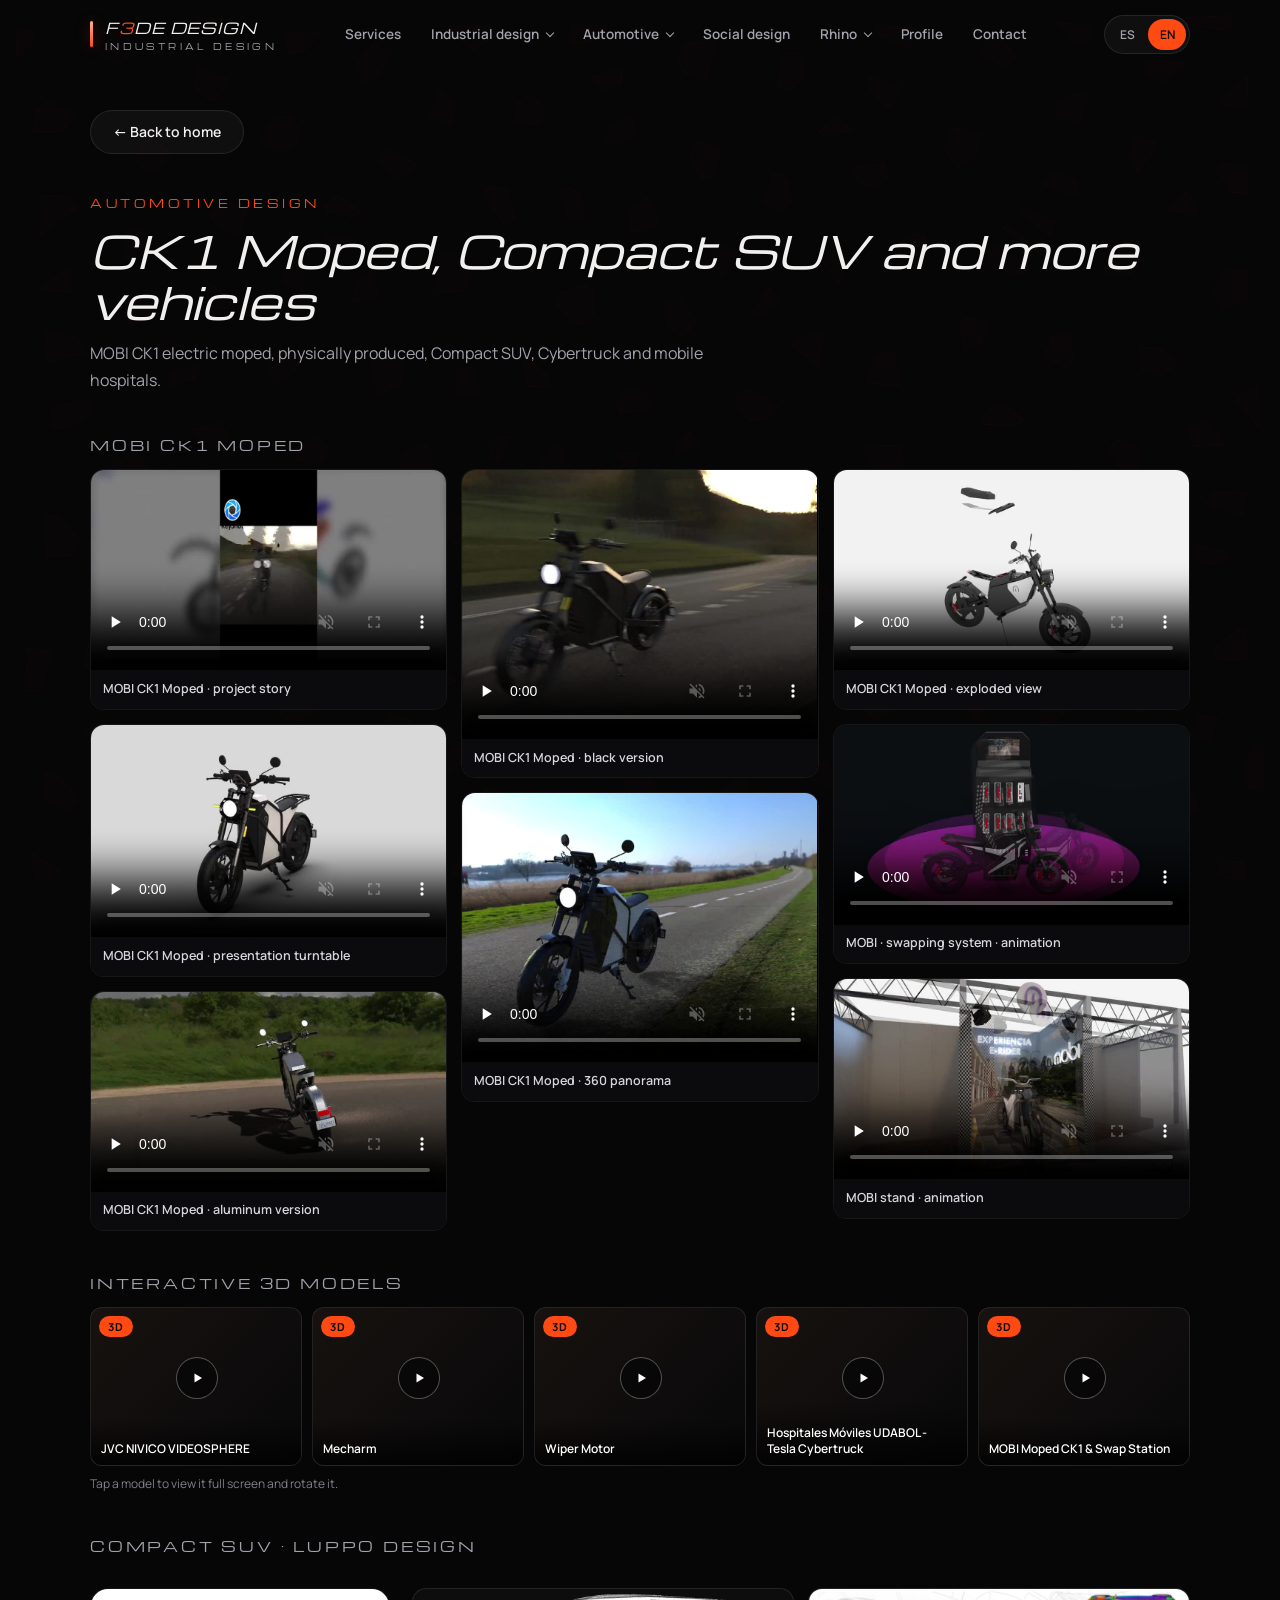
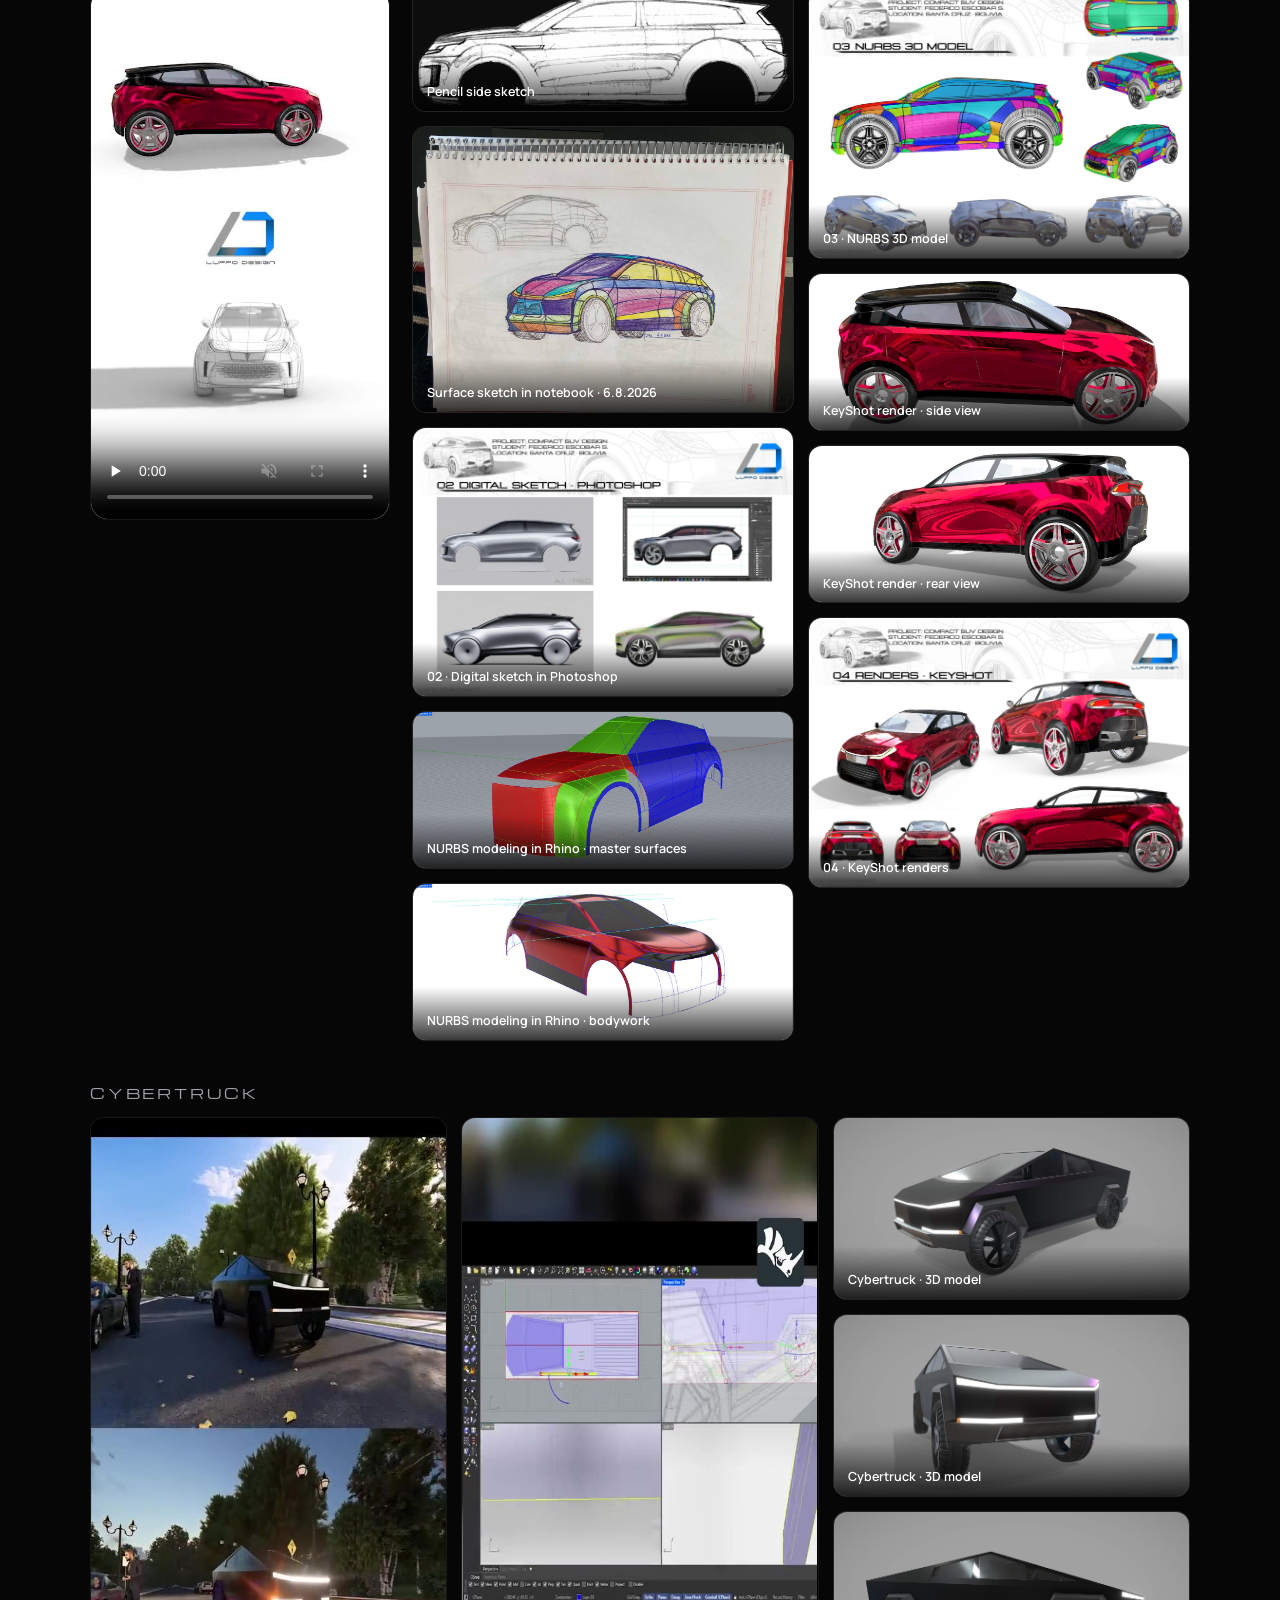
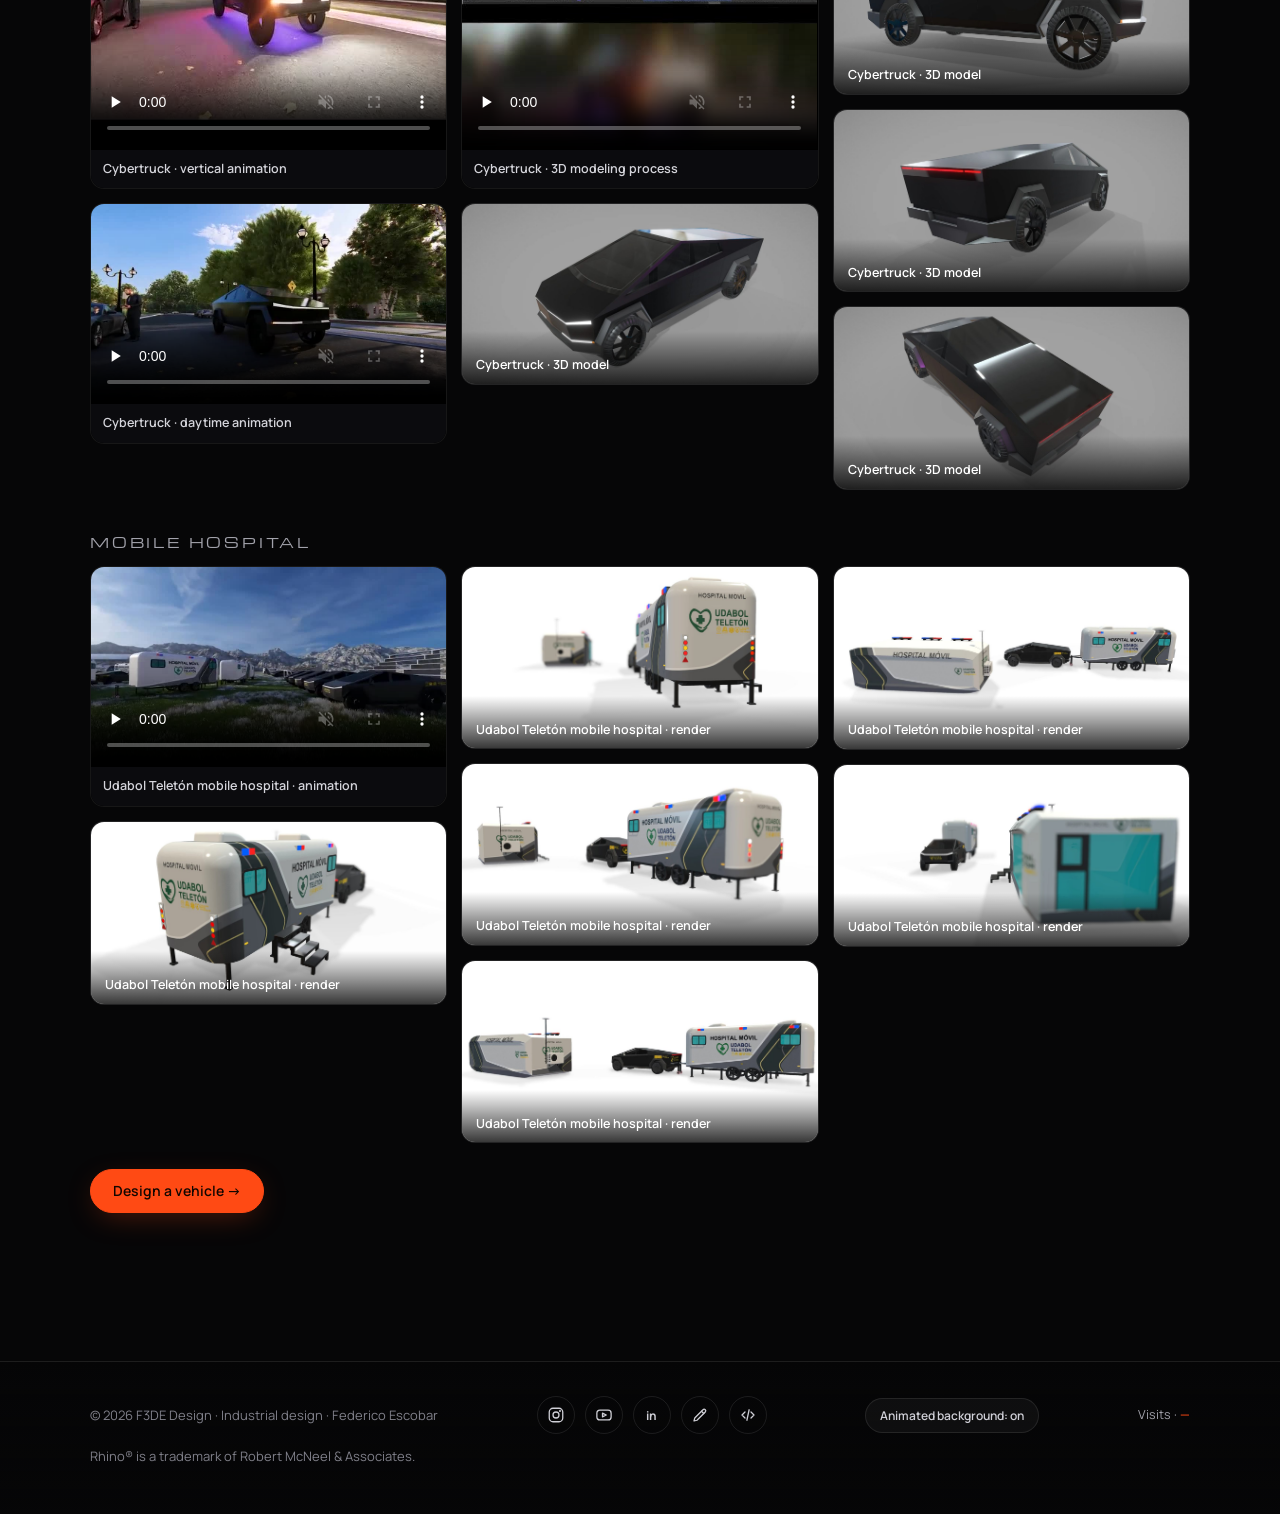
<file: automotriz.html>
<!doctype html>
<html lang="es">
<head>
<meta charset="utf-8">
<meta name="viewport" content="width=device-width, initial-scale=1, viewport-fit=cover">
<title>Diseño automotriz · F3DE Design</title>
<meta name="description" content="Diseño automotriz de F3DE Design: moped eléctrico MOBI CK1, Compact SUV, Cybertruck y hospitales móviles.">
<meta name="theme-color" content="#060607">
<meta property="og:image" content="https://fedemergent.github.io/f3de-design/assets/og.jpg">
<link rel="icon" href="assets/logo-f3de-cuadrado-512.png">
<link rel="apple-touch-icon" href="assets/logo-f3de-cuadrado-512.png">
<link rel="preconnect" href="https://fonts.googleapis.com">
<link rel="preconnect" href="https://fonts.gstatic.com" crossorigin>
<link href="https://fonts.googleapis.com/css2?family=Manrope:wght@400;500;600;700&family=Michroma&display=swap" rel="stylesheet">
<link rel="stylesheet" href="assets/site.css?v=59">
</head>
<body>
<canvas id="bg" aria-hidden="true"></canvas>
<div id="page">
<header class="nav" id="nav">
  <div class="wrap nav-in">
    <a class="brand" href="index.html" aria-label="F3DE Design, inicio">
      <span class="bar"></span>
      <span>F<b>3</b>DE DESIGN<small>DISEÑO INDUSTRIAL</small></span>
    </a>
    <div class="lang" role="group" aria-label="Idioma"><button type="button" data-lang="es" aria-pressed="true">ES</button><button type="button" data-lang="en" aria-pressed="false">EN</button></div>
    <button class="burger" id="burger" aria-label="Abrir menú" aria-expanded="false" aria-controls="menu"><span></span><span></span><span></span></button>
    <nav id="menu" aria-label="Principal">
      <ul>
        <li><a class="l" href="index.html#servicios">Servicios</a></li>
        <li class="has-sub"><a class="lp" href="index.html#modelos">Diseño industrial</a>
          <ul class="sub-menu">
            <li><a class="l" href="index.html#modelos">Modelos 3D</a></li>
            <li><a class="l" href="index.html#prototipado">Prototipos</a></li>
            <li><a class="l" href="index.html#productos">Productos manufacturados</a></li>
          </ul></li>
        <li class="has-sub"><a class="lp" href="index.html#automotriz">Automotriz</a>
          <ul class="sub-menu">
            <li><a class="l" href="index.html#automotriz">Vehículos y movilidad</a></li>
            <li><a class="l" href="index.html#foodtrucks">Food trucks</a></li>
          </ul></li>
        <li><a class="l" href="index.html#proposito">Diseño social</a></li>
        <li class="has-sub"><a class="lp" href="index.html#cursos">Rhino</a>
          <ul class="sub-menu">
            <li><a class="l" href="index.html#plugins">Plugins</a></li>
            <li><a class="l" href="index.html#tutoriales">Tutoriales</a></li>
            <li><a class="l" href="index.html#cursos">Cursos y capacitación</a></li>
          </ul></li>
        <li><a class="l" href="index.html#sobre-mi">Perfil</a></li>
        <li><a class="l" href="index.html#contacto">Contacto</a></li>
      </ul>
    </nav>
  </div>
</header>
<main>
  <div class="wrap cpage">
    <a class="btn back" href="index.html#automotriz">← Volver al inicio</a>
    <section style="padding-top:26px">
      <div class="reveal">
        <p class="eyebrow">Diseño automotriz</p>
        <h1>Moped CK1, Compact SUV y más vehículos</h1>
        <p class="lead">Moped eléctrico MOBI CK1, producido físicamente, Compact SUV, Cybertruck y hospitales móviles.</p>
      </div>
      <h2 class="gh reveal">MOBI Moped CK1</h2>
        <div class="gal reveal">
          <div class="vfig"><video controls muted loop playsinline preload="none" poster="assets/automotriz/moto-mobi.jpg" aria-label="MOBI Moped CK1 · historia del proyecto"><source src="assets/automotriz/moto-mobi.mp4" type="video/mp4"></video><span class="vcap">MOBI Moped CK1 · historia del proyecto</span></div>
          <div class="vfig"><video controls muted loop playsinline preload="none" poster="assets/automotriz/moto-ck1-giro.jpg" aria-label="MOBI Moped CK1 · giro de presentación"><source src="assets/automotriz/moto-ck1-giro.mp4" type="video/mp4"></video><span class="vcap">MOBI Moped CK1 · giro de presentación</span></div>
          <div class="vfig"><video controls muted loop playsinline preload="none" poster="assets/automotriz/moto-ck1-aluminio.jpg" aria-label="MOBI Moped CK1 · versión aluminio"><source src="assets/automotriz/moto-ck1-aluminio.mp4" type="video/mp4"></video><span class="vcap">MOBI Moped CK1 · versión aluminio</span></div>
          <div class="vfig"><video controls muted loop playsinline preload="none" poster="assets/automotriz/moto-ck1-negra.jpg" aria-label="MOBI Moped CK1 · versión negra"><source src="assets/automotriz/moto-ck1-negra.mp4" type="video/mp4"></video><span class="vcap">MOBI Moped CK1 · versión negra</span></div>
          <div class="vfig"><video controls muted loop playsinline preload="none" poster="assets/automotriz/moto-ck1-panorama.jpg" aria-label="MOBI Moped CK1 · panorámica 360"><source src="assets/automotriz/moto-ck1-panorama.mp4" type="video/mp4"></video><span class="vcap">MOBI Moped CK1 · panorámica 360</span></div>
          <div class="vfig"><video controls muted loop playsinline preload="none" poster="assets/automotriz/moto-ck1-explotada.jpg" aria-label="MOBI Moped CK1 · vista explosionada"><source src="assets/automotriz/moto-ck1-explotada.mp4" type="video/mp4"></video><span class="vcap">MOBI Moped CK1 · vista explosionada</span></div>
          <div class="vfig"><video controls muted loop playsinline preload="none" poster="assets/automotriz/swapping.jpg" aria-label="MOBI · sistema de intercambio (swapping) · animación"><source src="assets/automotriz/swapping.mp4" type="video/mp4"></video><span class="vcap">MOBI · sistema de intercambio (swapping) · animación</span></div>
          <div class="vfig"><video controls muted loop playsinline preload="none" poster="assets/automotriz/stand-mobi.jpg" aria-label="Stand MOBI · animación"><source src="assets/automotriz/stand-mobi.mp4" type="video/mp4"></video><span class="vcap">Stand MOBI · animación</span></div>
        </div>
      <h2 class="gh reveal">Modelos 3D interactivos</h2>
      <div class="s3d reveal"><button type="button" class="s3d-card" data-uid="2e8339246f2941079dfa7e27353551c7" data-title="JVC NIVICO VIDEOSPHERE"><span class="s3d-b">3D</span><span class="s3d-t">JVC NIVICO VIDEOSPHERE</span></button><button type="button" class="s3d-card" data-uid="107a70cd0305435e8d38c08bcf0a7483" data-title="Mecharm"><span class="s3d-b">3D</span><span class="s3d-t">Mecharm</span></button><button type="button" class="s3d-card" data-uid="342f6c7ad57645c3a4a003a2392fb2a5" data-title="Wiper Motor"><span class="s3d-b">3D</span><span class="s3d-t">Wiper Motor</span></button><button type="button" class="s3d-card" data-uid="650bf6b496a544a2b5a3e2cae732ffbb" data-title="Hospitales Móviles UDABOL - Tesla Cybertruck"><span class="s3d-b">3D</span><span class="s3d-t">Hospitales Móviles UDABOL - Tesla Cybertruck</span></button><button type="button" class="s3d-card" data-uid="44f4c33c6d9140029c27549fc9b59d5e" data-title="MOBI Moped CK1 &amp; Swap Station"><span class="s3d-b">3D</span><span class="s3d-t">MOBI Moped CK1 &amp; Swap Station</span></button></div>
      <p class="fine s3d-hint">Toca un modelo para verlo en pantalla completa y rotarlo.</p>
      <h2 class="gh reveal">Compact SUV · Luppo Design</h2>
        <div class="auto reveal">
          <div class="autovid"><video controls muted loop playsinline preload="none" poster="assets/video/suv-poster.jpg" aria-label="Video del proyecto Compact SUV"><source src="assets/video/suv-luppo.mp4" type="video/mp4"></video></div>
          <div class="gal">
          <figure class="frame" data-label="Boceto lateral a lápiz" data-group="suv"><img width="4478" height="1432" src="assets/automotriz/boceto-lateral.webp" alt="Boceto lateral a lápiz" loading="lazy"><span class="gcap">Boceto lateral a lápiz</span></figure>
          <figure class="frame" data-label="Boceto de superficies en cuaderno · 6.8.2026" data-group="suv"><img width="1300" height="975" src="assets/automotriz/boceto-cuaderno.jpg" alt="Boceto de superficies en cuaderno · 6.8.2026" loading="lazy"><span class="gcap">Boceto de superficies en cuaderno · 6.8.2026</span></figure>
          <figure class="frame" data-label="02 · Boceto digital en Photoshop" data-group="suv"><img width="1600" height="1131" src="assets/automotriz/02-boceto-digital.jpg" alt="02 · Boceto digital en Photoshop" loading="lazy"><span class="gcap">02 · Boceto digital en Photoshop</span></figure>
          <figure class="frame" data-label="Modelado NURBS en Rhino · superficies maestras" data-group="suv"><img width="1300" height="533" src="assets/automotriz/rhino-wip-1.jpg" alt="Modelado NURBS en Rhino · superficies maestras" loading="lazy"><span class="gcap">Modelado NURBS en Rhino · superficies maestras</span></figure>
          <figure class="frame" data-label="Modelado NURBS en Rhino · carrocería" data-group="suv"><img width="1300" height="533" src="assets/automotriz/rhino-wip-2.jpg" alt="Modelado NURBS en Rhino · carrocería" loading="lazy"><span class="gcap">Modelado NURBS en Rhino · carrocería</span></figure>
          <figure class="frame" data-label="03 · Modelo NURBS 3D" data-group="suv"><img width="1600" height="1131" src="assets/automotriz/03-nurbs.jpg" alt="03 · Modelo NURBS 3D" loading="lazy"><span class="gcap">03 · Modelo NURBS 3D</span></figure>
          <figure class="frame" data-label="Render KeyShot · vista lateral" data-group="suv"><img width="1300" height="535" src="assets/automotriz/render-lateral.jpg" alt="Render KeyShot · vista lateral" loading="lazy"><span class="gcap">Render KeyShot · vista lateral</span></figure>
          <figure class="frame" data-label="Render KeyShot · vista trasera" data-group="suv"><img width="1300" height="535" src="assets/automotriz/render-trasero.jpg" alt="Render KeyShot · vista trasera" loading="lazy"><span class="gcap">Render KeyShot · vista trasera</span></figure>
          <figure class="frame" data-label="04 · Renders KeyShot" data-group="suv"><img width="1600" height="1131" src="assets/automotriz/04-renders.jpg" alt="04 · Renders KeyShot" loading="lazy"><span class="gcap">04 · Renders KeyShot</span></figure>
          </div>
        </div>
      <h2 class="gh reveal">Cybertruck</h2>
        <div class="gal reveal">
          <div class="vfig"><video controls muted loop playsinline preload="none" poster="assets/automotriz/cyber-vertical.jpg" aria-label="Cybertruck · animación vertical"><source src="assets/automotriz/cyber-vertical.mp4" type="video/mp4"></video><span class="vcap">Cybertruck · animación vertical</span></div>
          <div class="vfig"><video controls muted loop playsinline preload="none" poster="assets/automotriz/cyber-dia.jpg" aria-label="Cybertruck · animación de día"><source src="assets/automotriz/cyber-dia.mp4" type="video/mp4"></video><span class="vcap">Cybertruck · animación de día</span></div>
          <div class="vfig"><video controls muted loop playsinline preload="none" poster="assets/automotriz/cyber-tutorial.jpg" aria-label="Cybertruck · proceso de modelado 3D"><source src="assets/automotriz/cyber-tutorial.mp4" type="video/mp4"></video><span class="vcap">Cybertruck · proceso de modelado 3D</span></div>
          <figure class="frame" data-label="Cybertruck · modelo 3D" data-group="cyber"><img width="1500" height="760" src="assets/automotriz/cybertruck-1.jpg" alt="Cybertruck · modelo 3D" loading="lazy"><span class="gcap">Cybertruck · modelo 3D</span></figure>
          <figure class="frame" data-label="Cybertruck · modelo 3D" data-group="cyber"><img width="1500" height="765" src="assets/automotriz/cybertruck-2.jpg" alt="Cybertruck · modelo 3D" loading="lazy"><span class="gcap">Cybertruck · modelo 3D</span></figure>
          <figure class="frame" data-label="Cybertruck · modelo 3D" data-group="cyber"><img width="1500" height="765" src="assets/automotriz/cybertruck-3.jpg" alt="Cybertruck · modelo 3D" loading="lazy"><span class="gcap">Cybertruck · modelo 3D</span></figure>
          <figure class="frame" data-label="Cybertruck · modelo 3D" data-group="cyber"><img width="1500" height="766" src="assets/automotriz/cybertruck-4.jpg" alt="Cybertruck · modelo 3D" loading="lazy"><span class="gcap">Cybertruck · modelo 3D</span></figure>
          <figure class="frame" data-label="Cybertruck · modelo 3D" data-group="cyber"><img width="1500" height="767" src="assets/automotriz/cybertruck-5.jpg" alt="Cybertruck · modelo 3D" loading="lazy"><span class="gcap">Cybertruck · modelo 3D</span></figure>
          <figure class="frame" data-label="Cybertruck · modelo 3D" data-group="cyber"><img width="1500" height="767" src="assets/automotriz/cybertruck-6.jpg" alt="Cybertruck · modelo 3D" loading="lazy"><span class="gcap">Cybertruck · modelo 3D</span></figure>
        </div>
      <h2 class="gh reveal">Hospital móvil</h2>
        <div class="gal reveal">
          <div class="vfig"><video controls muted loop playsinline preload="none" poster="assets/automotriz/hospital-animacion.jpg" aria-label="Hospital móvil Udabol Teletón · animación"><source src="assets/automotriz/hospital-animacion.mp4" type="video/mp4"></video><span class="vcap">Hospital móvil Udabol Teletón · animación</span></div>
          <figure class="frame" data-label="Hospital móvil Udabol Teletón · render" data-group="hosp"><img width="1500" height="769" src="assets/automotriz/hospital-1.jpg" alt="Hospital móvil Udabol Teletón · render" loading="lazy"><span class="gcap">Hospital móvil Udabol Teletón · render</span></figure>
          <figure class="frame" data-label="Hospital móvil Udabol Teletón · render" data-group="hosp"><img width="1500" height="765" src="assets/automotriz/hospital-2.jpg" alt="Hospital móvil Udabol Teletón · render" loading="lazy"><span class="gcap">Hospital móvil Udabol Teletón · render</span></figure>
          <figure class="frame" data-label="Hospital móvil Udabol Teletón · render" data-group="hosp"><img width="1500" height="761" src="assets/automotriz/hospital-3.jpg" alt="Hospital móvil Udabol Teletón · render" loading="lazy"><span class="gcap">Hospital móvil Udabol Teletón · render</span></figure>
          <figure class="frame" data-label="Hospital móvil Udabol Teletón · render" data-group="hosp"><img width="1500" height="767" src="assets/automotriz/hospital-4.jpg" alt="Hospital móvil Udabol Teletón · render" loading="lazy"><span class="gcap">Hospital móvil Udabol Teletón · render</span></figure>
          <figure class="frame" data-label="Hospital móvil Udabol Teletón · render" data-group="hosp"><img width="1500" height="767" src="assets/automotriz/hospital-5.jpg" alt="Hospital móvil Udabol Teletón · render" loading="lazy"><span class="gcap">Hospital móvil Udabol Teletón · render</span></figure>
          <figure class="frame" data-label="Hospital móvil Udabol Teletón · render" data-group="hosp"><img width="1500" height="765" src="assets/automotriz/hospital-6.jpg" alt="Hospital móvil Udabol Teletón · render" loading="lazy"><span class="gcap">Hospital móvil Udabol Teletón · render</span></figure>
        </div>
      <p class="more-ft" style="margin-top:26px"><a class="btn pri" href="index.html#contacto">Diseñar un vehículo →</a></p>
    </section>
  </div>
</main>
<footer>
  <div class="wrap"><span>© 2026 F3DE Design · Diseño industrial · Federico Escobar</span><div class="soc" aria-label="Redes">
      <a href="https://www.instagram.com/di.fedemergent/" target="_blank" rel="noopener" aria-label="Instagram"><svg viewBox="0 0 24 24"><rect x="3" y="3" width="18" height="18" rx="5"/><circle cx="12" cy="12" r="4"/><circle cx="17.3" cy="6.7" r=".6"/></svg></a>
      <a href="https://www.youtube.com/@F3DE.Design" target="_blank" rel="noopener" aria-label="YouTube"><svg viewBox="0 0 24 24"><rect x="2.5" y="5.5" width="19" height="13" rx="4"/><path d="M10 9.5l5 2.5-5 2.5z"/></svg></a>
      <a href="https://www.linkedin.com/in/fedemergent" target="_blank" rel="noopener" aria-label="LinkedIn">in</a>
      <a href="https://fedemergent.blogspot.com" target="_blank" rel="noopener" aria-label="Blog"><svg viewBox="0 0 24 24"><path d="M4 20l4-1 11-11a2.1 2.1 0 0 0-3-3L5 16l-1 4z"/><path d="M14 7l3 3"/></svg></a>
      <a href="https://github.com/fedemergent" target="_blank" rel="noopener" aria-label="GitHub"><svg viewBox="0 0 24 24"><path d="M8 8l-4 4 4 4M16 8l4 4-4 4M13.5 5l-3 14"/></svg></a>
    </div><button class="motion-toggle" id="motionBtn" type="button" aria-pressed="true">Fondo animado: sí</button><span class="stats" id="footStats">Visitas · <b data-count="visitas">—</b></span><span>Rhino® es marca de Robert McNeel &amp; Associates.</span></div>
</footer>
</div>
<div id="lb" role="dialog" aria-modal="true" aria-label="Vista ampliada"></div>
<script src="assets/counters.js?v=59"></script>
<script src="assets/common.js?v=59"></script>
<script>
window.__field.dim = .5; window.__field.target = .5;
</script>
<script src="assets/i18n.js?v=59"></script>
</body>
</html>
</file>
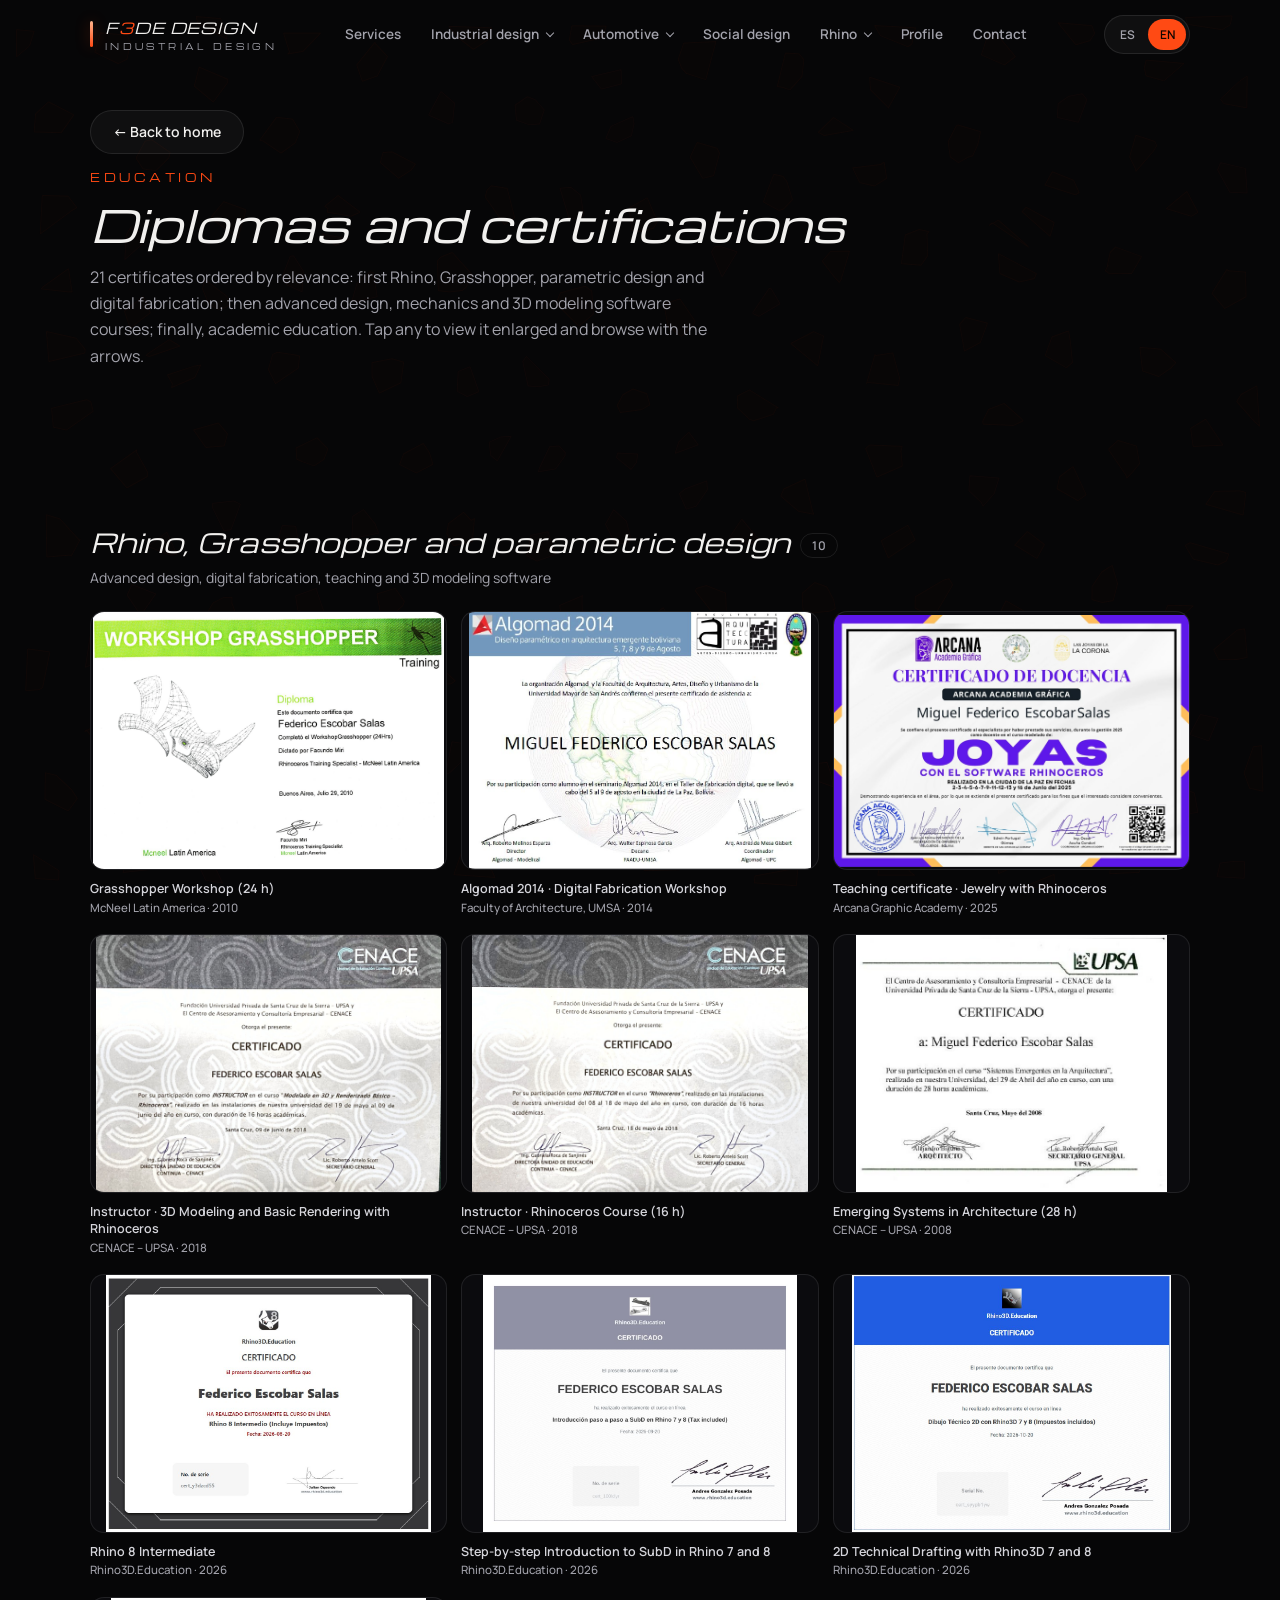
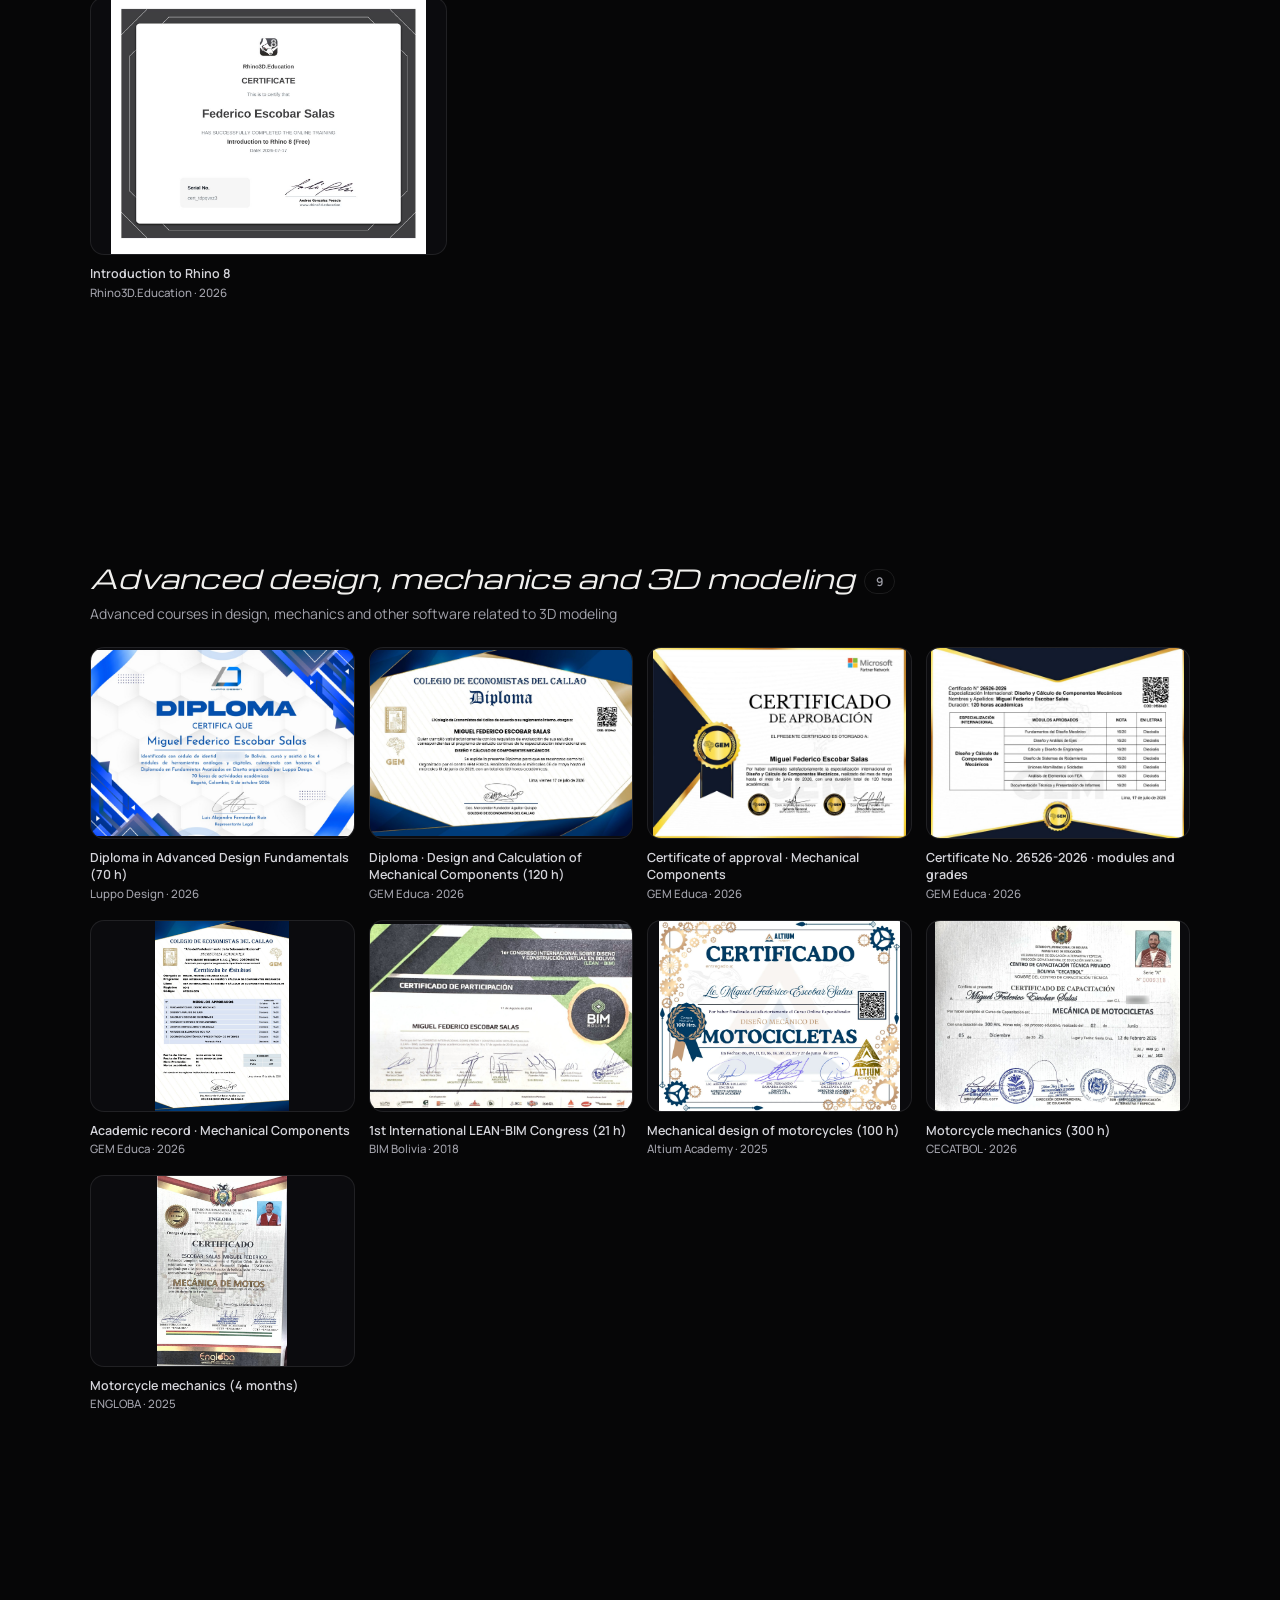
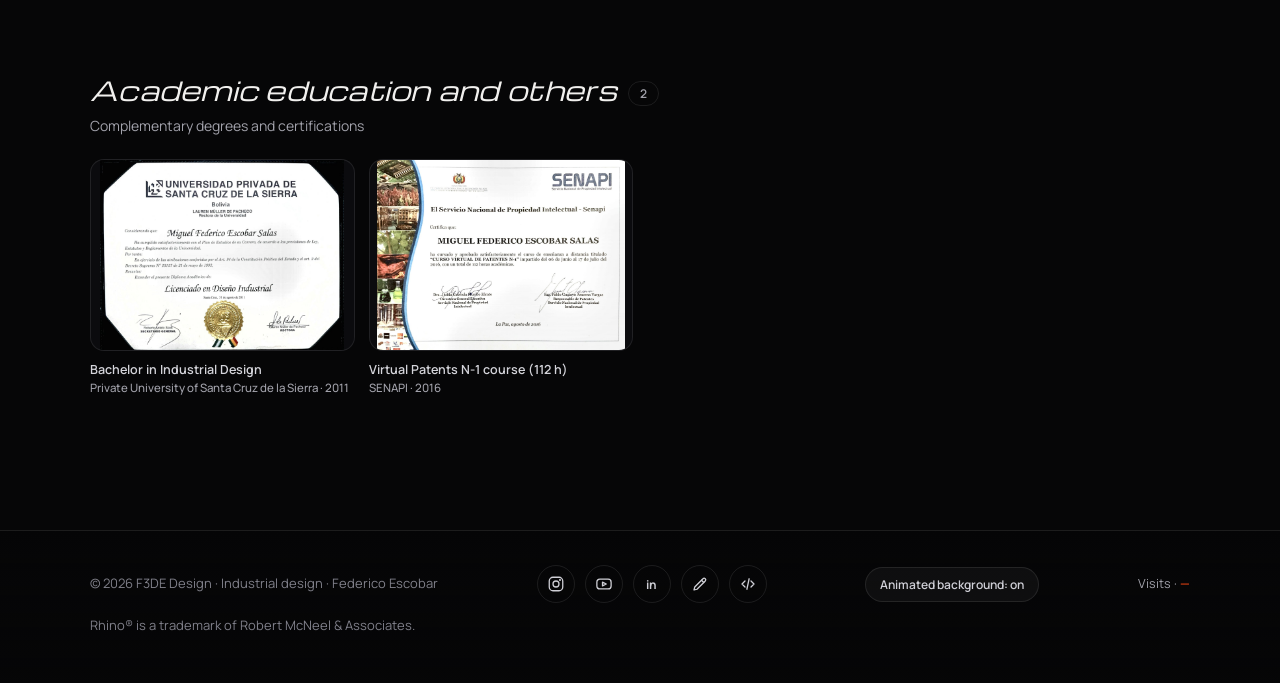
<file: certificados.html>
<!doctype html>
<html lang="es">
<head>
<meta charset="utf-8">
<meta name="viewport" content="width=device-width, initial-scale=1, viewport-fit=cover">
<title>Certificados · F3DE Design</title>
<meta name="description" content="Diplomas y certificaciones de Federico Escobar: Rhino, Grasshopper, diseño paramétrico, fabricación digital, mecánica y formación académica.">
<meta name="theme-color" content="#060607">
<meta property="og:image" content="https://fedemergent.github.io/f3de-design/assets/og.jpg">
<link rel="icon" href="assets/logo-f3de-cuadrado-512.png">
<link rel="apple-touch-icon" href="assets/logo-f3de-cuadrado-512.png">
<link rel="preconnect" href="https://fonts.googleapis.com">
<link rel="preconnect" href="https://fonts.gstatic.com" crossorigin>
<link href="https://fonts.googleapis.com/css2?family=Manrope:wght@400;500;600;700&family=Michroma&display=swap" rel="stylesheet">
<link rel="stylesheet" href="assets/site.css?v=59">
</head>
<body>
<canvas id="bg" aria-hidden="true"></canvas>
<div id="page">
<header class="nav" id="nav">
  <div class="wrap nav-in">
    <a class="brand" href="index.html" aria-label="F3DE Design, inicio">
      <span class="bar"></span>
      <span>F<b>3</b>DE DESIGN<small>DISEÑO INDUSTRIAL</small></span>
    </a>
    <div class="lang" role="group" aria-label="Idioma"><button type="button" data-lang="es" aria-pressed="true">ES</button><button type="button" data-lang="en" aria-pressed="false">EN</button></div>
    <button class="burger" id="burger" aria-label="Abrir menú" aria-expanded="false" aria-controls="menu"><span></span><span></span><span></span></button>
    <nav id="menu" aria-label="Principal">
      <ul>
        <li><a class="l" href="index.html#servicios">Servicios</a></li>
        <li class="has-sub"><a class="lp" href="index.html#modelos">Diseño industrial</a>
          <ul class="sub-menu">
            <li><a class="l" href="index.html#modelos">Modelos 3D</a></li>
            <li><a class="l" href="index.html#prototipado">Prototipos</a></li>
            <li><a class="l" href="index.html#productos">Productos manufacturados</a></li>
          </ul></li>
        <li class="has-sub"><a class="lp" href="index.html#automotriz">Automotriz</a>
          <ul class="sub-menu">
            <li><a class="l" href="index.html#automotriz">Vehículos y movilidad</a></li>
            <li><a class="l" href="index.html#foodtrucks">Food trucks</a></li>
          </ul></li>
        <li><a class="l" href="index.html#proposito">Diseño social</a></li>
        <li class="has-sub"><a class="lp" href="index.html#cursos">Rhino</a>
          <ul class="sub-menu">
            <li><a class="l" href="index.html#plugins">Plugins</a></li>
            <li><a class="l" href="index.html#tutoriales">Tutoriales</a></li>
            <li><a class="l" href="index.html#cursos">Cursos y capacitación</a></li>
          </ul></li>
        <li><a class="l" href="index.html#sobre-mi">Perfil</a></li>
        <li><a class="l" href="index.html#contacto">Contacto</a></li>
      </ul>
    </nav>
  </div>
</header>
<main>
  <div class="wrap cpage">
    <a class="btn back" href="index.html#sobre-mi">← Volver al inicio</a>
    <p class="eyebrow">Formación</p>
    <h1>Diplomas y certificaciones</h1>
    <p class="lead">21 certificados ordenados por relevancia: primero Rhino, Grasshopper, diseño paramétrico y fabricación digital; después cursos avanzados de diseño, mecánica y software de modelado 3D; al final, la formación académica. Toca cualquiera para verlo ampliado y navega con las flechas.</p>
    <section class="cgroup reveal">
      <h2>Rhino, Grasshopper y diseño paramétrico<span class="n">10</span></h2>
      <p class="sub">Diseño avanzado, fabricación digital, docencia y software de modelado 3D</p>
      <div class="cgrid three">
        <figure><div class="frame" data-label="Workshop Grasshopper (24 h) · McNeel Latin America · 2010" data-group="all"><img width="1500" height="1100" src="assets/certs/grasshopper-mcneel-2010.jpg?v=59" alt="Workshop Grasshopper (24 h)" loading="lazy"></div><span class="cap">Workshop Grasshopper (24 h)<small>McNeel Latin America · 2010</small></span></figure>
        <figure><div class="frame" data-label="Algomad 2014 · Taller de Fabricación digital · Facultad de Arquitectura, UMSA · 2014" data-group="all"><img width="853" height="639" src="assets/certs/algomad-2014.jpg" alt="Algomad 2014 · Taller de Fabricación digital" loading="lazy"></div><span class="cap">Algomad 2014 · Taller de Fabricación digital<small>Facultad de Arquitectura, UMSA · 2014</small></span></figure>
        <figure><div class="frame" data-label="Certificado de docencia · Joyas con Rhinoceros · Arcana Academia Gráfica · 2025" data-group="all"><img width="1500" height="1061" src="assets/certs/arcana-docencia-2025.jpg" alt="Certificado de docencia · Joyas con Rhinoceros" loading="lazy"></div><span class="cap">Certificado de docencia · Joyas con Rhinoceros<small>Arcana Academia Gráfica · 2025</small></span></figure>
        <figure><div class="frame" data-label="Instructor · Modelado 3D y Renderizado Básico con Rhinoceros · CENACE – UPSA · 2018" data-group="all"><img width="1500" height="1117" src="assets/certs/cenace-instructor-modelado-2018.jpg" alt="Instructor · Modelado 3D y Renderizado Básico con Rhinoceros" loading="lazy"></div><span class="cap">Instructor · Modelado 3D y Renderizado Básico con Rhinoceros<small>CENACE – UPSA · 2018</small></span></figure>
        <figure><div class="frame" data-label="Instructor · Curso de Rhinoceros (16 h) · CENACE – UPSA · 2018" data-group="all"><img width="1500" height="1145" src="assets/certs/cenace-instructor-rhino-2018.jpg" alt="Instructor · Curso de Rhinoceros (16 h)" loading="lazy"></div><span class="cap">Instructor · Curso de Rhinoceros (16 h)<small>CENACE – UPSA · 2018</small></span></figure>
        <figure><div class="frame" data-label="Sistemas Emergentes en la Arquitectura (28 h) · CENACE – UPSA · 2008" data-group="all"><img width="660" height="546" src="assets/certs/upsa-sistemas-emergentes-2008.jpg" alt="Sistemas Emergentes en la Arquitectura (28 h)" loading="lazy"></div><span class="cap">Sistemas Emergentes en la Arquitectura (28 h)<small>CENACE – UPSA · 2008</small></span></figure>
        <figure><div class="frame" data-label="Rhino 8 Intermedio · Rhino3D.Education · 2026" data-group="all"><img width="1018" height="805" src="assets/certs/r3de-rhino8-intermedio.jpg" alt="Rhino 8 Intermedio" loading="lazy"></div><span class="cap">Rhino 8 Intermedio<small>Rhino3D.Education · 2026</small></span></figure>
        <figure><div class="frame" data-label="Introducción paso a paso a SubD en Rhino 7 y 8 · Rhino3D.Education · 2026" data-group="all"><img width="1032" height="844" src="assets/certs/r3de-subd.jpg" alt="Introducción paso a paso a SubD en Rhino 7 y 8" loading="lazy"></div><span class="cap">Introducción paso a paso a SubD en Rhino 7 y 8<small>Rhino3D.Education · 2026</small></span></figure>
        <figure><div class="frame" data-label="Dibujo técnico 2D con Rhino3D 7 y 8 · Rhino3D.Education · 2026" data-group="all"><img width="1011" height="814" src="assets/certs/r3de-dibujo-2d.jpg" alt="Dibujo técnico 2D con Rhino3D 7 y 8" loading="lazy"></div><span class="cap">Dibujo técnico 2D con Rhino3D 7 y 8<small>Rhino3D.Education · 2026</small></span></figure>
        <figure><div class="frame" data-label="Introduction to Rhino 8 · Rhino3D.Education · 2026" data-group="all"><img width="1114" height="910" src="assets/certs/r3de-intro-rhino8.jpg" alt="Introduction to Rhino 8" loading="lazy"></div><span class="cap">Introduction to Rhino 8<small>Rhino3D.Education · 2026</small></span></figure>
      </div>
    </section>
    <section class="cgroup reveal">
      <h2>Diseño avanzado, mecánica y modelado 3D<span class="n">9</span></h2>
      <p class="sub">Cursos avanzados de diseño, mecánica y otros programas relacionados con el modelado 3D</p>
      <div class="cgrid ">
        <figure><div class="frame" data-label="Diplomado en Fundamentos Avanzados en Diseño (70 h) · Luppo Design · 2026" data-group="all"><img width="1500" height="1060" src="assets/certs/luppo-diplomado-diseno-2026.jpg" alt="Diplomado en Fundamentos Avanzados en Diseño (70 h)" loading="lazy"></div><span class="cap">Diplomado en Fundamentos Avanzados en Diseño (70 h)<small>Luppo Design · 2026</small></span></figure>
        <figure><div class="frame" data-label="Diploma · Diseño y Cálculo de Componentes Mecánicos (120 h) · GEM Educa · 2026" data-group="all"><img width="1425" height="1010" src="assets/certs/gem-diploma-2026.jpg" alt="Diploma · Diseño y Cálculo de Componentes Mecánicos (120 h)" loading="lazy"></div><span class="cap">Diploma · Diseño y Cálculo de Componentes Mecánicos (120 h)<small>GEM Educa · 2026</small></span></figure>
        <figure><div class="frame" data-label="Certificado de aprobación · Componentes Mecánicos · GEM Educa · 2026" data-group="all"><img width="1296" height="972" src="assets/certs/gem-certificado-aprobacion-2026.jpg" alt="Certificado de aprobación · Componentes Mecánicos" loading="lazy"></div><span class="cap">Certificado de aprobación · Componentes Mecánicos<small>GEM Educa · 2026</small></span></figure>
        <figure><div class="frame" data-label="Certificado N.º 26526-2026 · módulos y notas · GEM Educa · 2026" data-group="all"><img width="1296" height="972" src="assets/certs/gem-modulos-26526-2026.jpg" alt="Certificado N.º 26526-2026 · módulos y notas" loading="lazy"></div><span class="cap">Certificado N.º 26526-2026 · módulos y notas<small>GEM Educa · 2026</small></span></figure>
        <figure><div class="frame" data-label="Certificado de estudios · Componentes Mecánicos · GEM Educa · 2026" data-group="all"><img width="1010" height="1425" src="assets/certs/gem-certificado-estudios-2026.jpg" alt="Certificado de estudios · Componentes Mecánicos" loading="lazy"></div><span class="cap">Certificado de estudios · Componentes Mecánicos<small>GEM Educa · 2026</small></span></figure>
        <figure><div class="frame" data-label="1er Congreso Internacional LEAN-BIM (21 h) · BIM Bolivia · 2018" data-group="all"><img width="1500" height="1048" src="assets/certs/bim-bolivia-2018.jpg" alt="1er Congreso Internacional LEAN-BIM (21 h)" loading="lazy"></div><span class="cap">1er Congreso Internacional LEAN-BIM (21 h)<small>BIM Bolivia · 2018</small></span></figure>
        <figure><div class="frame" data-label="Diseño mecánico de motocicletas (100 h) · Altium Academy · 2025" data-group="all"><img width="1500" height="1178" src="assets/certs/altium-motocicletas-2025.jpg" alt="Diseño mecánico de motocicletas (100 h)" loading="lazy"></div><span class="cap">Diseño mecánico de motocicletas (100 h)<small>Altium Academy · 2025</small></span></figure>
        <figure><div class="frame" data-label="Mecánica de motocicletas (300 h) · CECATBOL · 2026" data-group="all"><img width="1500" height="1161" src="assets/certs/cecatbol-mecanica-motocicletas-2026.jpg" alt="Mecánica de motocicletas (300 h)" loading="lazy"></div><span class="cap">Mecánica de motocicletas (300 h)<small>CECATBOL · 2026</small></span></figure>
        <figure><div class="frame" data-label="Mecánica de motos (4 meses) · ENGLOBA · 2025" data-group="all"><img width="1032" height="1500" src="assets/certs/engloba-mecanica-motos-2025.jpg" alt="Mecánica de motos (4 meses)" loading="lazy"></div><span class="cap">Mecánica de motos (4 meses)<small>ENGLOBA · 2025</small></span></figure>
      </div>
    </section>
    <section class="cgroup reveal">
      <h2>Formación académica y otros<span class="n">2</span></h2>
      <p class="sub">Títulos y certificaciones complementarias</p>
      <div class="cgrid ">
        <figure><div class="frame" data-label="Licenciado en Diseño Industrial · Universidad Privada de Santa Cruz de la Sierra · 2011" data-group="all"><img width="1500" height="1168" src="assets/certs/lic-diseno-industrial.jpg" alt="Licenciado en Diseño Industrial" loading="lazy"></div><span class="cap">Licenciado en Diseño Industrial<small>Universidad Privada de Santa Cruz de la Sierra · 2011</small></span></figure>
        <figure><div class="frame" data-label="Curso virtual de Patentes N-1 (112 h) · SENAPI · 2016" data-group="all"><img width="1500" height="1149" src="assets/certs/senapi-patentes-2016.jpg" alt="Curso virtual de Patentes N-1 (112 h)" loading="lazy"></div><span class="cap">Curso virtual de Patentes N-1 (112 h)<small>SENAPI · 2016</small></span></figure>
      </div>
    </section>
  </div>
</main>
<footer>
  <div class="wrap"><span>© 2026 F3DE Design · Diseño industrial · Federico Escobar</span><div class="soc" aria-label="Redes">
      <a href="https://www.instagram.com/di.fedemergent/" target="_blank" rel="noopener" aria-label="Instagram"><svg viewBox="0 0 24 24"><rect x="3" y="3" width="18" height="18" rx="5"/><circle cx="12" cy="12" r="4"/><circle cx="17.3" cy="6.7" r=".6"/></svg></a>
      <a href="https://www.youtube.com/@F3DE.Design" target="_blank" rel="noopener" aria-label="YouTube"><svg viewBox="0 0 24 24"><rect x="2.5" y="5.5" width="19" height="13" rx="4"/><path d="M10 9.5l5 2.5-5 2.5z"/></svg></a>
      <a href="https://www.linkedin.com/in/fedemergent" target="_blank" rel="noopener" aria-label="LinkedIn">in</a>
      <a href="https://fedemergent.blogspot.com" target="_blank" rel="noopener" aria-label="Blog"><svg viewBox="0 0 24 24"><path d="M4 20l4-1 11-11a2.1 2.1 0 0 0-3-3L5 16l-1 4z"/><path d="M14 7l3 3"/></svg></a>
      <a href="https://github.com/fedemergent" target="_blank" rel="noopener" aria-label="GitHub"><svg viewBox="0 0 24 24"><path d="M8 8l-4 4 4 4M16 8l4 4-4 4M13.5 5l-3 14"/></svg></a>
    </div><button class="motion-toggle" id="motionBtn" type="button" aria-pressed="true">Fondo animado: sí</button><span class="stats" id="footStats">Visitas · <b data-count="visitas">—</b></span><span>Rhino® es marca de Robert McNeel &amp; Associates.</span></div>
</footer>
</div>
<div id="lb" role="dialog" aria-modal="true" aria-label="Vista ampliada"></div>
<script src="assets/counters.js?v=59"></script>
<script src="assets/common.js?v=59"></script>
<script>
window.__field.dim = .5; window.__field.target = .5;
</script>
<script src="assets/i18n.js?v=59"></script>
</body>
</html>
</file>
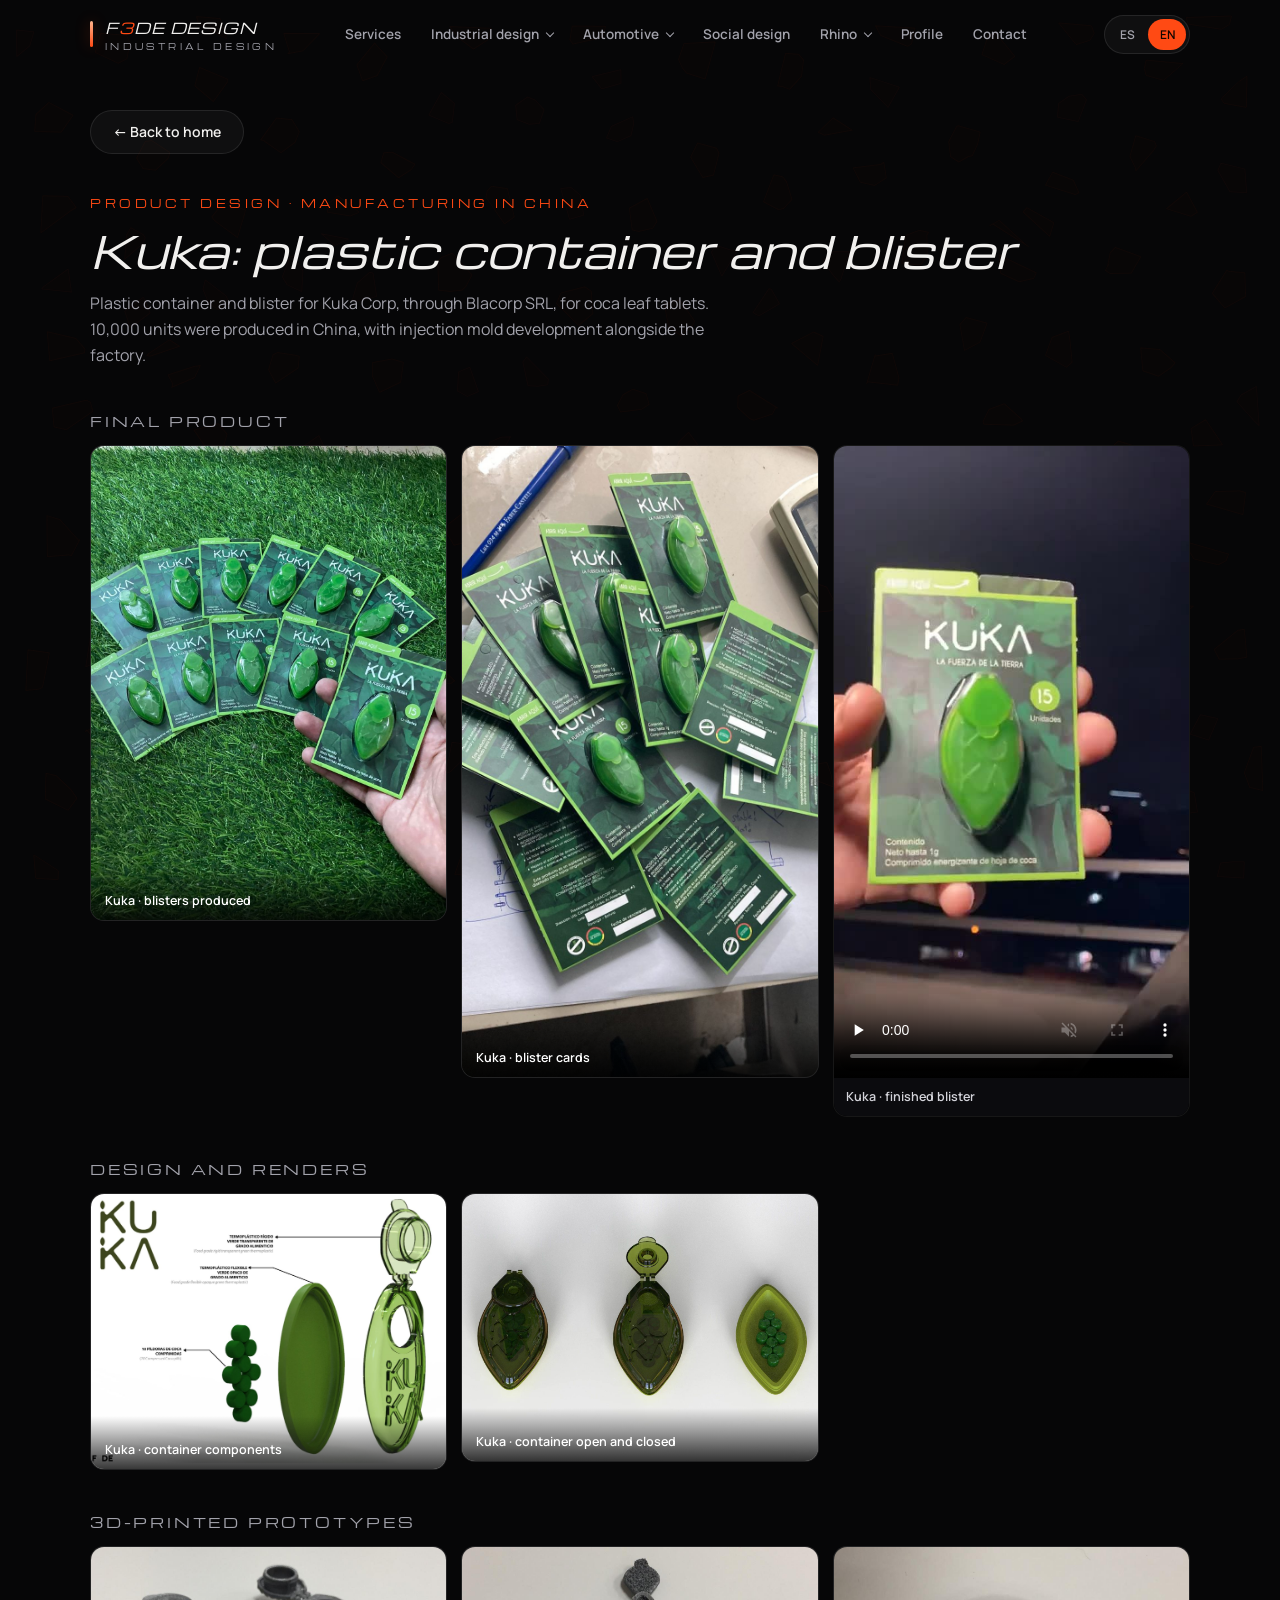
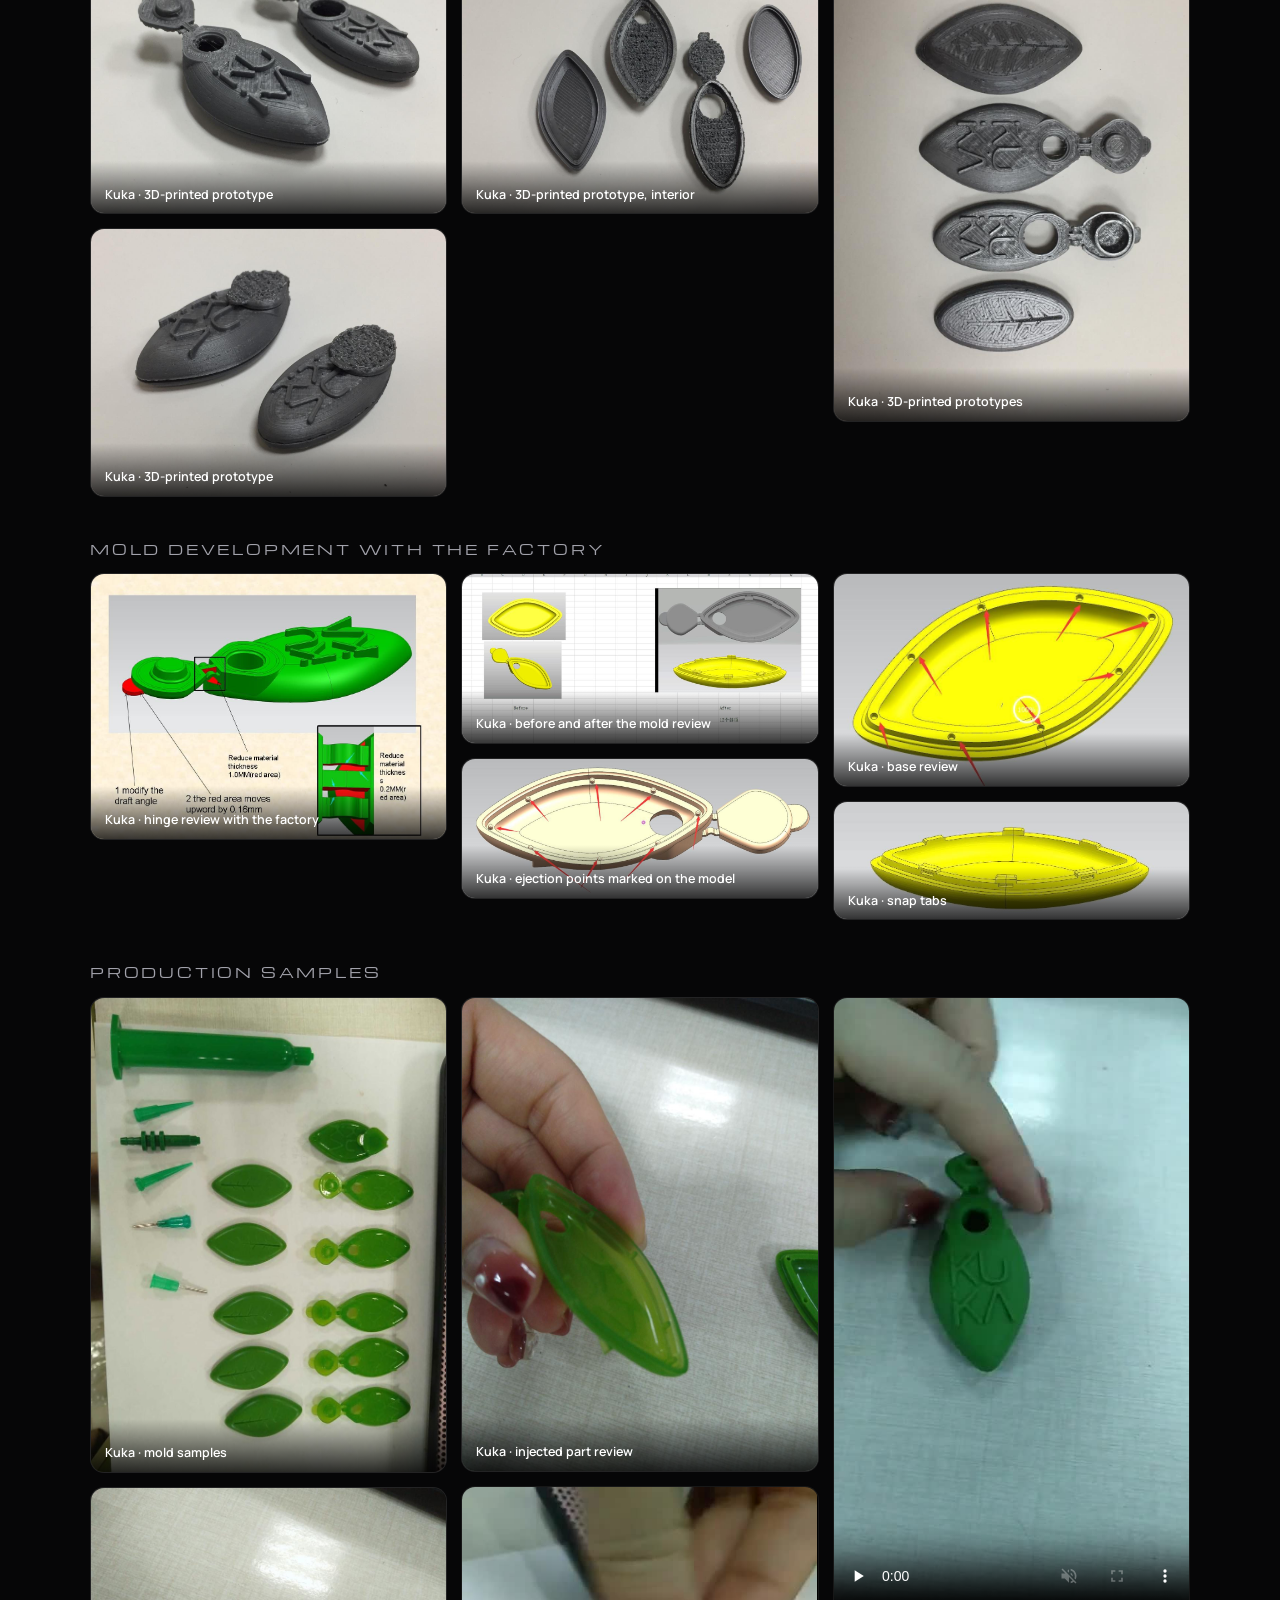
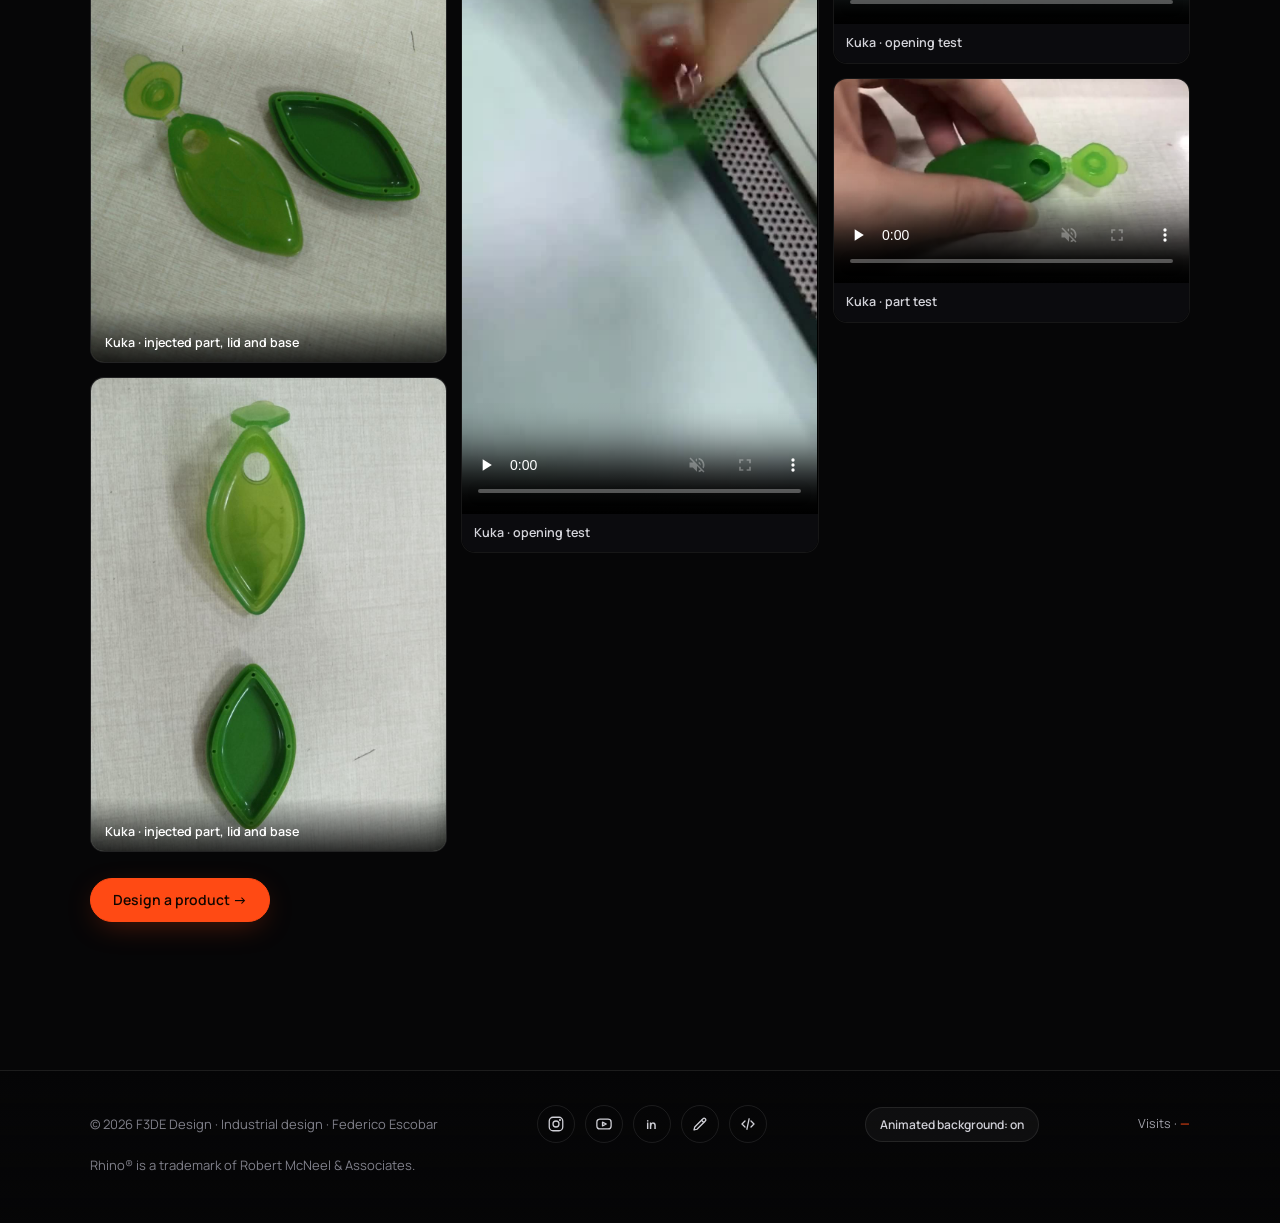
<file: kuka.html>
<!doctype html>
<html lang="es">
<head>
<meta charset="utf-8">
<meta name="viewport" content="width=device-width, initial-scale=1, viewport-fit=cover">
<title>Kuka · F3DE Design</title>
<meta name="description" content="Kuka: envase y blíster de plástico diseñado por F3DE Design y producido en China, 10.000 unidades.">
<meta name="theme-color" content="#060607">
<meta property="og:image" content="https://fedemergent.github.io/f3de-design/assets/og.jpg">
<link rel="icon" href="assets/logo-f3de-cuadrado-512.png">
<link rel="apple-touch-icon" href="assets/logo-f3de-cuadrado-512.png">
<link rel="preconnect" href="https://fonts.googleapis.com">
<link rel="preconnect" href="https://fonts.gstatic.com" crossorigin>
<link href="https://fonts.googleapis.com/css2?family=Manrope:wght@400;500;600;700&family=Michroma&display=swap" rel="stylesheet">
<link rel="stylesheet" href="assets/site.css?v=59">
</head>
<body>
<canvas id="bg" aria-hidden="true"></canvas>
<div id="page">
<header class="nav" id="nav">
  <div class="wrap nav-in">
    <a class="brand" href="index.html" aria-label="F3DE Design, inicio">
      <span class="bar"></span>
      <span>F<b>3</b>DE DESIGN<small>DISEÑO INDUSTRIAL</small></span>
    </a>
    <div class="lang" role="group" aria-label="Idioma"><button type="button" data-lang="es" aria-pressed="true">ES</button><button type="button" data-lang="en" aria-pressed="false">EN</button></div>
    <button class="burger" id="burger" aria-label="Abrir menú" aria-expanded="false" aria-controls="menu"><span></span><span></span><span></span></button>
    <nav id="menu" aria-label="Principal">
      <ul>
        <li><a class="l" href="index.html#servicios">Servicios</a></li>
        <li class="has-sub"><a class="lp" href="index.html#modelos">Diseño industrial</a>
          <ul class="sub-menu">
            <li><a class="l" href="index.html#modelos">Modelos 3D</a></li>
            <li><a class="l" href="index.html#prototipado">Prototipos</a></li>
            <li><a class="l" href="index.html#productos">Productos manufacturados</a></li>
          </ul></li>
        <li class="has-sub"><a class="lp" href="index.html#automotriz">Automotriz</a>
          <ul class="sub-menu">
            <li><a class="l" href="index.html#automotriz">Vehículos y movilidad</a></li>
            <li><a class="l" href="index.html#foodtrucks">Food trucks</a></li>
          </ul></li>
        <li><a class="l" href="index.html#proposito">Diseño social</a></li>
        <li class="has-sub"><a class="lp" href="index.html#cursos">Rhino</a>
          <ul class="sub-menu">
            <li><a class="l" href="index.html#plugins">Plugins</a></li>
            <li><a class="l" href="index.html#tutoriales">Tutoriales</a></li>
            <li><a class="l" href="index.html#cursos">Cursos y capacitación</a></li>
          </ul></li>
        <li><a class="l" href="index.html#sobre-mi">Perfil</a></li>
        <li><a class="l" href="index.html#contacto">Contacto</a></li>
      </ul>
    </nav>
  </div>
</header>
<main>
  <div class="wrap cpage">
    <a class="btn back" href="index.html#productos">← Volver al inicio</a>
    <section style="padding-top:26px">
      <div class="reveal">
        <p class="eyebrow">Diseño de productos · Manufactura en China</p>
        <h1>Kuka: envase y blíster de plástico</h1>
        <p class="lead">Envase de plástico y blíster para Kuka Corp, a través de Blacorp SRL, para comprimidos de hoja de coca. Se produjeron 10.000 unidades en China, con desarrollo de los moldes de inyección junto a la fábrica.</p>
      </div>
      <h2 class="gh reveal">Producto final</h2>
        <div class="gal reveal">
          <figure class="frame" data-label="Kuka · blísteres producidos" data-group="k-final"><img width="1050" height="1400" src="assets/productos/kuka/final-2.jpg" alt="Kuka · blísteres producidos" loading="lazy"><span class="gcap">Kuka · blísteres producidos</span></figure>
          <figure class="frame" data-label="Kuka · tarjetas con blíster" data-group="k-final"><img width="788" height="1400" src="assets/productos/kuka/final-1.jpg" alt="Kuka · tarjetas con blíster" loading="lazy"><span class="gcap">Kuka · tarjetas con blíster</span></figure>
          <div class="vfig"><video controls muted loop playsinline preload="none" poster="assets/productos/kuka/blister.jpg" aria-label="Kuka · blíster terminado"><source src="assets/productos/kuka/blister.mp4" type="video/mp4"></video><span class="vcap">Kuka · blíster terminado</span></div>
        </div>
      <h2 class="gh reveal">Diseño y renders</h2>
        <div class="gal reveal">
          <figure class="frame" data-label="Kuka · componentes del envase" data-group="k-ren"><img width="1700" height="1314" src="assets/productos/kuka/render-2.jpg" alt="Kuka · componentes del envase" loading="lazy"><span class="gcap">Kuka · componentes del envase</span></figure>
          <figure class="frame" data-label="Kuka · envase abierto y cerrado" data-group="k-ren"><img width="1280" height="960" src="assets/productos/kuka/render-1.jpg" alt="Kuka · envase abierto y cerrado" loading="lazy"><span class="gcap">Kuka · envase abierto y cerrado</span></figure>
        </div>
      <h2 class="gh reveal">Prototipos impresos en 3D</h2>
        <div class="gal reveal">
          <figure class="frame" data-label="Kuka · prototipo impreso en 3D" data-group="k-pro"><img width="1280" height="960" src="assets/productos/kuka/proto-1.jpg" alt="Kuka · prototipo impreso en 3D" loading="lazy"><span class="gcap">Kuka · prototipo impreso en 3D</span></figure>
          <figure class="frame" data-label="Kuka · prototipo impreso en 3D" data-group="k-pro"><img width="1280" height="960" src="assets/productos/kuka/proto-2.jpg" alt="Kuka · prototipo impreso en 3D" loading="lazy"><span class="gcap">Kuka · prototipo impreso en 3D</span></figure>
          <figure class="frame" data-label="Kuka · prototipo impreso en 3D, interior" data-group="k-pro"><img width="1280" height="960" src="assets/productos/kuka/proto-3.jpg" alt="Kuka · prototipo impreso en 3D, interior" loading="lazy"><span class="gcap">Kuka · prototipo impreso en 3D, interior</span></figure>
          <figure class="frame" data-label="Kuka · prototipos impresos en 3D" data-group="k-pro"><img width="960" height="1280" src="assets/productos/kuka/proto-4.jpg" alt="Kuka · prototipos impresos en 3D" loading="lazy"><span class="gcap">Kuka · prototipos impresos en 3D</span></figure>
        </div>
      <h2 class="gh reveal">Desarrollo del molde con la fábrica</h2>
        <div class="gal reveal">
          <figure class="frame" data-label="Kuka · revisión de la bisagra con la fábrica" data-group="k-mol"><img width="1061" height="791" src="assets/productos/kuka/molde-3.jpg" alt="Kuka · revisión de la bisagra con la fábrica" loading="lazy"><span class="gcap">Kuka · revisión de la bisagra con la fábrica</span></figure>
          <figure class="frame" data-label="Kuka · antes y después de la revisión del molde" data-group="k-mol"><img width="1280" height="609" src="assets/productos/kuka/molde-2.jpg" alt="Kuka · antes y después de la revisión del molde" loading="lazy"><span class="gcap">Kuka · antes y después de la revisión del molde</span></figure>
          <figure class="frame" data-label="Kuka · puntos de expulsión indicados en el modelo" data-group="k-mol"><img width="1280" height="500" src="assets/productos/kuka/molde-1.jpg" alt="Kuka · puntos de expulsión indicados en el modelo" loading="lazy"><span class="gcap">Kuka · puntos de expulsión indicados en el modelo</span></figure>
          <figure class="frame" data-label="Kuka · revisión de la base" data-group="k-mol"><img width="839" height="500" src="assets/productos/kuka/molde-4.jpg" alt="Kuka · revisión de la base" loading="lazy"><span class="gcap">Kuka · revisión de la base</span></figure>
          <figure class="frame" data-label="Kuka · pestañas de cierre" data-group="k-mol"><img width="1012" height="335" src="assets/productos/kuka/molde-5.jpg" alt="Kuka · pestañas de cierre" loading="lazy"><span class="gcap">Kuka · pestañas de cierre</span></figure>
        </div>
      <h2 class="gh reveal">Muestras de producción</h2>
        <div class="gal reveal">
          <figure class="frame" data-label="Kuka · muestras del molde" data-group="k-prod"><img width="750" height="1001" src="assets/productos/kuka/produccion-1.jpg" alt="Kuka · muestras del molde" loading="lazy"><span class="gcap">Kuka · muestras del molde</span></figure>
          <figure class="frame" data-label="Kuka · pieza inyectada, tapa y base" data-group="k-prod"><img width="960" height="1280" src="assets/productos/kuka/produccion-2.jpg" alt="Kuka · pieza inyectada, tapa y base" loading="lazy"><span class="gcap">Kuka · pieza inyectada, tapa y base</span></figure>
          <figure class="frame" data-label="Kuka · pieza inyectada, tapa y base" data-group="k-prod"><img width="960" height="1280" src="assets/productos/kuka/produccion-4.jpg" alt="Kuka · pieza inyectada, tapa y base" loading="lazy"><span class="gcap">Kuka · pieza inyectada, tapa y base</span></figure>
          <figure class="frame" data-label="Kuka · revisión de la pieza inyectada" data-group="k-prod"><img width="960" height="1280" src="assets/productos/kuka/produccion-3.jpg" alt="Kuka · revisión de la pieza inyectada" loading="lazy"><span class="gcap">Kuka · revisión de la pieza inyectada</span></figure>
          <div class="vfig"><video controls muted loop playsinline preload="none" poster="assets/productos/kuka/apertura-1.jpg" aria-label="Kuka · prueba de apertura"><source src="assets/productos/kuka/apertura-1.mp4" type="video/mp4"></video><span class="vcap">Kuka · prueba de apertura</span></div>
          <div class="vfig"><video controls muted loop playsinline preload="none" poster="assets/productos/kuka/apertura-2.jpg" aria-label="Kuka · prueba de apertura"><source src="assets/productos/kuka/apertura-2.mp4" type="video/mp4"></video><span class="vcap">Kuka · prueba de apertura</span></div>
          <div class="vfig"><video controls muted loop playsinline preload="none" poster="assets/productos/kuka/prueba.jpg" aria-label="Kuka · prueba de la pieza"><source src="assets/productos/kuka/prueba.mp4" type="video/mp4"></video><span class="vcap">Kuka · prueba de la pieza</span></div>
        </div>
      <p class="more-ft" style="margin-top:26px"><a class="btn pri" href="index.html#contacto">Diseñar un producto →</a></p>
    </section>
  </div>
</main>
<footer>
  <div class="wrap"><span>© 2026 F3DE Design · Diseño industrial · Federico Escobar</span><div class="soc" aria-label="Redes">
      <a href="https://www.instagram.com/di.fedemergent/" target="_blank" rel="noopener" aria-label="Instagram"><svg viewBox="0 0 24 24"><rect x="3" y="3" width="18" height="18" rx="5"/><circle cx="12" cy="12" r="4"/><circle cx="17.3" cy="6.7" r=".6"/></svg></a>
      <a href="https://www.youtube.com/@F3DE.Design" target="_blank" rel="noopener" aria-label="YouTube"><svg viewBox="0 0 24 24"><rect x="2.5" y="5.5" width="19" height="13" rx="4"/><path d="M10 9.5l5 2.5-5 2.5z"/></svg></a>
      <a href="https://www.linkedin.com/in/fedemergent" target="_blank" rel="noopener" aria-label="LinkedIn">in</a>
      <a href="https://fedemergent.blogspot.com" target="_blank" rel="noopener" aria-label="Blog"><svg viewBox="0 0 24 24"><path d="M4 20l4-1 11-11a2.1 2.1 0 0 0-3-3L5 16l-1 4z"/><path d="M14 7l3 3"/></svg></a>
      <a href="https://github.com/fedemergent" target="_blank" rel="noopener" aria-label="GitHub"><svg viewBox="0 0 24 24"><path d="M8 8l-4 4 4 4M16 8l4 4-4 4M13.5 5l-3 14"/></svg></a>
    </div><button class="motion-toggle" id="motionBtn" type="button" aria-pressed="true">Fondo animado: sí</button><span class="stats" id="footStats">Visitas · <b data-count="visitas">—</b></span><span>Rhino® es marca de Robert McNeel &amp; Associates.</span></div>
</footer>
</div>
<div id="lb" role="dialog" aria-modal="true" aria-label="Vista ampliada"></div>
<script src="assets/counters.js?v=59"></script>
<script src="assets/common.js?v=59"></script>
<script>
window.__field.dim = .5; window.__field.target = .5;
</script>
<script src="assets/i18n.js?v=59"></script>
</body>
</html>
</file>
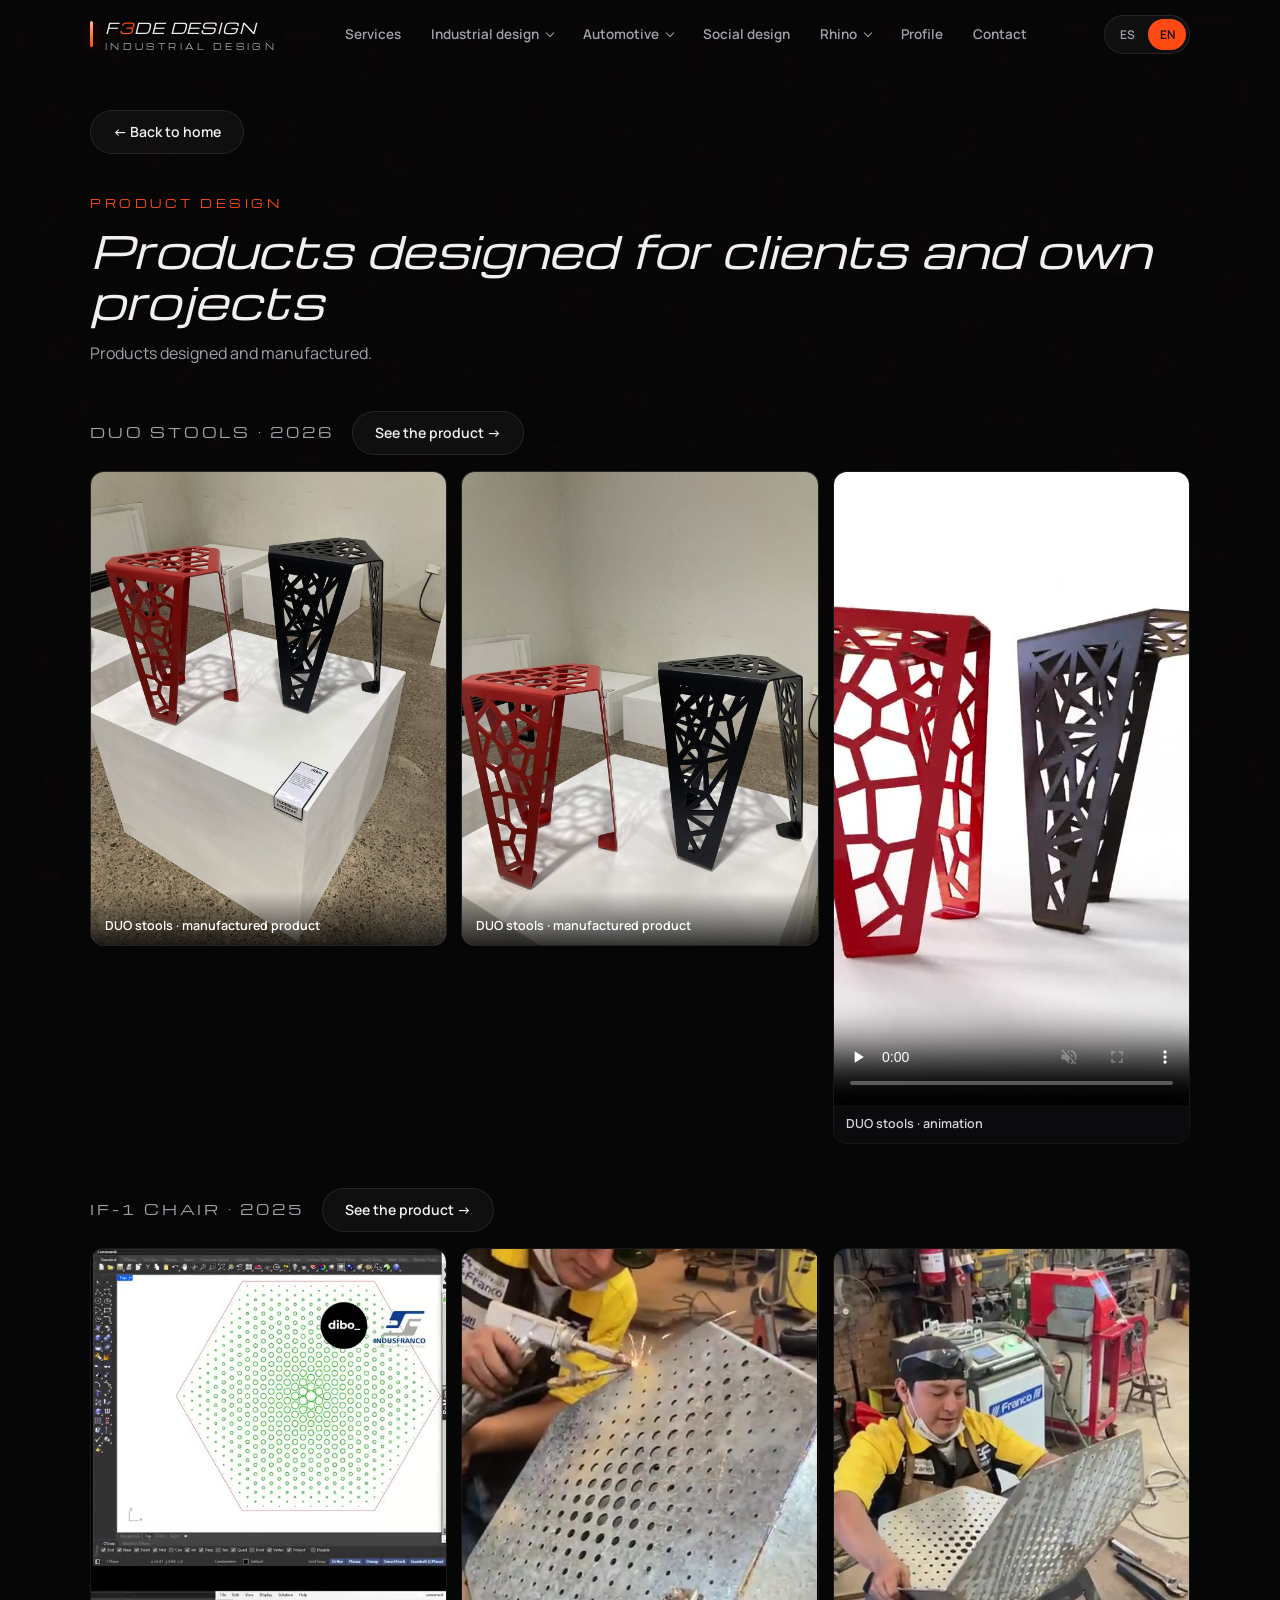
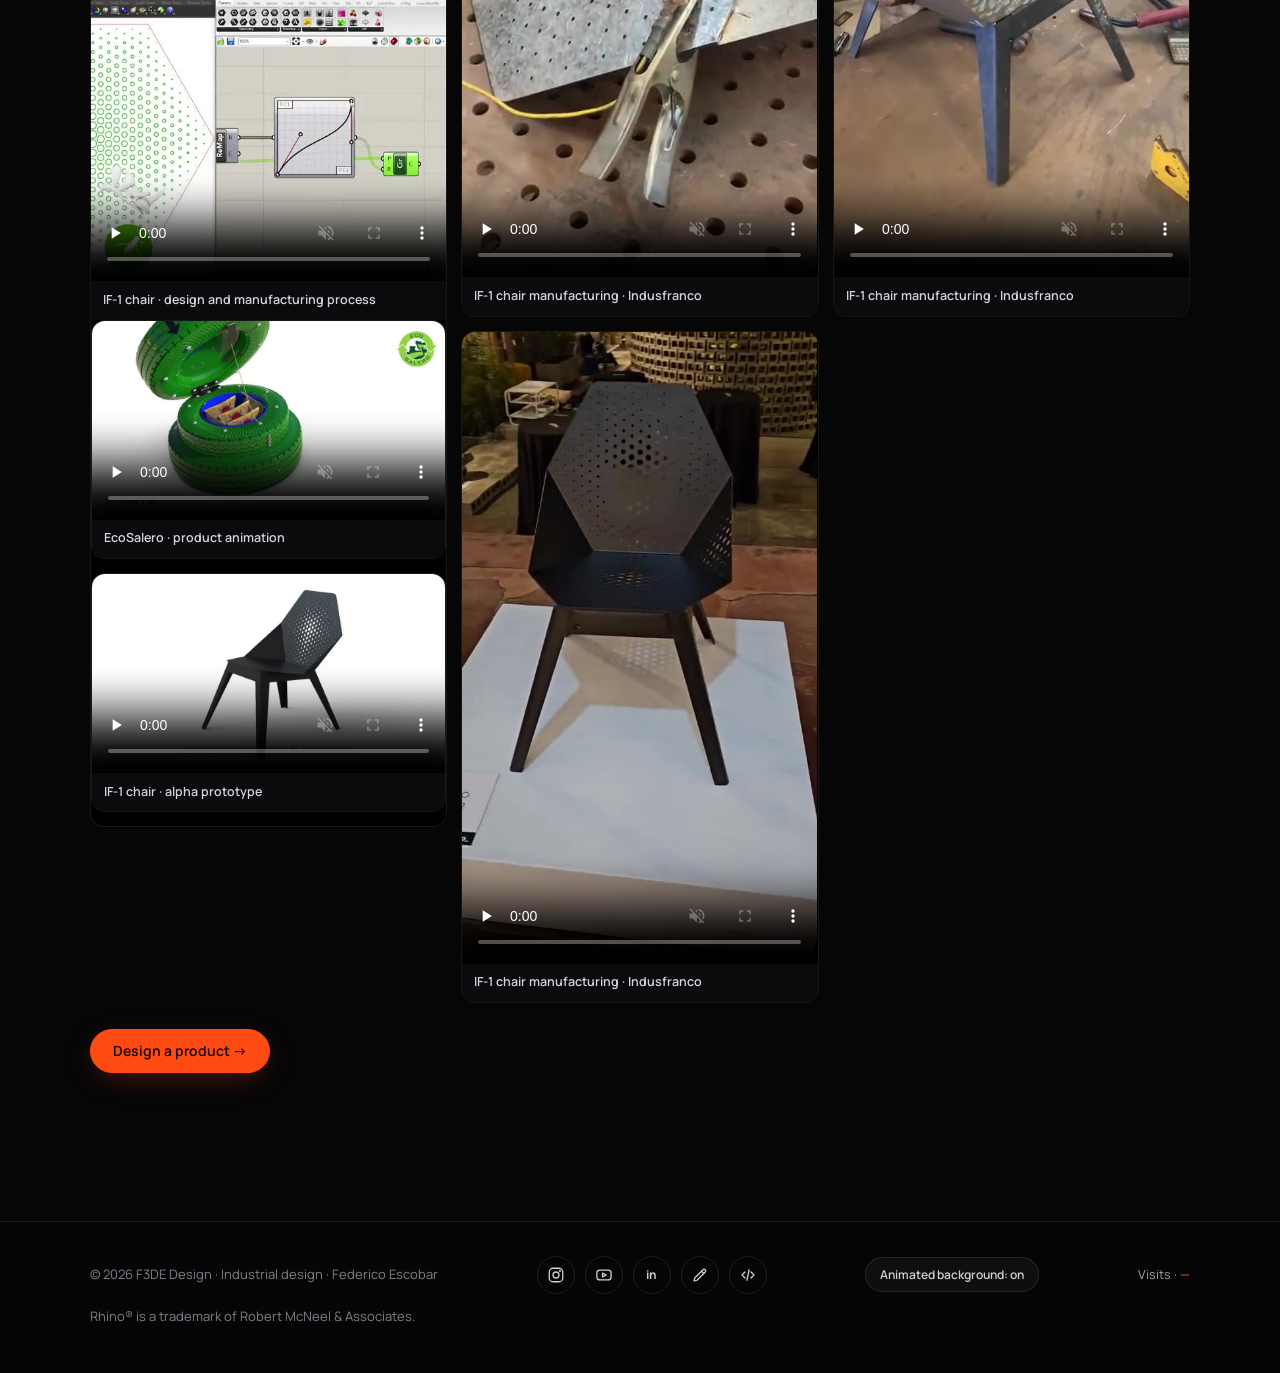
<file: productos.html>
<!doctype html>
<html lang="es">
<head>
<meta charset="utf-8">
<meta name="viewport" content="width=device-width, initial-scale=1, viewport-fit=cover">
<title>Diseño de productos · F3DE Design</title>
<meta name="description" content="Diseño de productos de F3DE Design: productos fabricados, ideas y renders.">
<meta name="theme-color" content="#060607">
<meta property="og:image" content="https://fedemergent.github.io/f3de-design/assets/og.jpg">
<link rel="icon" href="assets/logo-f3de-cuadrado-512.png">
<link rel="apple-touch-icon" href="assets/logo-f3de-cuadrado-512.png">
<link rel="preconnect" href="https://fonts.googleapis.com">
<link rel="preconnect" href="https://fonts.gstatic.com" crossorigin>
<link href="https://fonts.googleapis.com/css2?family=Manrope:wght@400;500;600;700&family=Michroma&display=swap" rel="stylesheet">
<link rel="stylesheet" href="assets/site.css?v=59">
</head>
<body>
<canvas id="bg" aria-hidden="true"></canvas>
<div id="page">
<header class="nav" id="nav">
  <div class="wrap nav-in">
    <a class="brand" href="index.html" aria-label="F3DE Design, inicio">
      <span class="bar"></span>
      <span>F<b>3</b>DE DESIGN<small>DISEÑO INDUSTRIAL</small></span>
    </a>
    <div class="lang" role="group" aria-label="Idioma"><button type="button" data-lang="es" aria-pressed="true">ES</button><button type="button" data-lang="en" aria-pressed="false">EN</button></div>
    <button class="burger" id="burger" aria-label="Abrir menú" aria-expanded="false" aria-controls="menu"><span></span><span></span><span></span></button>
    <nav id="menu" aria-label="Principal">
      <ul>
        <li><a class="l" href="index.html#servicios">Servicios</a></li>
        <li class="has-sub"><a class="lp" href="index.html#modelos">Diseño industrial</a>
          <ul class="sub-menu">
            <li><a class="l" href="index.html#modelos">Modelos 3D</a></li>
            <li><a class="l" href="index.html#prototipado">Prototipos</a></li>
            <li><a class="l" href="index.html#productos">Productos manufacturados</a></li>
          </ul></li>
        <li class="has-sub"><a class="lp" href="index.html#automotriz">Automotriz</a>
          <ul class="sub-menu">
            <li><a class="l" href="index.html#automotriz">Vehículos y movilidad</a></li>
            <li><a class="l" href="index.html#foodtrucks">Food trucks</a></li>
          </ul></li>
        <li><a class="l" href="index.html#proposito">Diseño social</a></li>
        <li class="has-sub"><a class="lp" href="index.html#cursos">Rhino</a>
          <ul class="sub-menu">
            <li><a class="l" href="index.html#plugins">Plugins</a></li>
            <li><a class="l" href="index.html#tutoriales">Tutoriales</a></li>
            <li><a class="l" href="index.html#cursos">Cursos y capacitación</a></li>
          </ul></li>
        <li><a class="l" href="index.html#sobre-mi">Perfil</a></li>
        <li><a class="l" href="index.html#contacto">Contacto</a></li>
      </ul>
    </nav>
  </div>
</header>
<main>
  <div class="wrap cpage">
    <a class="btn back" href="index.html#productos">← Volver al inicio</a>
    <section style="padding-top:26px">
      <div class="reveal">
        <p class="eyebrow">Diseño de productos</p>
        <h1>Productos diseñados para clientes y proyectos propios</h1>
        <p class="lead">Productos diseñados y fabricados.</p>
      </div>
      <h2 class="gh reveal">Taburetes DUO · 2026 <a class="btn" href="taburetes-duo.html" style="margin-left:12px;text-transform:none;letter-spacing:0">Ver el producto →</a></h2>
        <div class="gal reveal">
          <figure class="frame" data-label="Taburetes DUO · producto fabricado" data-group="duo-real"><img width="1200" height="1600" src="assets/productos/duo/real-1.jpg" alt="Taburetes DUO · producto fabricado" loading="lazy"><span class="gcap">Taburetes DUO · producto fabricado</span></figure>
          <figure class="frame" data-label="Taburetes DUO · producto fabricado" data-group="duo-real"><img width="1200" height="1600" src="assets/productos/duo/real-2.jpg" alt="Taburetes DUO · producto fabricado" loading="lazy"><span class="gcap">Taburetes DUO · producto fabricado</span></figure>
          <div class="vfig"><video controls muted loop playsinline preload="none" poster="assets/productos/taburete.jpg" aria-label="Taburetes DUO · animación"><source src="assets/productos/taburete.mp4" type="video/mp4"></video><span class="vcap">Taburetes DUO · animación</span></div>
        </div>
      <h2 class="gh reveal">Silla IF-1 · 2025 <a class="btn" href="silla-if1.html" style="margin-left:12px;text-transform:none;letter-spacing:0">Ver el producto →</a></h2>
        <div class="gal reveal">
          <div class="vfig"><video controls muted loop playsinline preload="none" poster="assets/productos/silla-if1-proceso.jpg" aria-label="Silla IF-1 · proceso de diseño y fabricación"><source src="assets/productos/silla-if1-proceso.mp4" type="video/mp4"></video><span class="vcap">Silla IF-1 · proceso de diseño y fabricación</span>          <div class="vfig"><video controls muted loop playsinline preload="none" poster="assets/productos/ecosalero.jpg" aria-label="EcoSalero · animación de producto"><source src="assets/productos/ecosalero.mp4" type="video/mp4"></video><span class="vcap">EcoSalero · animación de producto</span></div>
          <div class="vfig"><video controls muted loop playsinline preload="none" poster="assets/productos/silla-if1-alfa.jpg" aria-label="Silla IF-1 · prototipo alfa"><source src="assets/productos/silla-if1-alfa.mp4" type="video/mp4"></video><span class="vcap">Silla IF-1 · prototipo alfa</span></div>
        </div>
          <div class="vfig"><video controls muted loop playsinline preload="none" poster="assets/productos/if1-fabrica-1.jpg" aria-label="Fabricación de la silla IF-1 · Indusfranco"><source src="assets/productos/if1-fabrica-1.mp4" type="video/mp4"></video><span class="vcap">Fabricación de la silla IF-1 · Indusfranco</span></div>
          <div class="vfig"><video controls muted loop playsinline preload="none" poster="assets/productos/if1-fabrica-4.jpg" aria-label="Fabricación de la silla IF-1 · Indusfranco"><source src="assets/productos/if1-fabrica-4.mp4" type="video/mp4"></video><span class="vcap">Fabricación de la silla IF-1 · Indusfranco</span></div>
          <div class="vfig"><video controls muted loop playsinline preload="none" poster="assets/productos/if1-fabrica-3.jpg" aria-label="Fabricación de la silla IF-1 · Indusfranco"><source src="assets/productos/if1-fabrica-3.mp4" type="video/mp4"></video><span class="vcap">Fabricación de la silla IF-1 · Indusfranco</span></div>
        </div>
            <p class="more-ft" style="margin-top:26px"><a class="btn pri" href="index.html#contacto">Diseñar un producto →</a></p>
    </section>
  </div>
</main>
<footer>
  <div class="wrap"><span>© 2026 F3DE Design · Diseño industrial · Federico Escobar</span><div class="soc" aria-label="Redes">
      <a href="https://www.instagram.com/di.fedemergent/" target="_blank" rel="noopener" aria-label="Instagram"><svg viewBox="0 0 24 24"><rect x="3" y="3" width="18" height="18" rx="5"/><circle cx="12" cy="12" r="4"/><circle cx="17.3" cy="6.7" r=".6"/></svg></a>
      <a href="https://www.youtube.com/@F3DE.Design" target="_blank" rel="noopener" aria-label="YouTube"><svg viewBox="0 0 24 24"><rect x="2.5" y="5.5" width="19" height="13" rx="4"/><path d="M10 9.5l5 2.5-5 2.5z"/></svg></a>
      <a href="https://www.linkedin.com/in/fedemergent" target="_blank" rel="noopener" aria-label="LinkedIn">in</a>
      <a href="https://fedemergent.blogspot.com" target="_blank" rel="noopener" aria-label="Blog"><svg viewBox="0 0 24 24"><path d="M4 20l4-1 11-11a2.1 2.1 0 0 0-3-3L5 16l-1 4z"/><path d="M14 7l3 3"/></svg></a>
      <a href="https://github.com/fedemergent" target="_blank" rel="noopener" aria-label="GitHub"><svg viewBox="0 0 24 24"><path d="M8 8l-4 4 4 4M16 8l4 4-4 4M13.5 5l-3 14"/></svg></a>
    </div><button class="motion-toggle" id="motionBtn" type="button" aria-pressed="true">Fondo animado: sí</button><span class="stats" id="footStats">Visitas · <b data-count="visitas">—</b></span><span>Rhino® es marca de Robert McNeel &amp; Associates.</span></div>
</footer>
</div>
<div id="lb" role="dialog" aria-modal="true" aria-label="Vista ampliada"></div>
<script src="assets/counters.js?v=59"></script>
<script src="assets/common.js?v=59"></script>
<script>
window.__field.dim = .5; window.__field.target = .5;
</script>
<script src="assets/i18n.js?v=59"></script>
</body>
</html>
</file>
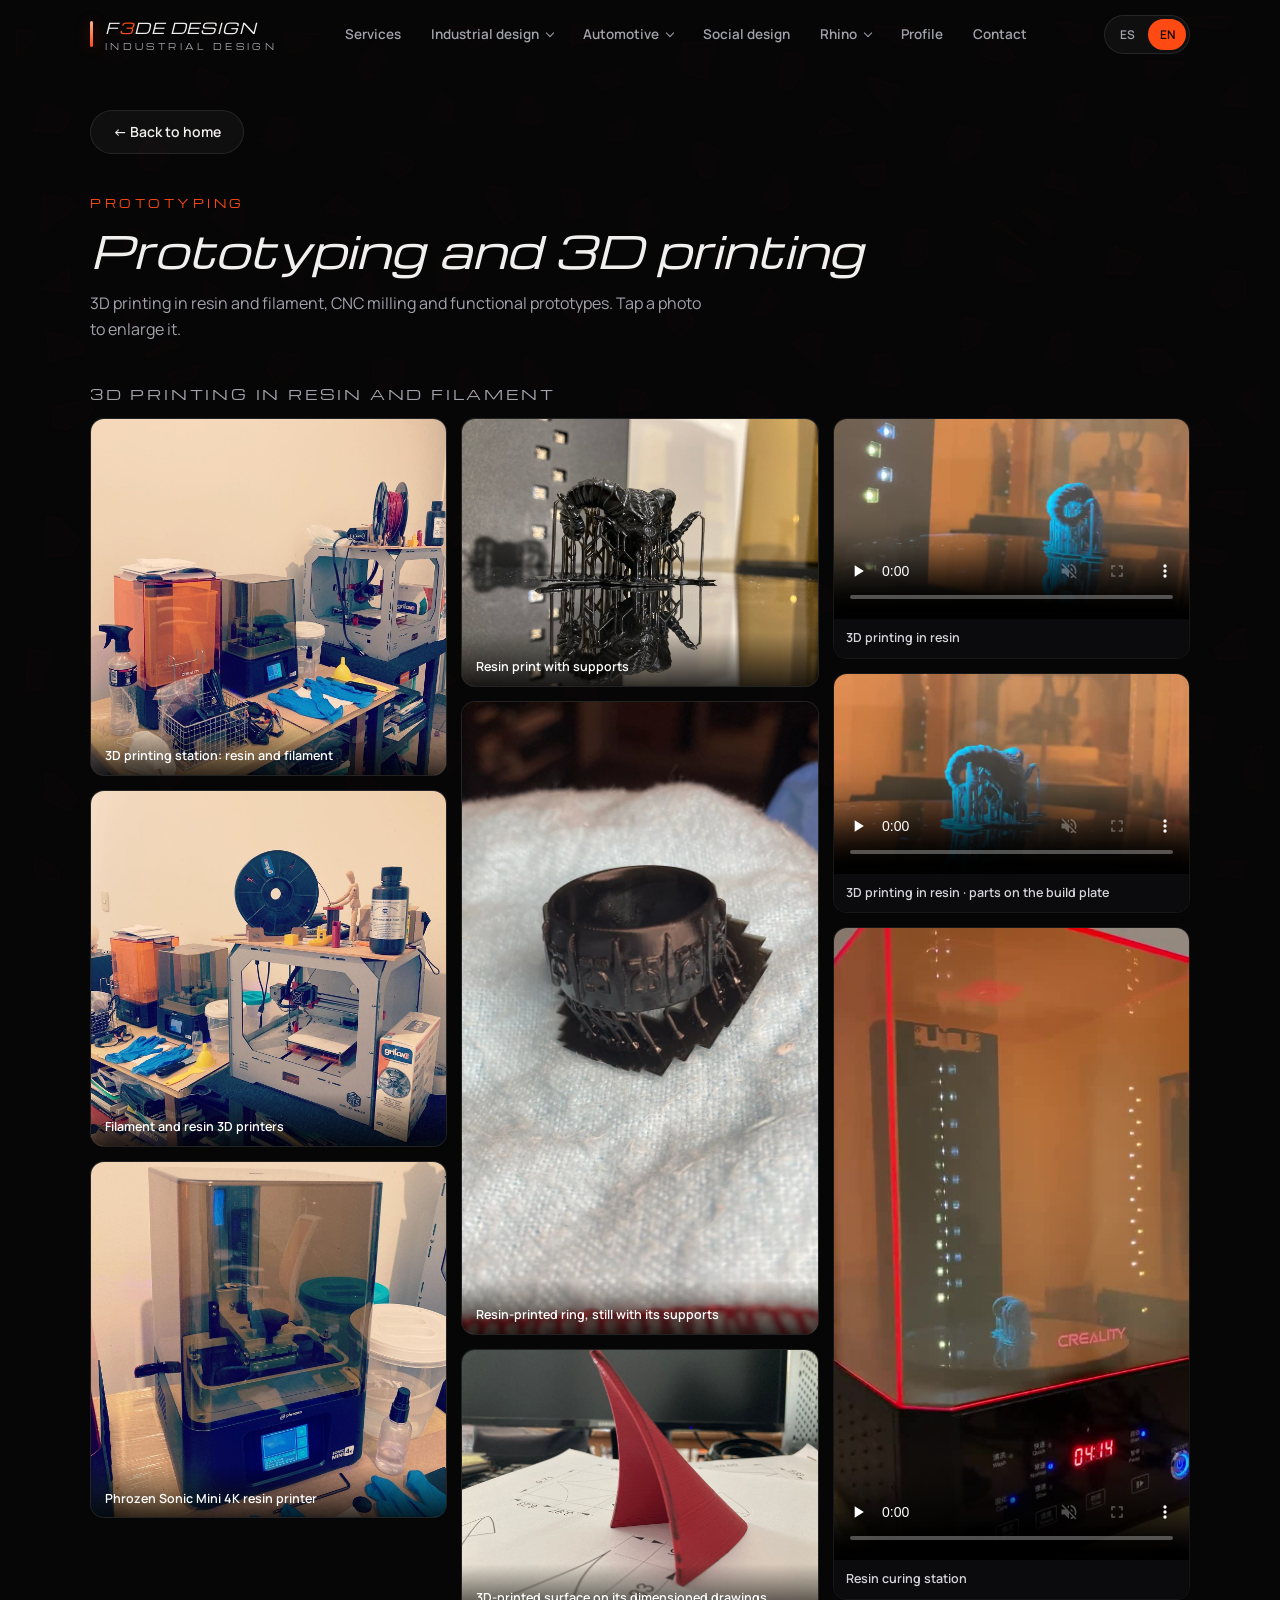
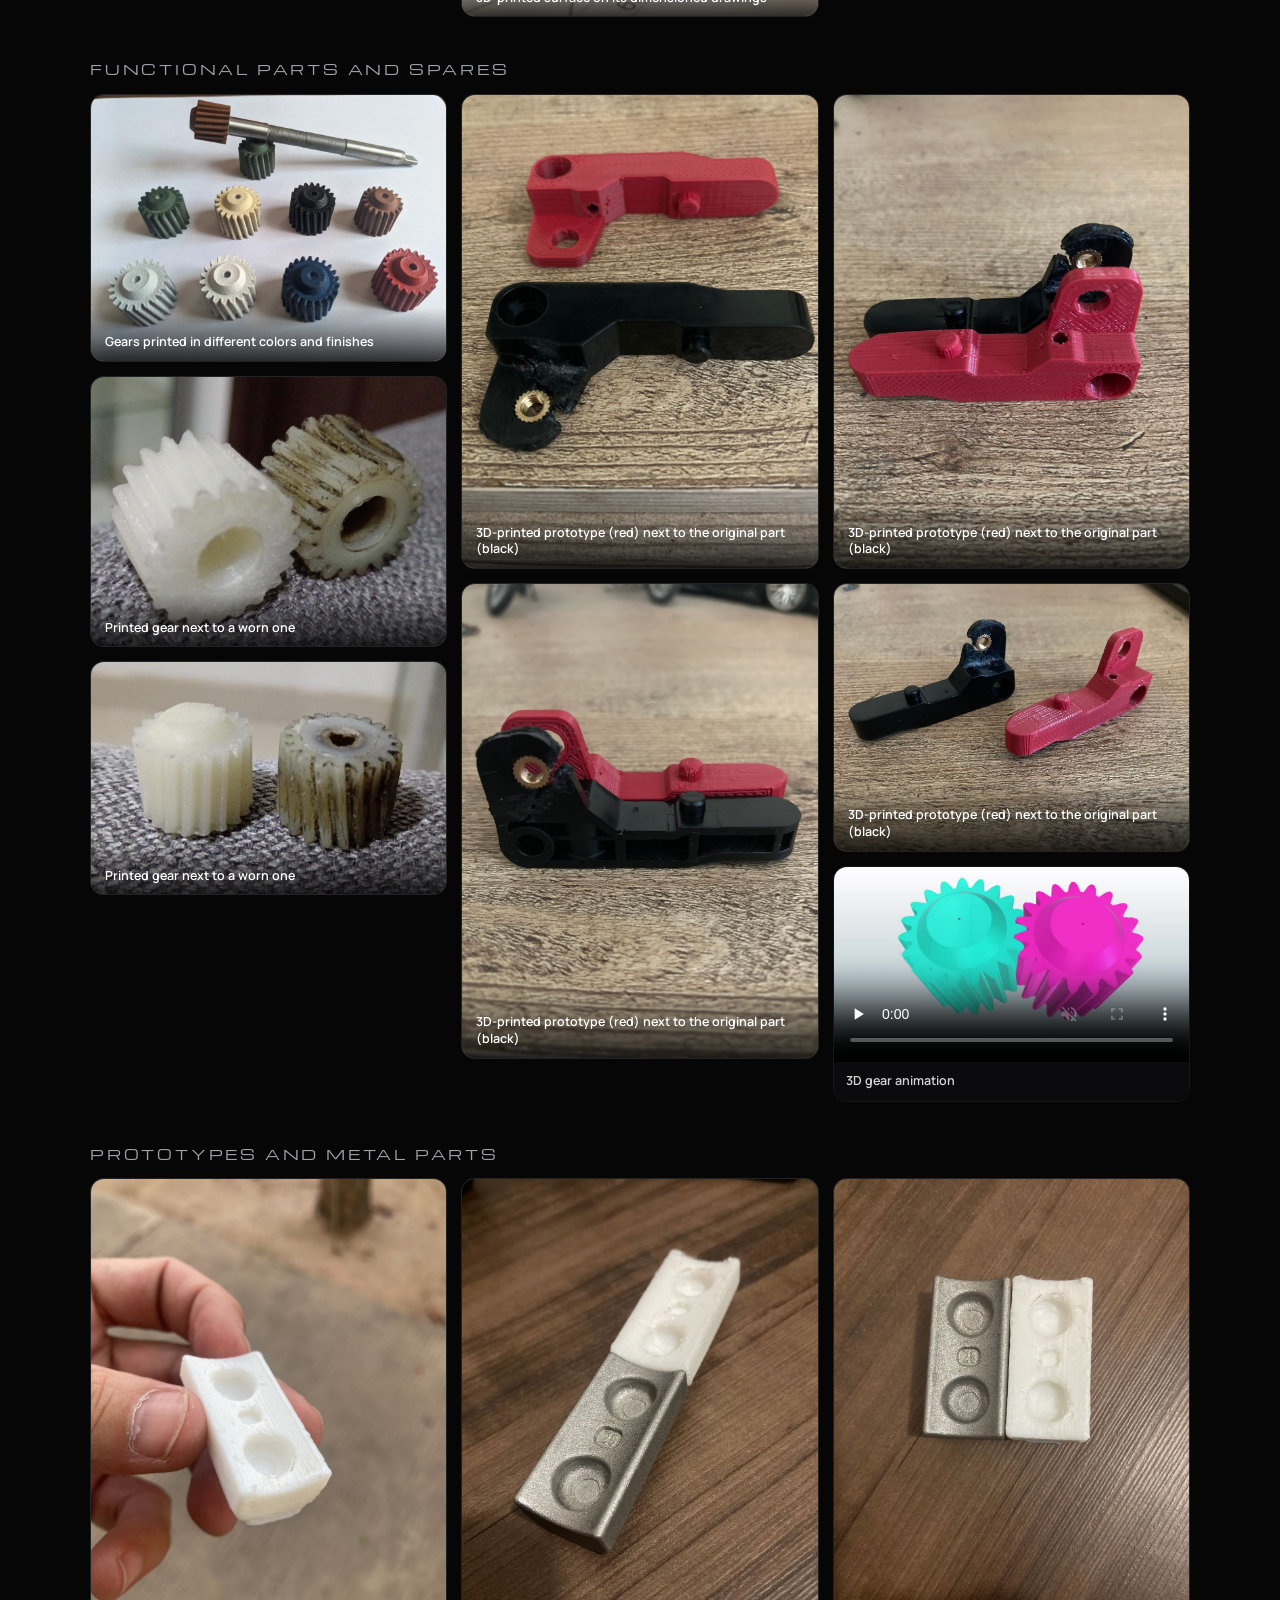
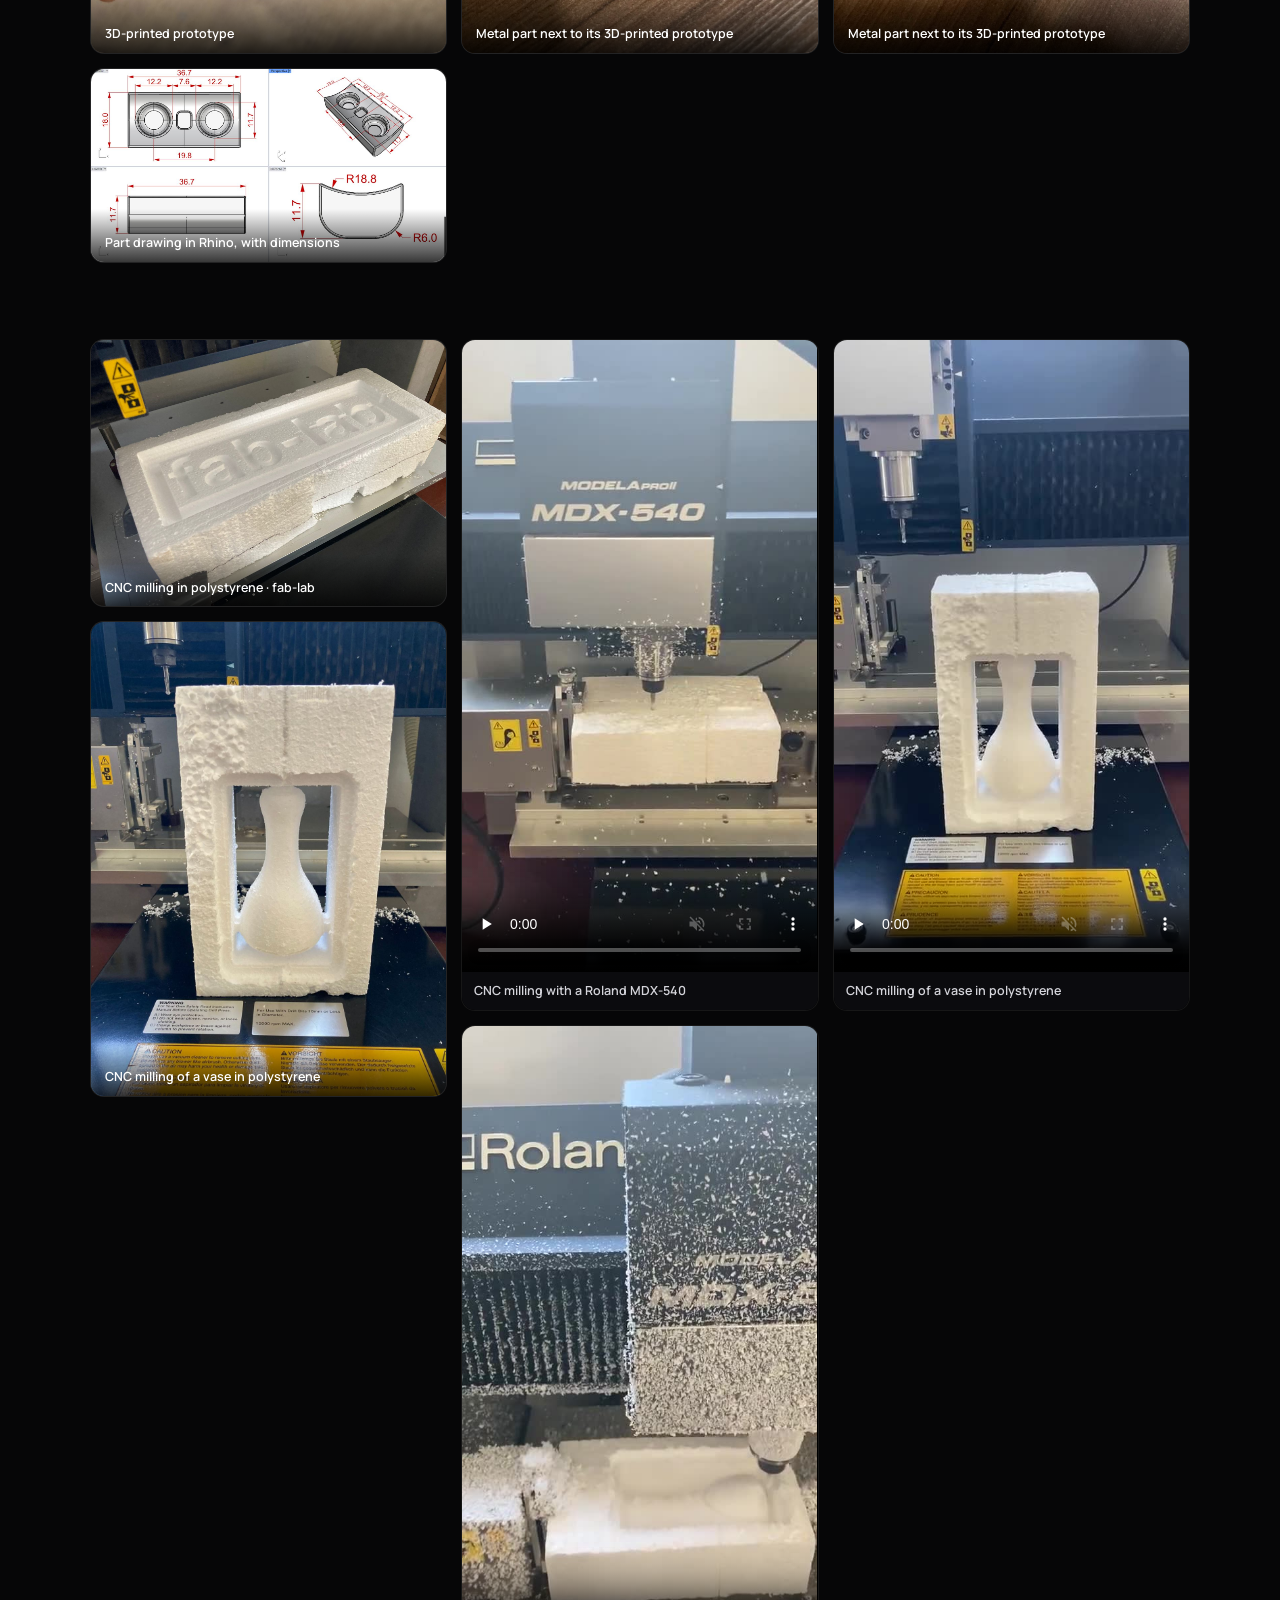
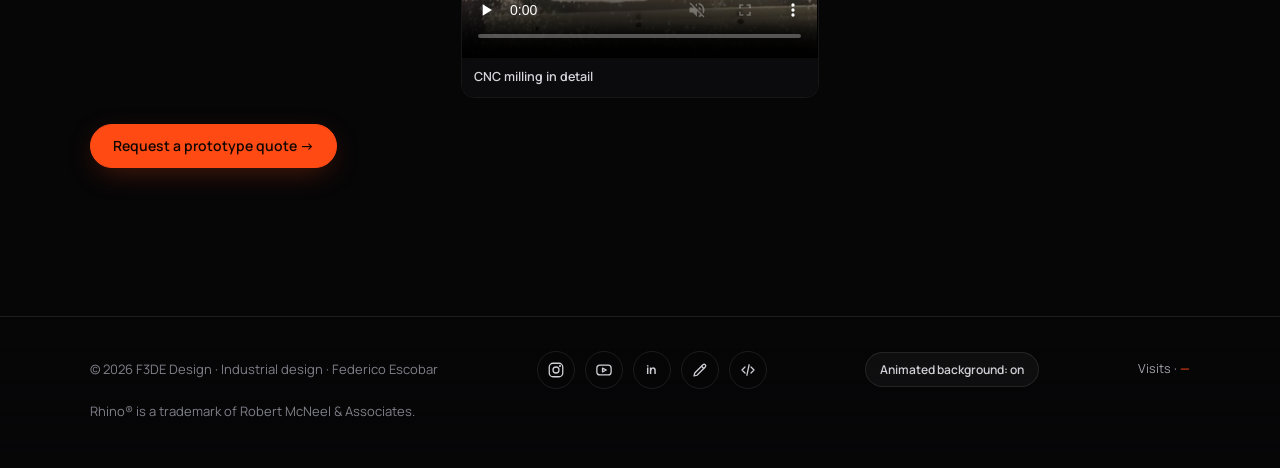
<file: prototipado.html>
<!doctype html>
<html lang="es">
<head>
<meta charset="utf-8">
<meta name="viewport" content="width=device-width, initial-scale=1, viewport-fit=cover">
<title>Prototipado · F3DE Design</title>
<meta name="description" content="Prototipado de F3DE Design: impresión 3D en resina y filamento, fresado CNC y prototipos funcionales.">
<meta name="theme-color" content="#060607">
<meta property="og:image" content="https://fedemergent.github.io/f3de-design/assets/og.jpg">
<link rel="icon" href="assets/logo-f3de-cuadrado-512.png">
<link rel="apple-touch-icon" href="assets/logo-f3de-cuadrado-512.png">
<link rel="preconnect" href="https://fonts.googleapis.com">
<link rel="preconnect" href="https://fonts.gstatic.com" crossorigin>
<link href="https://fonts.googleapis.com/css2?family=Manrope:wght@400;500;600;700&family=Michroma&display=swap" rel="stylesheet">
<link rel="stylesheet" href="assets/site.css?v=59">
</head>
<body>
<canvas id="bg" aria-hidden="true"></canvas>
<div id="page">
<header class="nav" id="nav">
  <div class="wrap nav-in">
    <a class="brand" href="index.html" aria-label="F3DE Design, inicio">
      <span class="bar"></span>
      <span>F<b>3</b>DE DESIGN<small>DISEÑO INDUSTRIAL</small></span>
    </a>
    <div class="lang" role="group" aria-label="Idioma"><button type="button" data-lang="es" aria-pressed="true">ES</button><button type="button" data-lang="en" aria-pressed="false">EN</button></div>
    <button class="burger" id="burger" aria-label="Abrir menú" aria-expanded="false" aria-controls="menu"><span></span><span></span><span></span></button>
    <nav id="menu" aria-label="Principal">
      <ul>
        <li><a class="l" href="index.html#servicios">Servicios</a></li>
        <li class="has-sub"><a class="lp" href="index.html#modelos">Diseño industrial</a>
          <ul class="sub-menu">
            <li><a class="l" href="index.html#modelos">Modelos 3D</a></li>
            <li><a class="l" href="index.html#prototipado">Prototipos</a></li>
            <li><a class="l" href="index.html#productos">Productos manufacturados</a></li>
          </ul></li>
        <li class="has-sub"><a class="lp" href="index.html#automotriz">Automotriz</a>
          <ul class="sub-menu">
            <li><a class="l" href="index.html#automotriz">Vehículos y movilidad</a></li>
            <li><a class="l" href="index.html#foodtrucks">Food trucks</a></li>
          </ul></li>
        <li><a class="l" href="index.html#proposito">Diseño social</a></li>
        <li class="has-sub"><a class="lp" href="index.html#cursos">Rhino</a>
          <ul class="sub-menu">
            <li><a class="l" href="index.html#plugins">Plugins</a></li>
            <li><a class="l" href="index.html#tutoriales">Tutoriales</a></li>
            <li><a class="l" href="index.html#cursos">Cursos y capacitación</a></li>
          </ul></li>
        <li><a class="l" href="index.html#sobre-mi">Perfil</a></li>
        <li><a class="l" href="index.html#contacto">Contacto</a></li>
      </ul>
    </nav>
  </div>
</header>
<main>
  <div class="wrap cpage">
    <a class="btn back" href="index.html#prototipado">← Volver al inicio</a>
    <section id="trabajos" style="padding-top:26px">
      <div class="reveal">
        <p class="eyebrow">Prototipado</p>
        <h1>Prototipado e impresión 3D</h1>
        <p class="lead">Impresión 3D en resina y filamento, fresado CNC y prototipos funcionales. Toca una foto para ampliarla.</p>
      </div>
      <h2 class="gh reveal">Impresión 3D en resina y filamento</h2>
        <div class="gal reveal">
          <figure class="frame" data-label="Estación de impresión 3D: resina y filamento" data-group="proto"><img width="1400" height="1400" src="assets/prototipado/taller-impresoras.jpg" alt="Estación de impresión 3D: resina y filamento" loading="lazy"><span class=gcap>Estación de impresión 3D: resina y filamento</span></figure>
          <figure class="frame" data-label="Impresoras 3D de filamento y de resina" data-group="proto"><img width="1400" height="1400" src="assets/prototipado/taller-impresoras-2.jpg" alt="Impresoras 3D de filamento y de resina" loading="lazy"><span class=gcap>Impresoras 3D de filamento y de resina</span></figure>
          <figure class="frame" data-label="Impresora de resina Phrozen Sonic Mini 4K" data-group="proto"><img width="1400" height="1400" src="assets/prototipado/impresora-resina.jpg" alt="Impresora de resina Phrozen Sonic Mini 4K" loading="lazy"><span class=gcap>Impresora de resina Phrozen Sonic Mini 4K</span></figure>
          <figure class="frame" data-label="Impresión en resina con soportes" data-group="proto"><img width="1400" height="1050" src="assets/prototipado/resina-soportes.jpg" alt="Impresión en resina con soportes" loading="lazy"><span class=gcap>Impresión en resina con soportes</span></figure>
          <figure class="frame" data-label="Anillo impreso en resina, aún con los soportes" data-group="proto"><img width="750" height="1334" src="assets/prototipado/anillo-resina.jpg" alt="Anillo impreso en resina, aún con los soportes" loading="lazy"><span class=gcap>Anillo impreso en resina, aún con los soportes</span></figure>
          <figure class="frame" data-label="Superficie impresa en 3D sobre sus planos con cotas" data-group="proto"><img width="1400" height="1050" src="assets/prototipado/superficie-impresa.jpg" alt="Superficie impresa en 3D sobre sus planos con cotas" loading="lazy"><span class=gcap>Superficie impresa en 3D sobre sus planos con cotas</span></figure>
          <div class="vfig"><video controls muted loop playsinline preload="none" poster="assets/prototipado/impresion-resina.jpg" aria-label="Impresión 3D en resina"><source src="assets/prototipado/impresion-resina.mp4" type="video/mp4"></video><span class="vcap">Impresión 3D en resina</span></div>
          <div class="vfig"><video controls muted loop playsinline preload="none" poster="assets/prototipado/impresion-resina-2.jpg" aria-label="Impresión 3D en resina · piezas en la plataforma"><source src="assets/prototipado/impresion-resina-2.mp4" type="video/mp4"></video><span class="vcap">Impresión 3D en resina · piezas en la plataforma</span></div>
          <div class="vfig"><video controls muted loop playsinline preload="none" poster="assets/prototipado/curado-resina.jpg" aria-label="Estación de curado de resina"><source src="assets/prototipado/curado-resina.mp4" type="video/mp4"></video><span class="vcap">Estación de curado de resina</span></div>
        </div>
      <h2 class="gh reveal">Piezas funcionales y repuestos</h2>
        <div class="gal reveal">
          <figure class="frame" data-label="Engranajes impresos en distintos colores y acabados" data-group="proto"><img width="1080" height="810" src="assets/prototipado/engranajes-colores.jpg" alt="Engranajes impresos en distintos colores y acabados" loading="lazy"><span class=gcap>Engranajes impresos en distintos colores y acabados</span></figure>
          <figure class="frame" data-label="Engranaje impreso junto a uno desgastado" data-group="proto"><img width="1026" height="778" src="assets/prototipado/engranaje-nuevo-viejo.jpg" alt="Engranaje impreso junto a uno desgastado" loading="lazy"><span class=gcap>Engranaje impreso junto a uno desgastado</span></figure>
          <figure class="frame" data-label="Engranaje impreso junto a uno desgastado" data-group="proto"><img width="1077" height="703" src="assets/prototipado/engranaje-nuevo-viejo-2.jpg" alt="Engranaje impreso junto a uno desgastado" loading="lazy"><span class=gcap>Engranaje impreso junto a uno desgastado</span></figure>
          <figure class="frame" data-label="Prototipo impreso en 3D (rojo) junto a la pieza original (negra)" data-group="proto"><img width="1050" height="1400" src="assets/prototipado/palanca-1.jpg" alt="Prototipo impreso en 3D (rojo) junto a la pieza original (negra)" loading="lazy"><span class=gcap>Prototipo impreso en 3D (rojo) junto a la pieza original (negra)</span></figure>
          <figure class="frame" data-label="Prototipo impreso en 3D (rojo) junto a la pieza original (negra)" data-group="proto"><img width="1050" height="1400" src="assets/prototipado/palanca-2.jpg" alt="Prototipo impreso en 3D (rojo) junto a la pieza original (negra)" loading="lazy"><span class=gcap>Prototipo impreso en 3D (rojo) junto a la pieza original (negra)</span></figure>
          <figure class="frame" data-label="Prototipo impreso en 3D (rojo) junto a la pieza original (negra)" data-group="proto"><img width="1050" height="1400" src="assets/prototipado/palanca-3.jpg" alt="Prototipo impreso en 3D (rojo) junto a la pieza original (negra)" loading="lazy"><span class=gcap>Prototipo impreso en 3D (rojo) junto a la pieza original (negra)</span></figure>
          <figure class="frame" data-label="Prototipo impreso en 3D (rojo) junto a la pieza original (negra)" data-group="proto"><img width="1400" height="1050" src="assets/prototipado/palanca-4.jpg" alt="Prototipo impreso en 3D (rojo) junto a la pieza original (negra)" loading="lazy"><span class=gcap>Prototipo impreso en 3D (rojo) junto a la pieza original (negra)</span></figure>
          <div class="vfig"><video controls muted loop playsinline preload="none" poster="assets/prototipado/animacion-engranajes.jpg" aria-label="Animación 3D de engranajes"><source src="assets/prototipado/animacion-engranajes.mp4" type="video/mp4"></video><span class="vcap">Animación 3D de engranajes</span></div>
        </div>
      <h2 class="gh reveal">Prototipos y piezas en metal</h2>
        <div class="gal reveal">
          <figure class="frame" data-label="Prototipo impreso en 3D" data-group="proto"><img width="1050" height="1400" src="assets/prototipado/pieza-blanca.jpg" alt="Prototipo impreso en 3D" loading="lazy"><span class=gcap>Prototipo impreso en 3D</span></figure>
          <figure class="frame" data-label="Plano de la pieza en Rhino, con cotas" data-group="proto"><img width="1400" height="761" src="assets/prototipado/plano-pieza.jpg" alt="Plano de la pieza en Rhino, con cotas" loading="lazy"><span class=gcap>Plano de la pieza en Rhino, con cotas</span></figure>
          <figure class="frame" data-label="Pieza en metal junto a su prototipo impreso en 3D" data-group="proto"><img width="1050" height="1400" src="assets/prototipado/pieza-metal-1.jpg" alt="Pieza en metal junto a su prototipo impreso en 3D" loading="lazy"><span class=gcap>Pieza en metal junto a su prototipo impreso en 3D</span></figure>
          <figure class="frame" data-label="Pieza en metal junto a su prototipo impreso en 3D" data-group="proto"><img width="1050" height="1400" src="assets/prototipado/pieza-metal-2.jpg" alt="Pieza en metal junto a su prototipo impreso en 3D" loading="lazy"><span class=gcap>Pieza en metal junto a su prototipo impreso en 3D</span></figure>
        </div>
      <h2 class="gh reveal">Fresado CNC</h2>
        <div class="gal reveal">
          <figure class="frame" data-label="Fresado CNC en poliestireno · fab-lab" data-group="proto"><img width="1400" height="1050" src="assets/prototipado/cnc-fablab.jpg" alt="Fresado CNC en poliestireno · fab-lab" loading="lazy"><span class=gcap>Fresado CNC en poliestireno · fab-lab</span></figure>
          <figure class="frame" data-label="Fresado CNC de un jarrón en poliestireno" data-group="proto"><img width="1050" height="1400" src="assets/prototipado/cnc-jarron.jpg" alt="Fresado CNC de un jarrón en poliestireno" loading="lazy"><span class=gcap>Fresado CNC de un jarrón en poliestireno</span></figure>
          <div class="vfig"><video controls muted loop playsinline preload="none" poster="assets/prototipado/cnc-mdx540.jpg" aria-label="Fresado CNC con Roland MDX-540"><source src="assets/prototipado/cnc-mdx540.mp4" type="video/mp4"></video><span class="vcap">Fresado CNC con Roland MDX-540</span></div>
          <div class="vfig"><video controls muted loop playsinline preload="none" poster="assets/prototipado/cnc-detalle.jpg" aria-label="Fresado CNC en detalle"><source src="assets/prototipado/cnc-detalle.mp4" type="video/mp4"></video><span class="vcap">Fresado CNC en detalle</span></div>
          <div class="vfig"><video controls muted loop playsinline preload="none" poster="assets/prototipado/cnc-jarron-video.jpg" aria-label="Fresado CNC de un jarrón en poliestireno"><source src="assets/prototipado/cnc-jarron-video.mp4" type="video/mp4"></video><span class="vcap">Fresado CNC de un jarrón en poliestireno</span></div>
        </div>
      <p class="more-ft" style="margin-top:26px"><a class="btn pri" href="index.html#contacto">Cotizar un prototipo →</a></p>
    </section>
  </div>
</main>
<footer>
  <div class="wrap"><span>© 2026 F3DE Design · Diseño industrial · Federico Escobar</span><div class="soc" aria-label="Redes">
      <a href="https://www.instagram.com/di.fedemergent/" target="_blank" rel="noopener" aria-label="Instagram"><svg viewBox="0 0 24 24"><rect x="3" y="3" width="18" height="18" rx="5"/><circle cx="12" cy="12" r="4"/><circle cx="17.3" cy="6.7" r=".6"/></svg></a>
      <a href="https://www.youtube.com/@F3DE.Design" target="_blank" rel="noopener" aria-label="YouTube"><svg viewBox="0 0 24 24"><rect x="2.5" y="5.5" width="19" height="13" rx="4"/><path d="M10 9.5l5 2.5-5 2.5z"/></svg></a>
      <a href="https://www.linkedin.com/in/fedemergent" target="_blank" rel="noopener" aria-label="LinkedIn">in</a>
      <a href="https://fedemergent.blogspot.com" target="_blank" rel="noopener" aria-label="Blog"><svg viewBox="0 0 24 24"><path d="M4 20l4-1 11-11a2.1 2.1 0 0 0-3-3L5 16l-1 4z"/><path d="M14 7l3 3"/></svg></a>
      <a href="https://github.com/fedemergent" target="_blank" rel="noopener" aria-label="GitHub"><svg viewBox="0 0 24 24"><path d="M8 8l-4 4 4 4M16 8l4 4-4 4M13.5 5l-3 14"/></svg></a>
    </div><button class="motion-toggle" id="motionBtn" type="button" aria-pressed="true">Fondo animado: sí</button><span class="stats" id="footStats">Visitas · <b data-count="visitas">—</b></span><span>Rhino® es marca de Robert McNeel &amp; Associates.</span></div>
</footer>
</div>
<div id="lb" role="dialog" aria-modal="true" aria-label="Vista ampliada"></div>
<script src="assets/counters.js?v=59"></script>
<script src="assets/common.js?v=59"></script>
<script>
window.__field.dim = .5; window.__field.target = .5;
</script>
<script src="assets/i18n.js?v=59"></script>
</body>
</html>
</file>
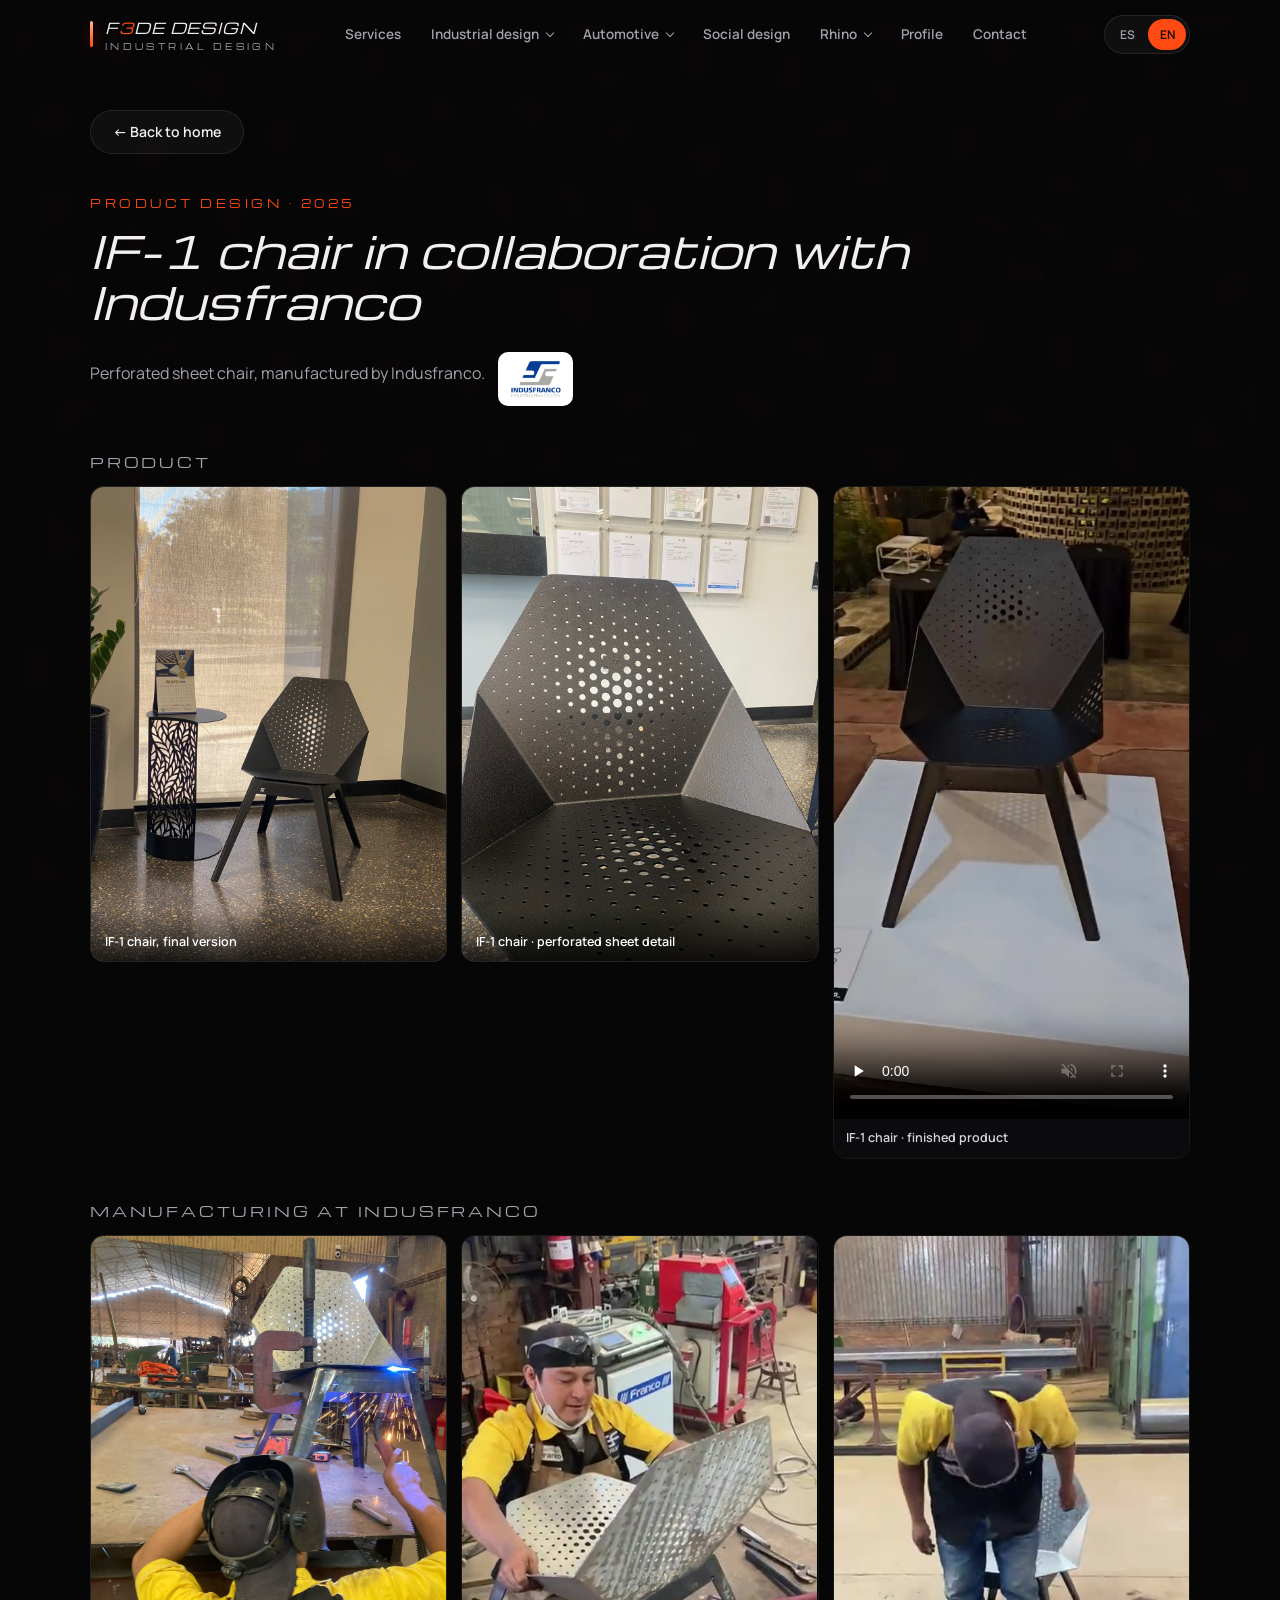
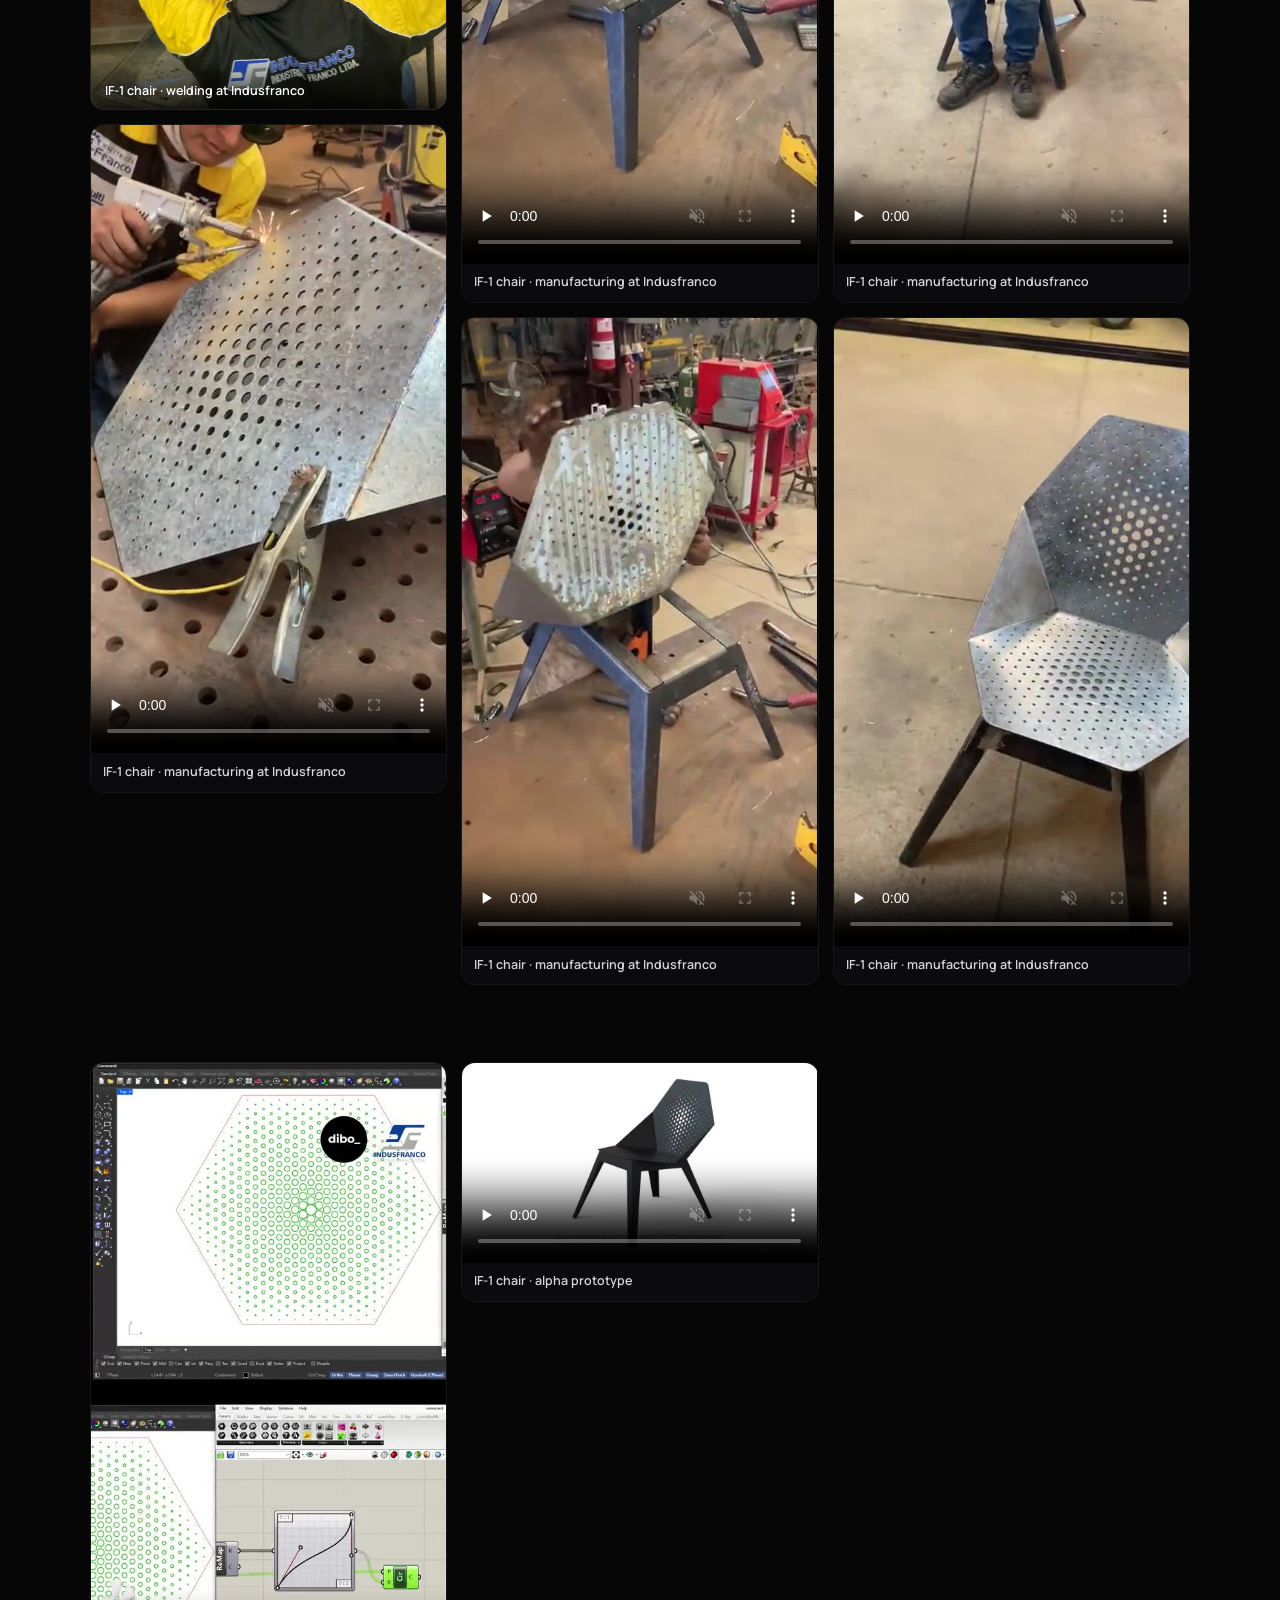
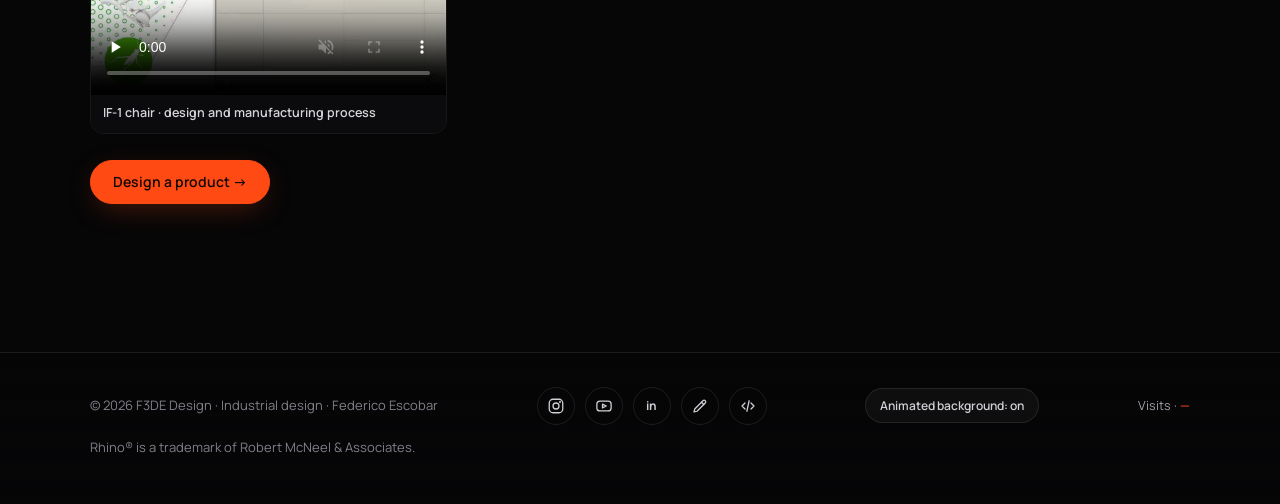
<file: silla-if1.html>
<!doctype html>
<html lang="es">
<head>
<meta charset="utf-8">
<meta name="viewport" content="width=device-width, initial-scale=1, viewport-fit=cover">
<title>Silla IF-1 · F3DE Design</title>
<meta name="description" content="Silla IF-1 de F3DE Design en colaboración con Indusfranco: fabricación, proceso de diseño y prototipo alfa.">
<meta name="theme-color" content="#060607">
<meta property="og:image" content="https://fedemergent.github.io/f3de-design/assets/og.jpg">
<link rel="icon" href="assets/logo-f3de-cuadrado-512.png">
<link rel="apple-touch-icon" href="assets/logo-f3de-cuadrado-512.png">
<link rel="preconnect" href="https://fonts.googleapis.com">
<link rel="preconnect" href="https://fonts.gstatic.com" crossorigin>
<link href="https://fonts.googleapis.com/css2?family=Manrope:wght@400;500;600;700&family=Michroma&display=swap" rel="stylesheet">
<link rel="stylesheet" href="assets/site.css?v=59">
</head>
<body>
<canvas id="bg" aria-hidden="true"></canvas>
<div id="page">
<header class="nav" id="nav">
  <div class="wrap nav-in">
    <a class="brand" href="index.html" aria-label="F3DE Design, inicio">
      <span class="bar"></span>
      <span>F<b>3</b>DE DESIGN<small>DISEÑO INDUSTRIAL</small></span>
    </a>
    <div class="lang" role="group" aria-label="Idioma"><button type="button" data-lang="es" aria-pressed="true">ES</button><button type="button" data-lang="en" aria-pressed="false">EN</button></div>
    <button class="burger" id="burger" aria-label="Abrir menú" aria-expanded="false" aria-controls="menu"><span></span><span></span><span></span></button>
    <nav id="menu" aria-label="Principal">
      <ul>
        <li><a class="l" href="index.html#servicios">Servicios</a></li>
        <li class="has-sub"><a class="lp" href="index.html#modelos">Diseño industrial</a>
          <ul class="sub-menu">
            <li><a class="l" href="index.html#modelos">Modelos 3D</a></li>
            <li><a class="l" href="index.html#prototipado">Prototipos</a></li>
            <li><a class="l" href="index.html#productos">Productos manufacturados</a></li>
          </ul></li>
        <li class="has-sub"><a class="lp" href="index.html#automotriz">Automotriz</a>
          <ul class="sub-menu">
            <li><a class="l" href="index.html#automotriz">Vehículos y movilidad</a></li>
            <li><a class="l" href="index.html#foodtrucks">Food trucks</a></li>
          </ul></li>
        <li><a class="l" href="index.html#proposito">Diseño social</a></li>
        <li class="has-sub"><a class="lp" href="index.html#cursos">Rhino</a>
          <ul class="sub-menu">
            <li><a class="l" href="index.html#plugins">Plugins</a></li>
            <li><a class="l" href="index.html#tutoriales">Tutoriales</a></li>
            <li><a class="l" href="index.html#cursos">Cursos y capacitación</a></li>
          </ul></li>
        <li><a class="l" href="index.html#sobre-mi">Perfil</a></li>
        <li><a class="l" href="index.html#contacto">Contacto</a></li>
      </ul>
    </nav>
  </div>
</header>
<main>
  <div class="wrap cpage">
    <a class="btn back" href="index.html#productos">← Volver al inicio</a>
    <section style="padding-top:26px">
      <div class="reveal">
        <p class="eyebrow">Diseño de productos · 2025</p>
        <h1>Silla IF-1 en colaboración con Indusfranco</h1>
        <p class="lead">Silla de chapa perforada, fabricada por Indusfranco. <img class="ilogo" src="assets/productos/indusfranco.png" alt="Indusfranco" width="120" height="82" style="display:inline-block;vertical-align:middle;margin-left:10px"></p>
      </div>
      <h2 class="gh reveal">Producto</h2>
        <div class="gal reveal">
          <figure class="frame" data-label="Silla IF-1 en su versión final" data-group="if1"><img width="1050" height="1400" src="assets/productos/if1/catalogo.jpg" alt="Silla IF-1 en su versión final" loading="lazy"><span class="gcap">Silla IF-1 en su versión final</span></figure>
          <figure class="frame" data-label="Silla IF-1 · detalle de la chapa perforada" data-group="if1"><img width="1050" height="1400" src="assets/productos/if1/detalle.jpg" alt="Silla IF-1 · detalle de la chapa perforada" loading="lazy"><span class="gcap">Silla IF-1 · detalle de la chapa perforada</span></figure>
          <div class="vfig"><video controls muted loop playsinline preload="none" poster="assets/productos/if1-fabrica-4.jpg" aria-label="Silla IF-1 · producto terminado"><source src="assets/productos/if1-fabrica-4.mp4" type="video/mp4"></video><span class="vcap">Silla IF-1 · producto terminado</span></div>
        </div>
      <h2 class="gh reveal">Fabricación en Indusfranco</h2>
        <div class="gal reveal">
          <figure class="frame" data-label="Silla IF-1 · soldadura en Indusfranco" data-group="if1f"><img width="1050" height="1400" src="assets/productos/if1/soldadura.jpg" alt="Silla IF-1 · soldadura en Indusfranco" loading="lazy"><span class="gcap">Silla IF-1 · soldadura en Indusfranco</span></figure>
          <div class="vfig"><video controls muted loop playsinline preload="none" poster="assets/productos/if1-fabrica-1.jpg" aria-label="Silla IF-1 · fabricación en Indusfranco"><source src="assets/productos/if1-fabrica-1.mp4" type="video/mp4"></video><span class="vcap">Silla IF-1 · fabricación en Indusfranco</span></div>
          <div class="vfig"><video controls muted loop playsinline preload="none" poster="assets/productos/if1-fabrica-3.jpg" aria-label="Silla IF-1 · fabricación en Indusfranco"><source src="assets/productos/if1-fabrica-3.mp4" type="video/mp4"></video><span class="vcap">Silla IF-1 · fabricación en Indusfranco</span></div>
          <div class="vfig"><video controls muted loop playsinline preload="none" poster="assets/productos/if1-fabrica-5.jpg" aria-label="Silla IF-1 · fabricación en Indusfranco"><source src="assets/productos/if1-fabrica-5.mp4" type="video/mp4"></video><span class="vcap">Silla IF-1 · fabricación en Indusfranco</span></div>
          <div class="vfig"><video controls muted loop playsinline preload="none" poster="assets/productos/if1-fabrica-6.jpg" aria-label="Silla IF-1 · fabricación en Indusfranco"><source src="assets/productos/if1-fabrica-6.mp4" type="video/mp4"></video><span class="vcap">Silla IF-1 · fabricación en Indusfranco</span></div>
          <div class="vfig"><video controls muted loop playsinline preload="none" poster="assets/productos/if1-fabrica-7.jpg" aria-label="Silla IF-1 · fabricación en Indusfranco"><source src="assets/productos/if1-fabrica-7.mp4" type="video/mp4"></video><span class="vcap">Silla IF-1 · fabricación en Indusfranco</span></div>
        </div>
      <h2 class="gh reveal">Proceso de diseño</h2>
        <div class="gal reveal">
          <div class="vfig"><video controls muted loop playsinline preload="none" poster="assets/productos/silla-if1-proceso.jpg"><source src="assets/productos/silla-if1-proceso.mp4" type="video/mp4"></video><span class="vcap">Silla IF-1 · proceso de diseño y fabricación</span></div>
          <div class="vfig"><video controls muted loop playsinline preload="none" poster="assets/productos/silla-if1-alfa.jpg"><source src="assets/productos/silla-if1-alfa.mp4" type="video/mp4"></video><span class="vcap">Silla IF-1 · prototipo alfa</span></div>
        </div>
      <p class="more-ft" style="margin-top:26px"><a class="btn pri" href="index.html#contacto">Diseñar un producto →</a></p>
    </section>
  </div>
</main>
<footer>
  <div class="wrap"><span>© 2026 F3DE Design · Diseño industrial · Federico Escobar</span><div class="soc" aria-label="Redes">
      <a href="https://www.instagram.com/di.fedemergent/" target="_blank" rel="noopener" aria-label="Instagram"><svg viewBox="0 0 24 24"><rect x="3" y="3" width="18" height="18" rx="5"/><circle cx="12" cy="12" r="4"/><circle cx="17.3" cy="6.7" r=".6"/></svg></a>
      <a href="https://www.youtube.com/@F3DE.Design" target="_blank" rel="noopener" aria-label="YouTube"><svg viewBox="0 0 24 24"><rect x="2.5" y="5.5" width="19" height="13" rx="4"/><path d="M10 9.5l5 2.5-5 2.5z"/></svg></a>
      <a href="https://www.linkedin.com/in/fedemergent" target="_blank" rel="noopener" aria-label="LinkedIn">in</a>
      <a href="https://fedemergent.blogspot.com" target="_blank" rel="noopener" aria-label="Blog"><svg viewBox="0 0 24 24"><path d="M4 20l4-1 11-11a2.1 2.1 0 0 0-3-3L5 16l-1 4z"/><path d="M14 7l3 3"/></svg></a>
      <a href="https://github.com/fedemergent" target="_blank" rel="noopener" aria-label="GitHub"><svg viewBox="0 0 24 24"><path d="M8 8l-4 4 4 4M16 8l4 4-4 4M13.5 5l-3 14"/></svg></a>
    </div><button class="motion-toggle" id="motionBtn" type="button" aria-pressed="true">Fondo animado: sí</button><span class="stats" id="footStats">Visitas · <b data-count="visitas">—</b></span><span>Rhino® es marca de Robert McNeel &amp; Associates.</span></div>
</footer>
</div>
<div id="lb" role="dialog" aria-modal="true" aria-label="Vista ampliada"></div>
<script src="assets/counters.js?v=59"></script>
<script src="assets/common.js?v=59"></script>
<script>
window.__field.dim = .5; window.__field.target = .5;
</script>
<script src="assets/i18n.js?v=59"></script>
</body>
</html>
</file>
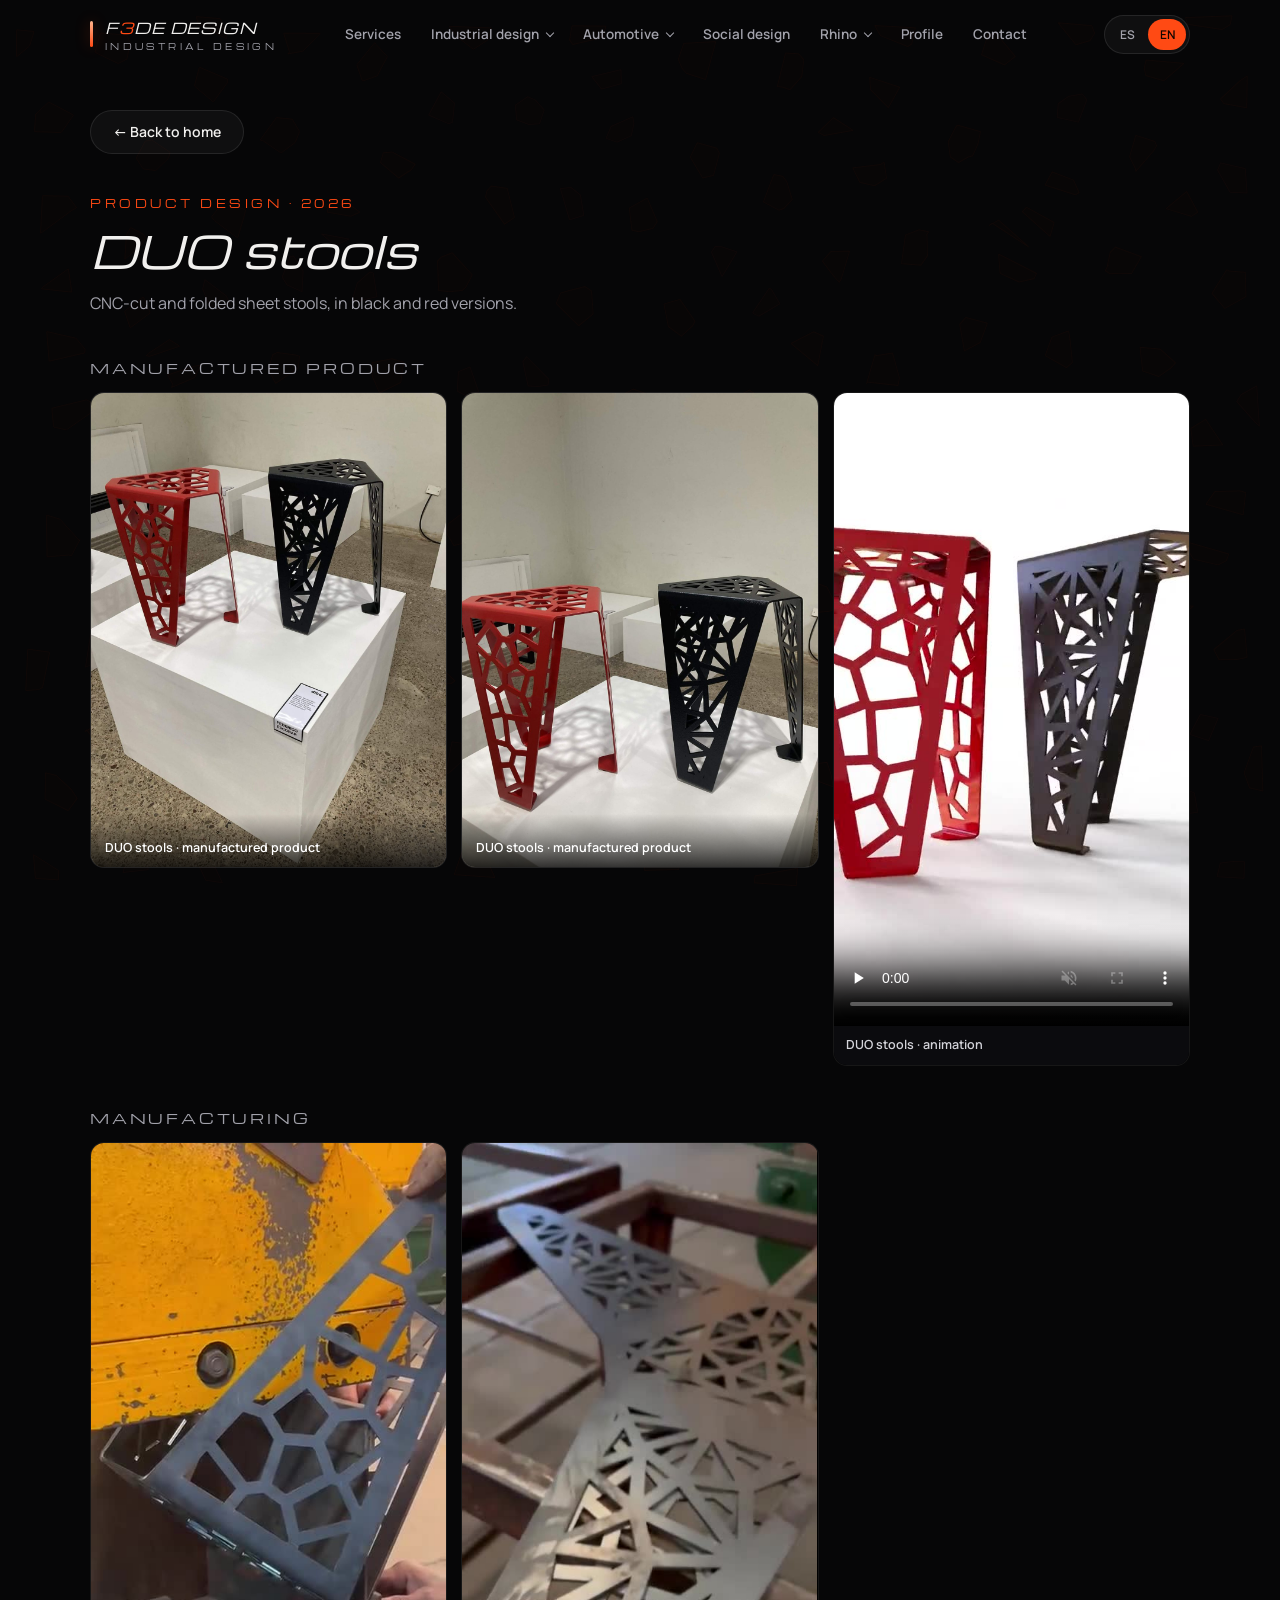
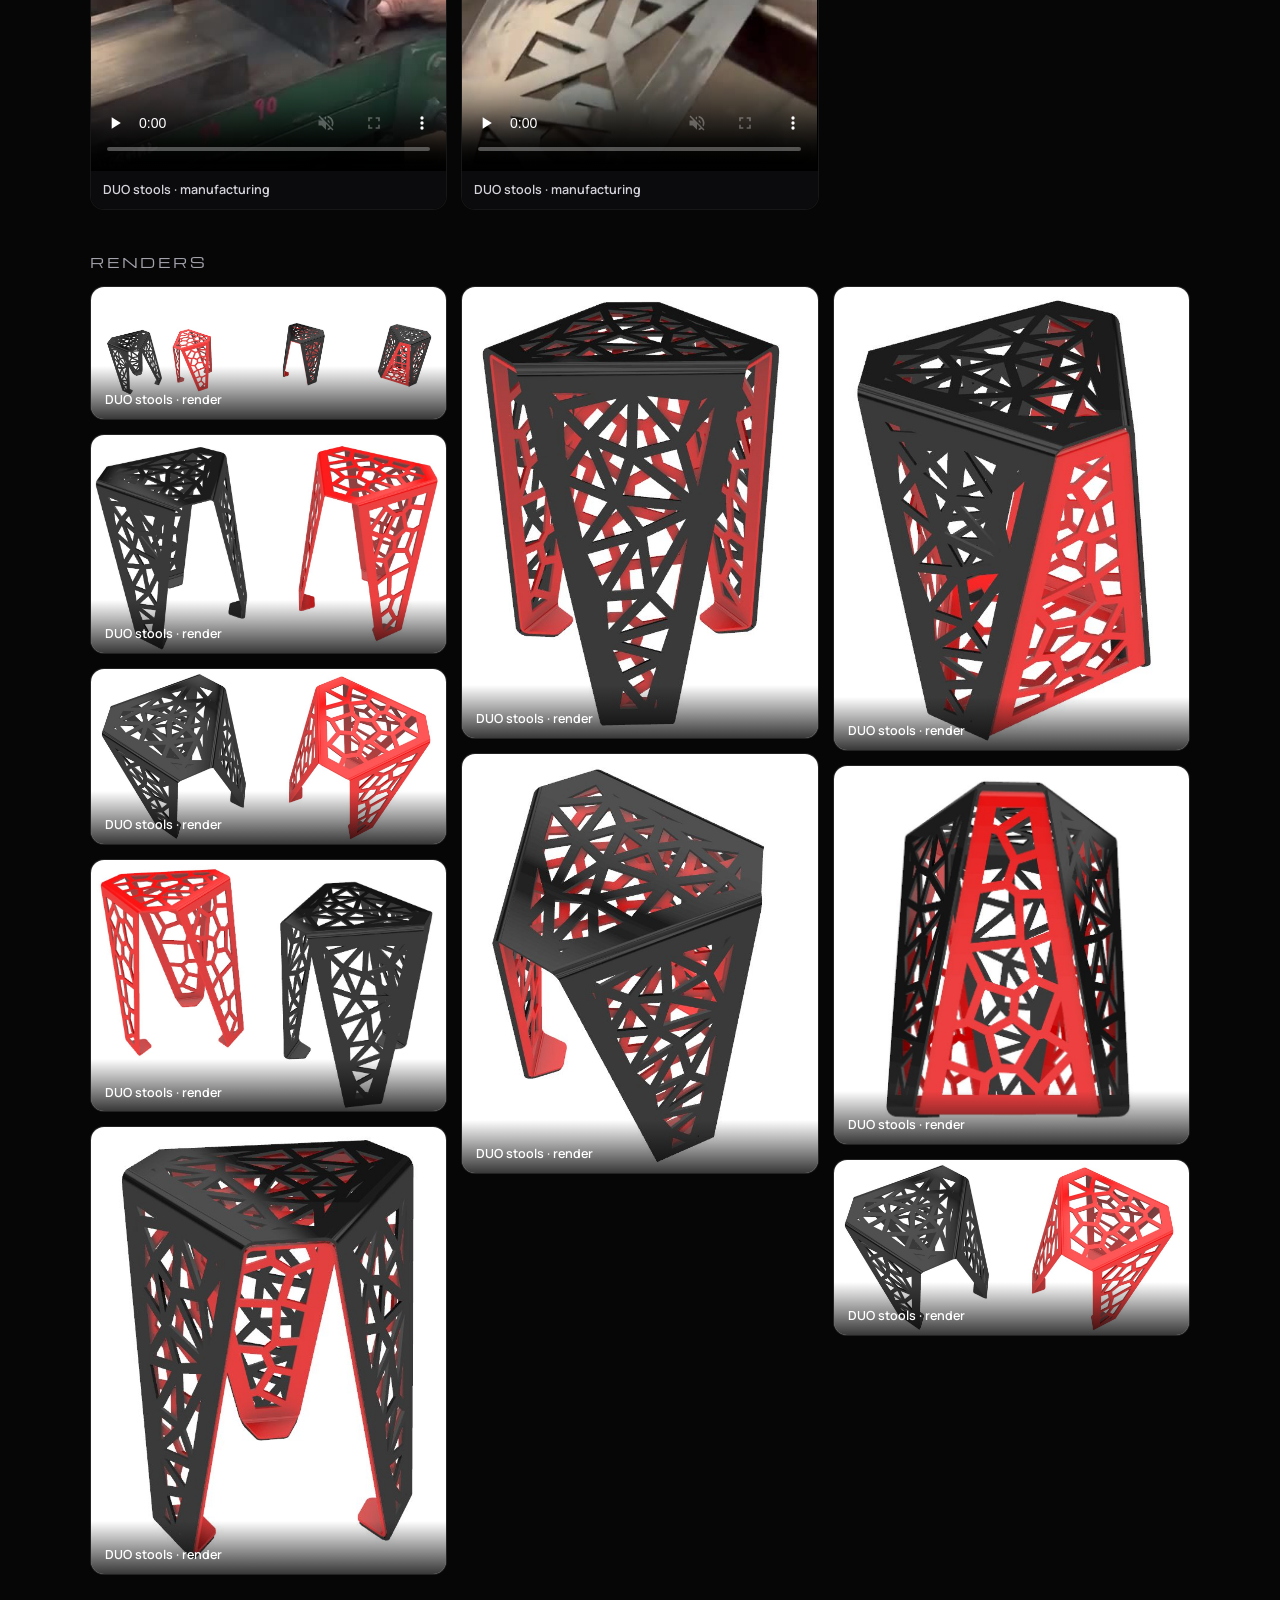
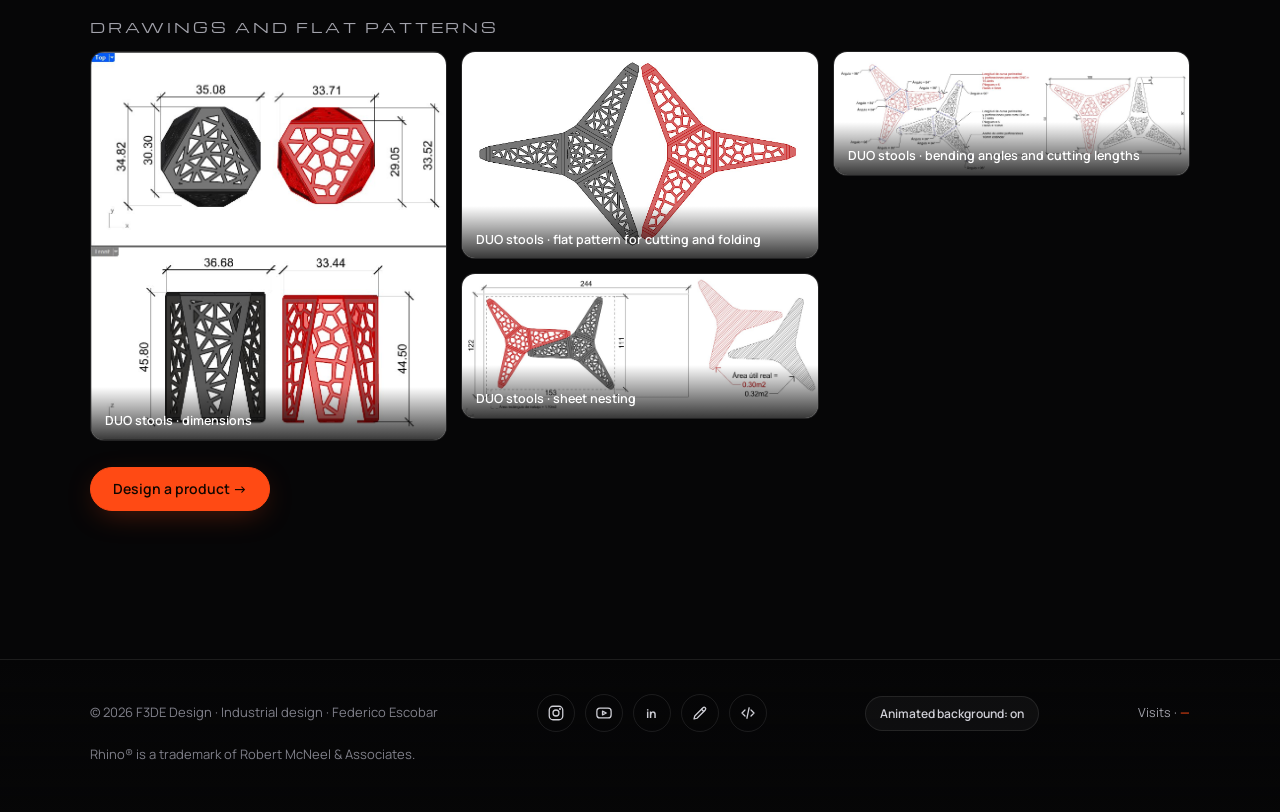
<file: taburetes-duo.html>
<!doctype html>
<html lang="es">
<head>
<meta charset="utf-8">
<meta name="viewport" content="width=device-width, initial-scale=1, viewport-fit=cover">
<title>Taburetes DUO · F3DE Design</title>
<meta name="description" content="Taburetes DUO de F3DE Design: producto fabricado, renders y planos de corte y plegado.">
<meta name="theme-color" content="#060607">
<meta property="og:image" content="https://fedemergent.github.io/f3de-design/assets/og.jpg">
<link rel="icon" href="assets/logo-f3de-cuadrado-512.png">
<link rel="apple-touch-icon" href="assets/logo-f3de-cuadrado-512.png">
<link rel="preconnect" href="https://fonts.googleapis.com">
<link rel="preconnect" href="https://fonts.gstatic.com" crossorigin>
<link href="https://fonts.googleapis.com/css2?family=Manrope:wght@400;500;600;700&family=Michroma&display=swap" rel="stylesheet">
<link rel="stylesheet" href="assets/site.css?v=59">
</head>
<body>
<canvas id="bg" aria-hidden="true"></canvas>
<div id="page">
<header class="nav" id="nav">
  <div class="wrap nav-in">
    <a class="brand" href="index.html" aria-label="F3DE Design, inicio">
      <span class="bar"></span>
      <span>F<b>3</b>DE DESIGN<small>DISEÑO INDUSTRIAL</small></span>
    </a>
    <div class="lang" role="group" aria-label="Idioma"><button type="button" data-lang="es" aria-pressed="true">ES</button><button type="button" data-lang="en" aria-pressed="false">EN</button></div>
    <button class="burger" id="burger" aria-label="Abrir menú" aria-expanded="false" aria-controls="menu"><span></span><span></span><span></span></button>
    <nav id="menu" aria-label="Principal">
      <ul>
        <li><a class="l" href="index.html#servicios">Servicios</a></li>
        <li class="has-sub"><a class="lp" href="index.html#modelos">Diseño industrial</a>
          <ul class="sub-menu">
            <li><a class="l" href="index.html#modelos">Modelos 3D</a></li>
            <li><a class="l" href="index.html#prototipado">Prototipos</a></li>
            <li><a class="l" href="index.html#productos">Productos manufacturados</a></li>
          </ul></li>
        <li class="has-sub"><a class="lp" href="index.html#automotriz">Automotriz</a>
          <ul class="sub-menu">
            <li><a class="l" href="index.html#automotriz">Vehículos y movilidad</a></li>
            <li><a class="l" href="index.html#foodtrucks">Food trucks</a></li>
          </ul></li>
        <li><a class="l" href="index.html#proposito">Diseño social</a></li>
        <li class="has-sub"><a class="lp" href="index.html#cursos">Rhino</a>
          <ul class="sub-menu">
            <li><a class="l" href="index.html#plugins">Plugins</a></li>
            <li><a class="l" href="index.html#tutoriales">Tutoriales</a></li>
            <li><a class="l" href="index.html#cursos">Cursos y capacitación</a></li>
          </ul></li>
        <li><a class="l" href="index.html#sobre-mi">Perfil</a></li>
        <li><a class="l" href="index.html#contacto">Contacto</a></li>
      </ul>
    </nav>
  </div>
</header>
<main>
  <div class="wrap cpage">
    <a class="btn back" href="index.html#productos">← Volver al inicio</a>
    <section style="padding-top:26px">
      <div class="reveal">
        <p class="eyebrow">Diseño de productos · 2026</p>
        <h1>Taburetes DUO</h1>
        <p class="lead">Taburetes de chapa cortada por CNC y plegada, en versiones negra y roja.</p>
      </div>
      <h2 class="gh reveal">Producto fabricado</h2>
        <div class="gal reveal">
          <figure class="frame" data-label="Taburetes DUO · producto fabricado" data-group="duo-real"><img width="1200" height="1600" src="assets/productos/duo/real-1.jpg" alt="Taburetes DUO · producto fabricado" loading="lazy"><span class="gcap">Taburetes DUO · producto fabricado</span></figure>
          <figure class="frame" data-label="Taburetes DUO · producto fabricado" data-group="duo-real"><img width="1200" height="1600" src="assets/productos/duo/real-2.jpg" alt="Taburetes DUO · producto fabricado" loading="lazy"><span class="gcap">Taburetes DUO · producto fabricado</span></figure>
          <div class="vfig"><video controls muted loop playsinline preload="none" poster="assets/productos/taburete.jpg" aria-label="Taburetes DUO · animación"><source src="assets/productos/taburete.mp4" type="video/mp4"></video><span class="vcap">Taburetes DUO · animación</span></div>
        </div>
      <h2 class="gh reveal">Fabricación</h2>
        <div class="gal reveal">
          <div class="vfig"><video controls muted loop playsinline preload="none" poster="assets/productos/if1-fabrica-2.jpg" aria-label="Taburetes DUO · fabricación"><source src="assets/productos/if1-fabrica-2.mp4" type="video/mp4"></video><span class="vcap">Taburetes DUO · fabricación</span></div>
          <div class="vfig"><video controls muted loop playsinline preload="none" poster="assets/productos/if1-fabrica-8.jpg" aria-label="Taburetes DUO · fabricación"><source src="assets/productos/if1-fabrica-8.mp4" type="video/mp4"></video><span class="vcap">Taburetes DUO · fabricación</span></div>
        </div>
      <h2 class="gh reveal">Renders</h2>
        <div class="gal reveal">
          <figure class="frame" data-label="Taburetes DUO · render" data-group="duo-ren"><img width="1400" height="519" src="assets/productos/duo/render-1.jpg" alt="Taburetes DUO · render" loading="lazy"><span class="gcap">Taburetes DUO · render</span></figure>
          <figure class="frame" data-label="Taburetes DUO · render" data-group="duo-ren"><img width="1204" height="739" src="assets/productos/duo/render-2.jpg" alt="Taburetes DUO · render" loading="lazy"><span class="gcap">Taburetes DUO · render</span></figure>
          <figure class="frame" data-label="Taburetes DUO · render" data-group="duo-ren"><img width="1400" height="690" src="assets/productos/duo/render-3.jpg" alt="Taburetes DUO · render" loading="lazy"><span class="gcap">Taburetes DUO · render</span></figure>
          <figure class="frame" data-label="Taburetes DUO · render" data-group="duo-ren"><img width="1079" height="763" src="assets/productos/duo/render-4.jpg" alt="Taburetes DUO · render" loading="lazy"><span class="gcap">Taburetes DUO · render</span></figure>
          <figure class="frame" data-label="Taburetes DUO · render" data-group="duo-ren"><img width="599" height="753" src="assets/productos/duo/render-5.jpg" alt="Taburetes DUO · render" loading="lazy"><span class="gcap">Taburetes DUO · render</span></figure>
          <figure class="frame" data-label="Taburetes DUO · render" data-group="duo-ren"><img width="605" height="767" src="assets/productos/duo/render-6.jpg" alt="Taburetes DUO · render" loading="lazy"><span class="gcap">Taburetes DUO · render</span></figure>
          <figure class="frame" data-label="Taburetes DUO · render" data-group="duo-ren"><img width="647" height="763" src="assets/productos/duo/render-7.jpg" alt="Taburetes DUO · render" loading="lazy"><span class="gcap">Taburetes DUO · render</span></figure>
          <figure class="frame" data-label="Taburetes DUO · render" data-group="duo-ren"><img width="589" height="767" src="assets/productos/duo/render-8.jpg" alt="Taburetes DUO · render" loading="lazy"><span class="gcap">Taburetes DUO · render</span></figure>
          <figure class="frame" data-label="Taburetes DUO · render" data-group="duo-ren"><img width="723" height="769" src="assets/productos/duo/render-9.jpg" alt="Taburetes DUO · render" loading="lazy"><span class="gcap">Taburetes DUO · render</span></figure>
          <figure class="frame" data-label="Taburetes DUO · render" data-group="duo-ren"><img width="1400" height="690" src="assets/productos/duo/render-10.jpg" alt="Taburetes DUO · render" loading="lazy"><span class="gcap">Taburetes DUO · render</span></figure>
        </div>
      <h2 class="gh reveal">Planos y despiece</h2>
        <div class="gal reveal">
          <figure class="frame" data-label="Taburetes DUO · medidas" data-group="duo-pl"><img width="719" height="785" src="assets/productos/duo/plano-medidas.jpg" alt="Taburetes DUO · medidas" loading="lazy"><span class="gcap">Taburetes DUO · medidas</span></figure>
          <figure class="frame" data-label="Taburetes DUO · despiece para corte y plegado" data-group="duo-pl"><img width="1325" height="769" src="assets/productos/duo/plano-despiece.jpg" alt="Taburetes DUO · despiece para corte y plegado" loading="lazy"><span class="gcap">Taburetes DUO · despiece para corte y plegado</span></figure>
          <figure class="frame" data-label="Taburetes DUO · distribución en plancha" data-group="duo-pl"><img width="1600" height="646" src="assets/productos/duo/plano-plancha.jpg" alt="Taburetes DUO · distribución en plancha" loading="lazy"><span class="gcap">Taburetes DUO · distribución en plancha</span></figure>
          <figure class="frame" data-label="Taburetes DUO · ángulos de plegado y longitudes de corte" data-group="duo-pl"><img width="1600" height="554" src="assets/productos/duo/plano-corte.jpg" alt="Taburetes DUO · ángulos de plegado y longitudes de corte" loading="lazy"><span class="gcap">Taburetes DUO · ángulos de plegado y longitudes de corte</span></figure>
        </div>
      <p class="more-ft" style="margin-top:26px"><a class="btn pri" href="index.html#contacto">Diseñar un producto →</a></p>
    </section>
  </div>
</main>
<footer>
  <div class="wrap"><span>© 2026 F3DE Design · Diseño industrial · Federico Escobar</span><div class="soc" aria-label="Redes">
      <a href="https://www.instagram.com/di.fedemergent/" target="_blank" rel="noopener" aria-label="Instagram"><svg viewBox="0 0 24 24"><rect x="3" y="3" width="18" height="18" rx="5"/><circle cx="12" cy="12" r="4"/><circle cx="17.3" cy="6.7" r=".6"/></svg></a>
      <a href="https://www.youtube.com/@F3DE.Design" target="_blank" rel="noopener" aria-label="YouTube"><svg viewBox="0 0 24 24"><rect x="2.5" y="5.5" width="19" height="13" rx="4"/><path d="M10 9.5l5 2.5-5 2.5z"/></svg></a>
      <a href="https://www.linkedin.com/in/fedemergent" target="_blank" rel="noopener" aria-label="LinkedIn">in</a>
      <a href="https://fedemergent.blogspot.com" target="_blank" rel="noopener" aria-label="Blog"><svg viewBox="0 0 24 24"><path d="M4 20l4-1 11-11a2.1 2.1 0 0 0-3-3L5 16l-1 4z"/><path d="M14 7l3 3"/></svg></a>
      <a href="https://github.com/fedemergent" target="_blank" rel="noopener" aria-label="GitHub"><svg viewBox="0 0 24 24"><path d="M8 8l-4 4 4 4M16 8l4 4-4 4M13.5 5l-3 14"/></svg></a>
    </div><button class="motion-toggle" id="motionBtn" type="button" aria-pressed="true">Fondo animado: sí</button><span class="stats" id="footStats">Visitas · <b data-count="visitas">—</b></span><span>Rhino® es marca de Robert McNeel &amp; Associates.</span></div>
</footer>
</div>
<div id="lb" role="dialog" aria-modal="true" aria-label="Vista ampliada"></div>
<script src="assets/counters.js?v=59"></script>
<script src="assets/common.js?v=59"></script>
<script>
window.__field.dim = .5; window.__field.target = .5;
</script>
<script src="assets/i18n.js?v=59"></script>
</body>
</html>
</file>
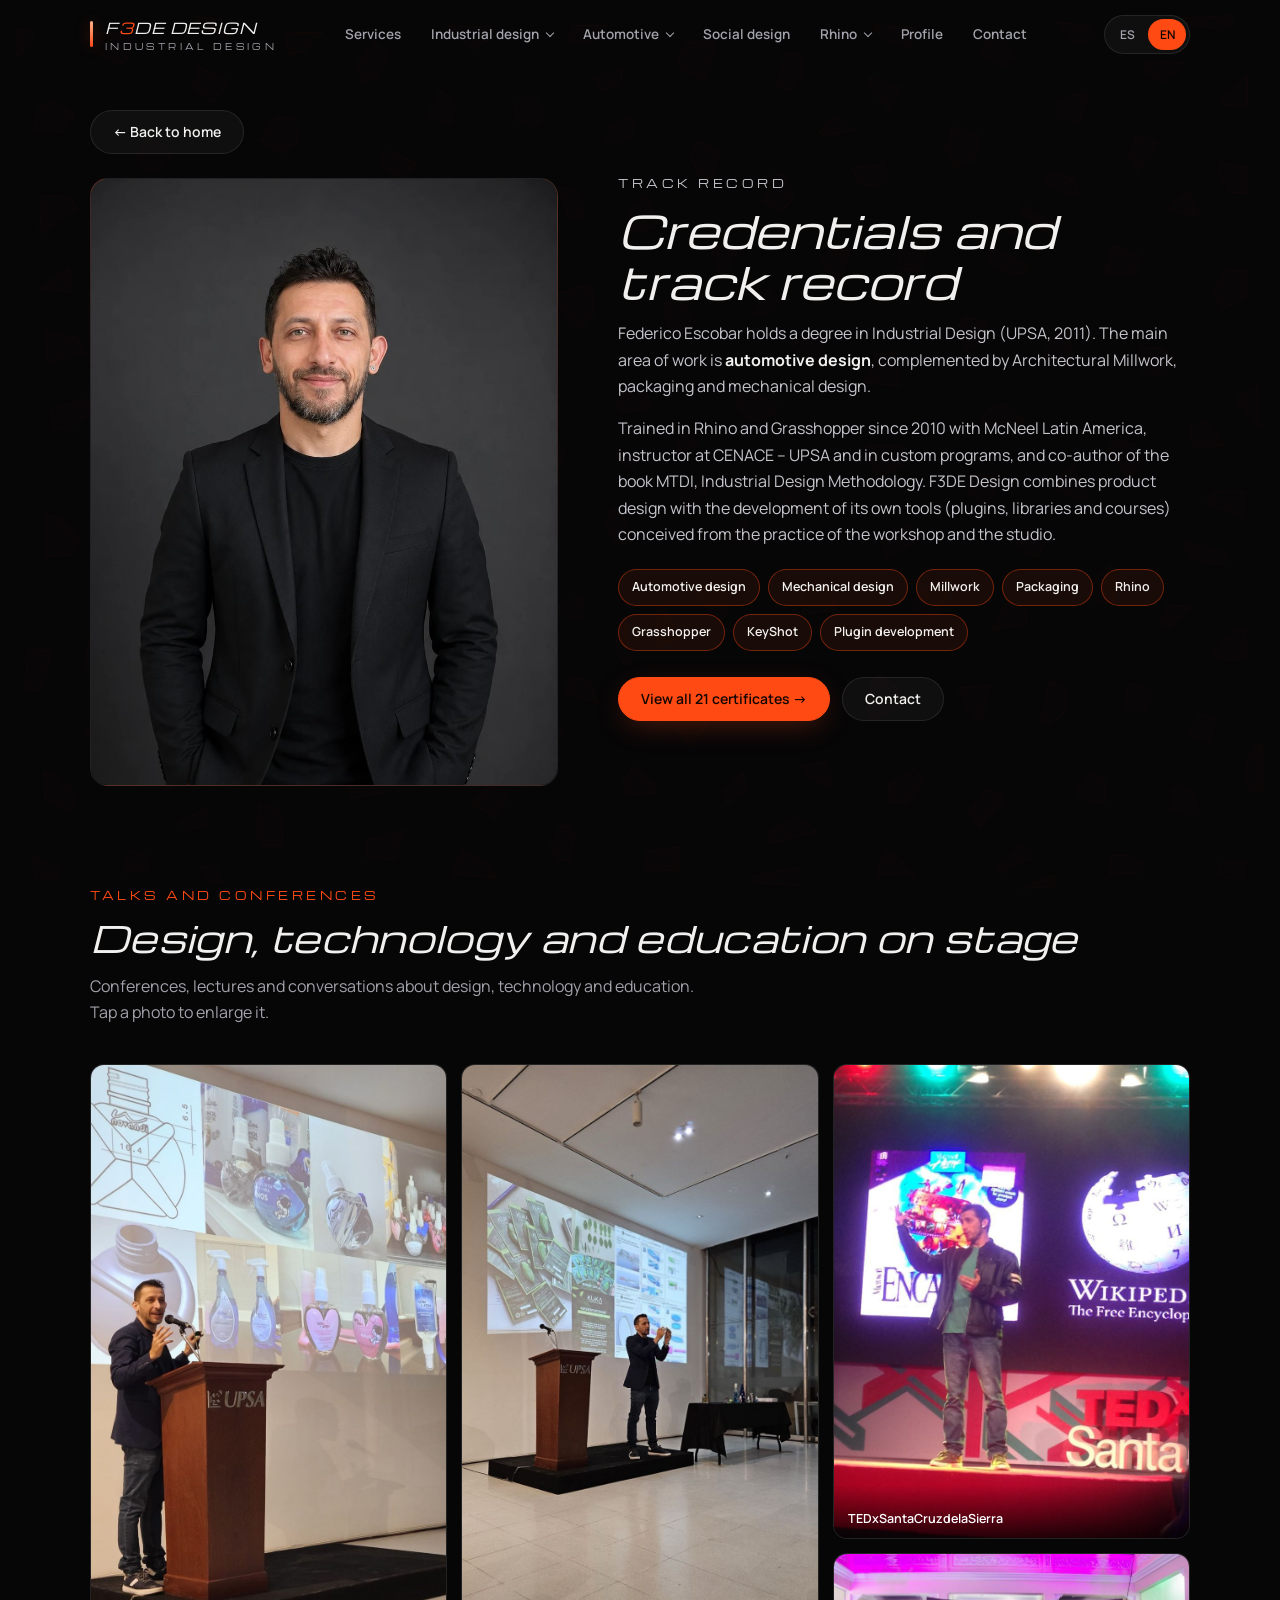
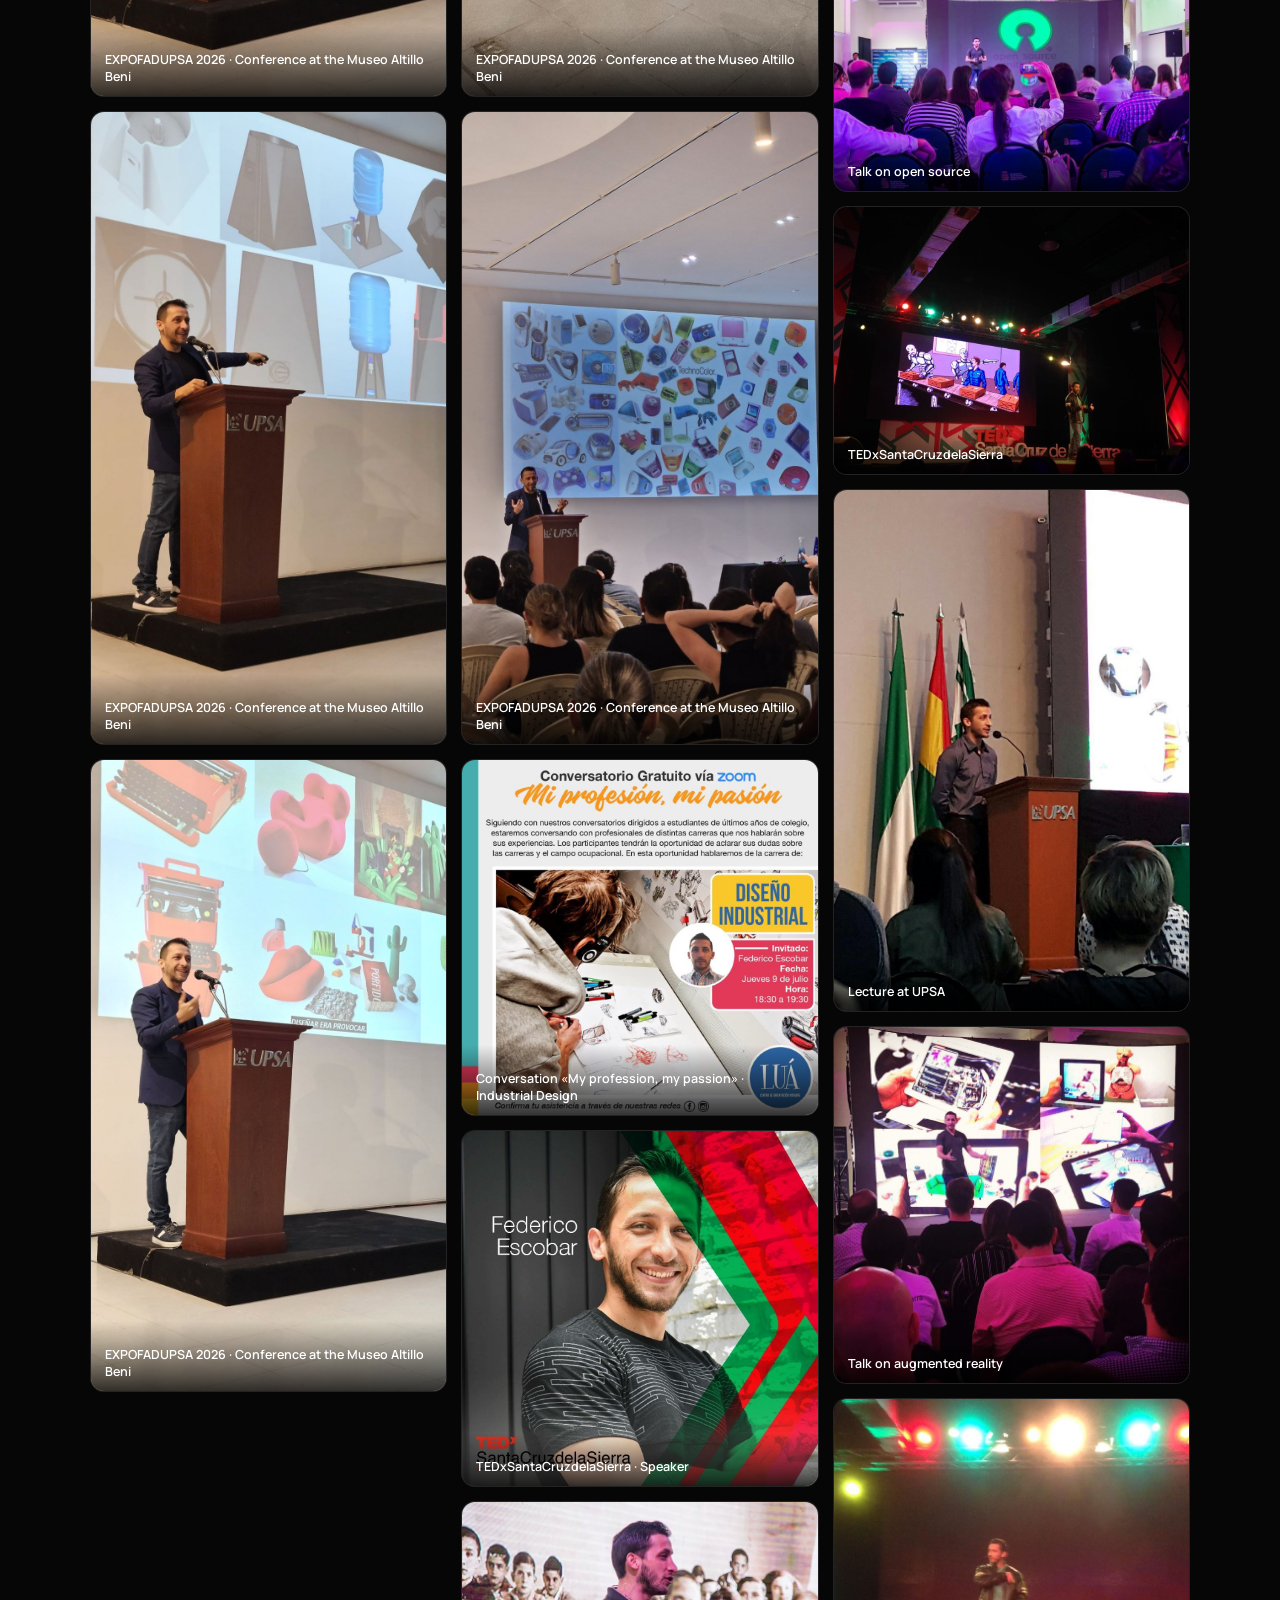
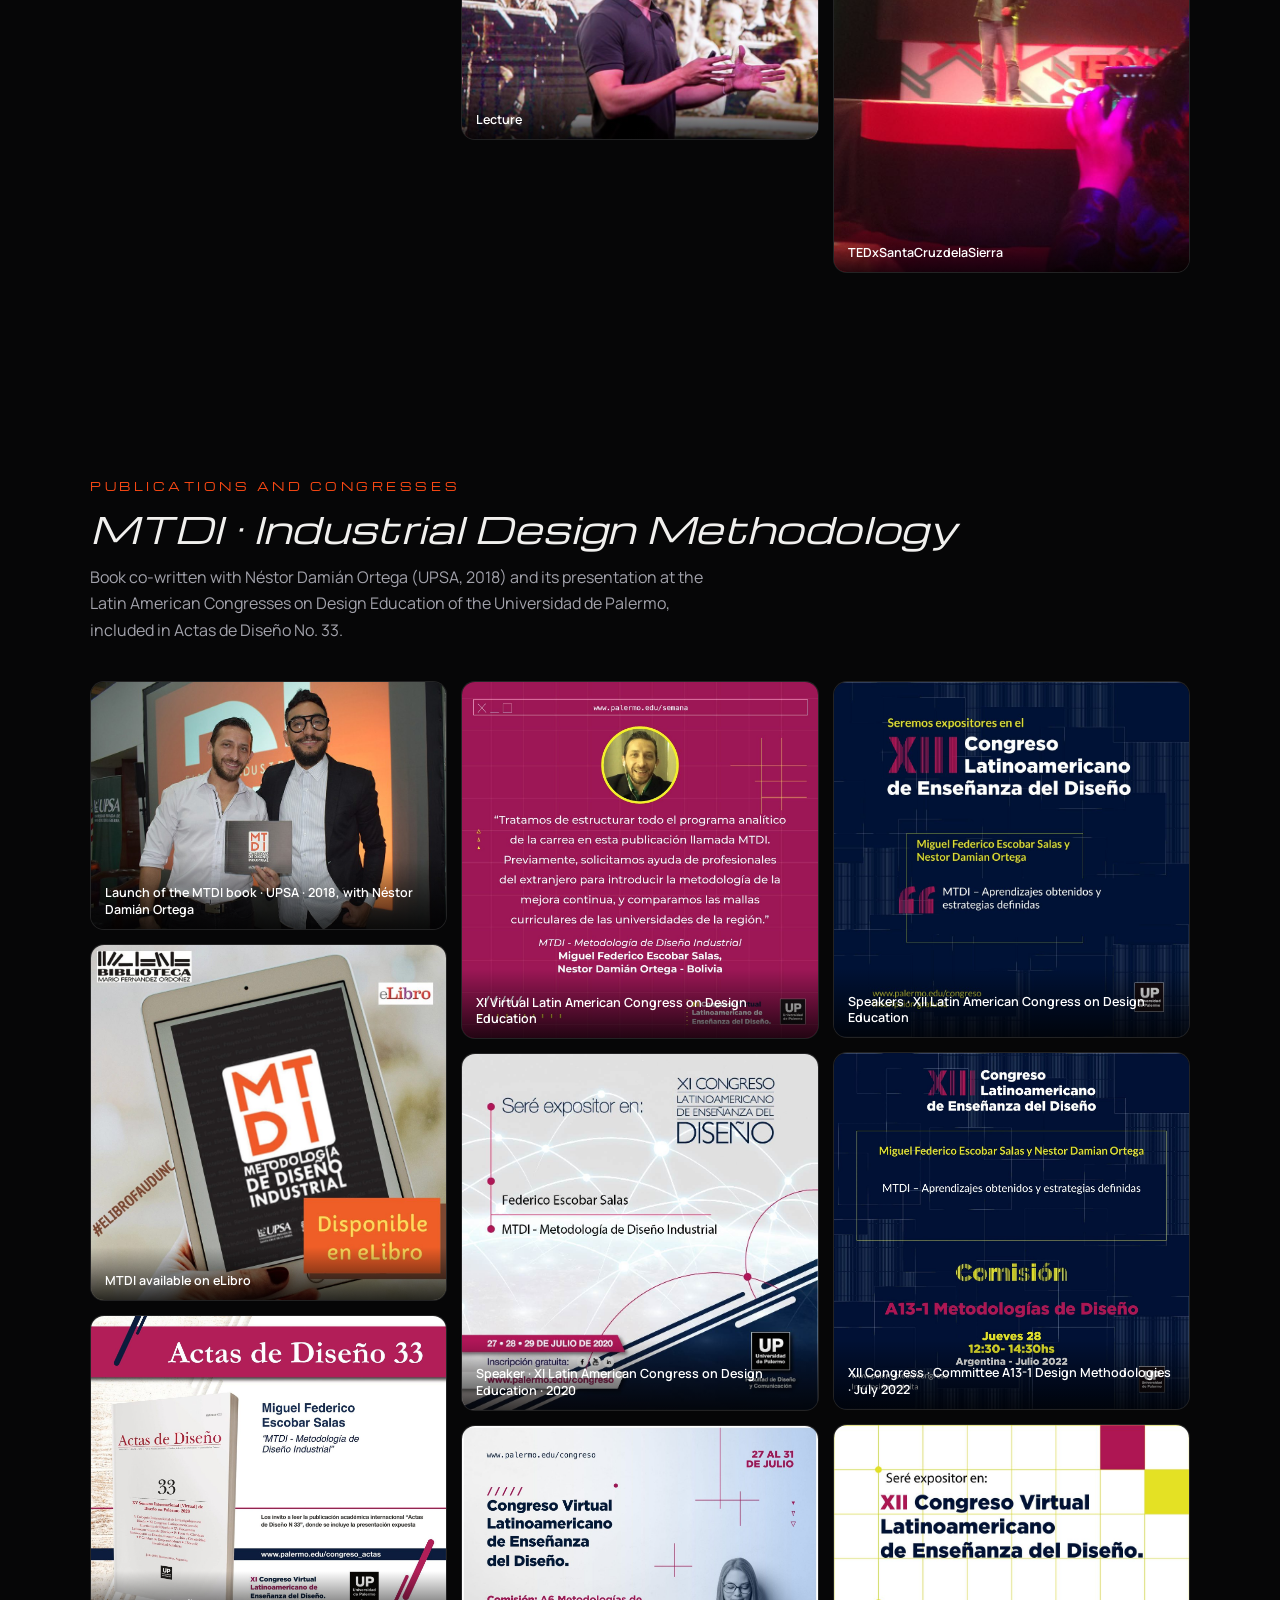
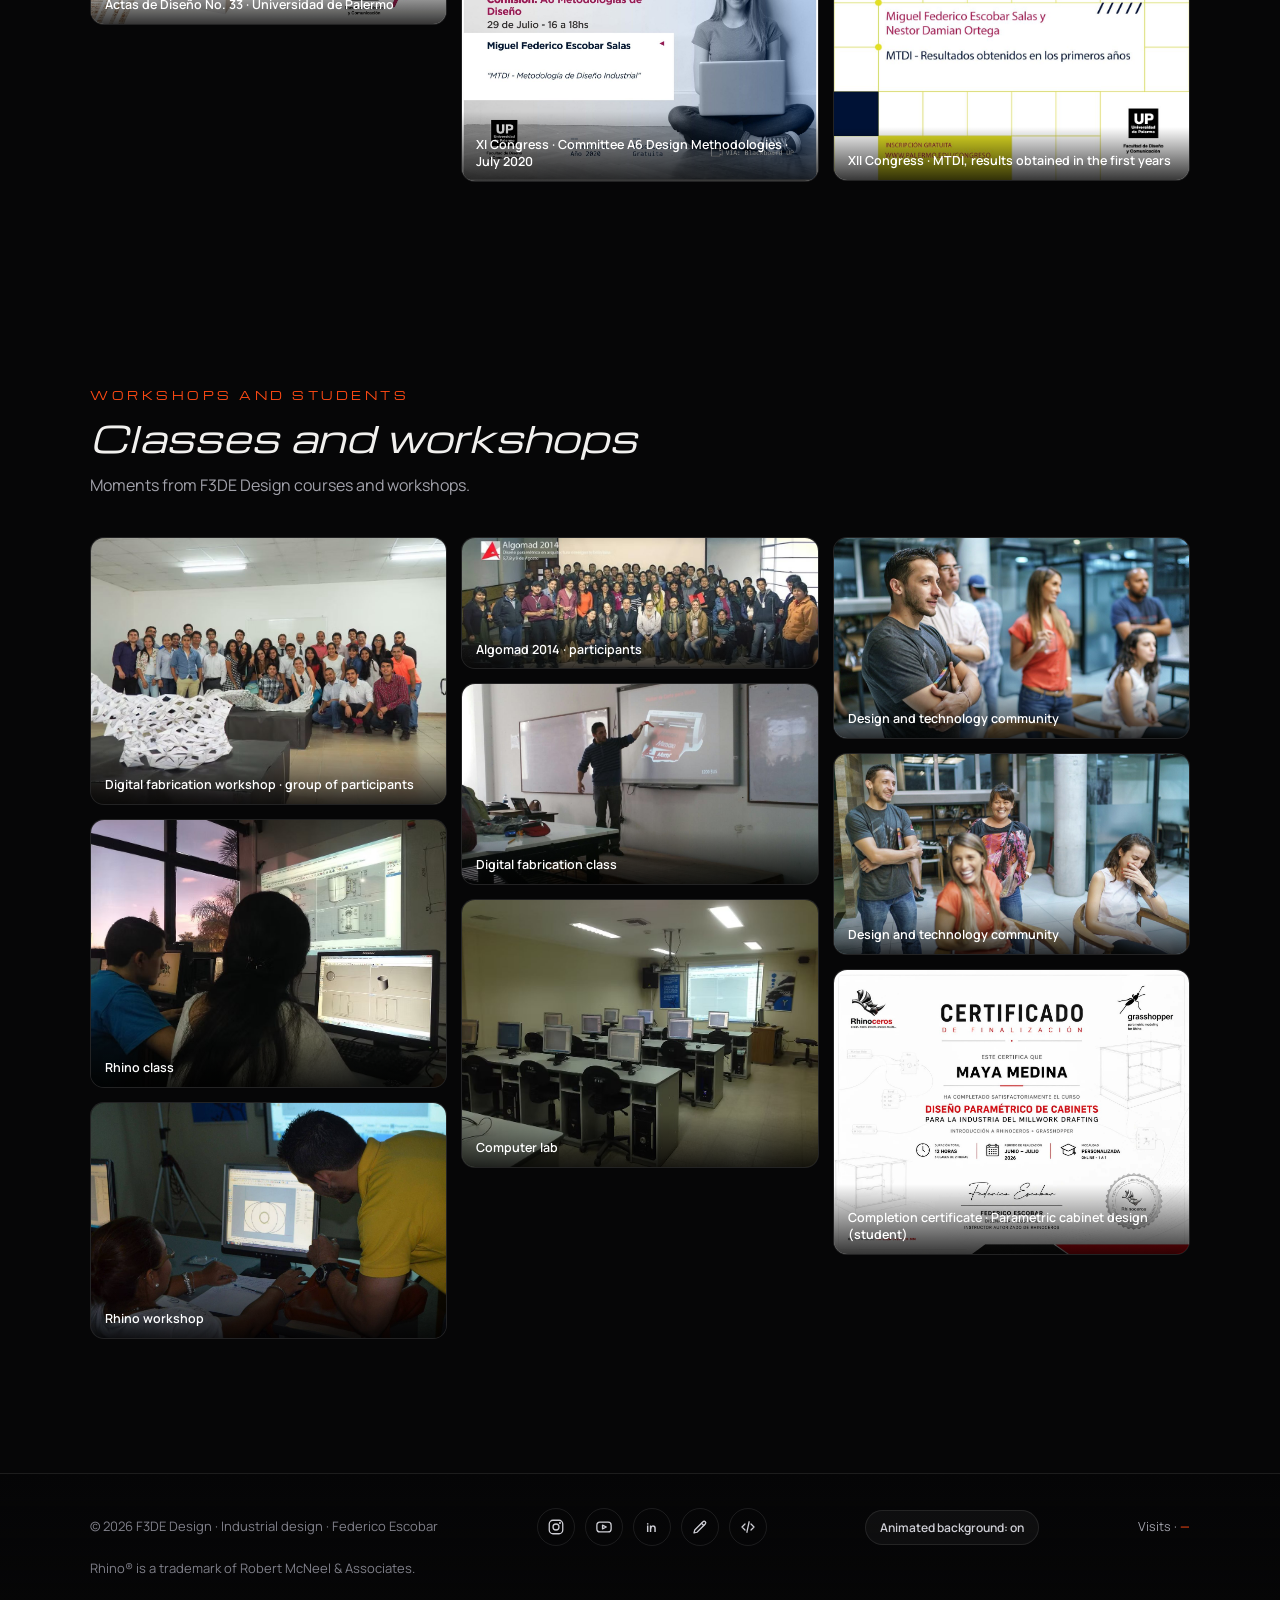
<file: trayectoria.html>
<!doctype html>
<html lang="es">
<head>
<meta charset="utf-8">
<meta name="viewport" content="width=device-width, initial-scale=1, viewport-fit=cover">
<title>Trayectoria · F3DE Design</title>
<meta name="description" content="Trayectoria de Federico Escobar: conferencias, publicaciones, congresos, talleres y formación en diseño industrial y Rhino.">
<meta name="theme-color" content="#060607">
<meta property="og:image" content="https://fedemergent.github.io/f3de-design/assets/og.jpg">
<link rel="icon" href="assets/logo-f3de-cuadrado-512.png">
<link rel="apple-touch-icon" href="assets/logo-f3de-cuadrado-512.png">
<link rel="preconnect" href="https://fonts.googleapis.com">
<link rel="preconnect" href="https://fonts.gstatic.com" crossorigin>
<link href="https://fonts.googleapis.com/css2?family=Manrope:wght@400;500;600;700&family=Michroma&display=swap" rel="stylesheet">
<link rel="stylesheet" href="assets/site.css?v=59">
</head>
<body>
<canvas id="bg" aria-hidden="true"></canvas>
<div id="page">
<header class="nav" id="nav">
  <div class="wrap nav-in">
    <a class="brand" href="index.html" aria-label="F3DE Design, inicio">
      <span class="bar"></span>
      <span>F<b>3</b>DE DESIGN<small>DISEÑO INDUSTRIAL</small></span>
    </a>
    <div class="lang" role="group" aria-label="Idioma"><button type="button" data-lang="es" aria-pressed="true">ES</button><button type="button" data-lang="en" aria-pressed="false">EN</button></div>
    <button class="burger" id="burger" aria-label="Abrir menú" aria-expanded="false" aria-controls="menu"><span></span><span></span><span></span></button>
    <nav id="menu" aria-label="Principal">
      <ul>
        <li><a class="l" href="index.html#servicios">Servicios</a></li>
        <li class="has-sub"><a class="lp" href="index.html#modelos">Diseño industrial</a>
          <ul class="sub-menu">
            <li><a class="l" href="index.html#modelos">Modelos 3D</a></li>
            <li><a class="l" href="index.html#prototipado">Prototipos</a></li>
            <li><a class="l" href="index.html#productos">Productos manufacturados</a></li>
          </ul></li>
        <li class="has-sub"><a class="lp" href="index.html#automotriz">Automotriz</a>
          <ul class="sub-menu">
            <li><a class="l" href="index.html#automotriz">Vehículos y movilidad</a></li>
            <li><a class="l" href="index.html#foodtrucks">Food trucks</a></li>
          </ul></li>
        <li><a class="l" href="index.html#proposito">Diseño social</a></li>
        <li class="has-sub"><a class="lp" href="index.html#cursos">Rhino</a>
          <ul class="sub-menu">
            <li><a class="l" href="index.html#plugins">Plugins</a></li>
            <li><a class="l" href="index.html#tutoriales">Tutoriales</a></li>
            <li><a class="l" href="index.html#cursos">Cursos y capacitación</a></li>
          </ul></li>
        <li><a class="l" href="index.html#sobre-mi">Perfil</a></li>
        <li><a class="l" href="index.html#contacto">Contacto</a></li>
      </ul>
    </nav>
  </div>
</header>
<main>
  <div class="wrap cpage">
    <a class="btn back" href="index.html#sobre-mi">← Volver al inicio</a>
    <div class="about trayectoria-bio reveal">
      <div class="portrait"><img width="800" height="1200" src="assets/retrato.jpg" alt="Retrato de Federico Escobar"></div>
      <div>
        <p class="eyebrow">Trayectoria</p>
        <h1>Credenciales y trayectoria</h1>
        <p class="lead" style="color:#c4c4cb">Federico Escobar es Licenciado en Diseño Industrial (UPSA, 2011). Su área principal es el <b style="color:var(--txt)">diseño automotriz</b>, complementada con Architectural Millwork, packaging y diseño mecánico.</p>
        <p>Formado en Rhino y Grasshopper desde 2010 junto a McNeel Latin America, es instructor en CENACE – UPSA y en programas personalizados, y coautor del libro MTDI, Metodología de Diseño Industrial. F3DE Design combina el diseño de producto con el desarrollo de herramientas propias (plugins, bibliotecas y cursos) pensadas desde la práctica del taller y del estudio.</p>
        <ul class="skills"><li>Diseño automotriz</li><li>Diseño mecánico</li><li>Millwork</li><li>Packaging</li><li>Rhino</li><li>Grasshopper</li><li>KeyShot</li><li>Desarrollo de plugins</li></ul>
        <p class="ctas"><a class="btn pri" href="certificados.html">Ver los 21 certificados →</a><a class="btn" href="index.html#contacto">Contacto</a></p>
      </div>
    </div>
  </div>
<!-- ================= CHARLAS ================= -->
<section id="charlas">
  <div class="wrap">
    <div class="reveal">
      <p class="eyebrow">Charlas y conferencias</p>
      <h2>Diseño, tecnología y educación en el escenario</h2>
      <p class="lead">Conferencias, disertaciones y conversatorios sobre diseño, tecnología y educación. Toca una foto para ampliarla.</p>
    </div>
    <div class="gal reveal">
      <figure class="frame" data-label="EXPOFADUPSA 2026 · Conferencia en el Museo Altillo Beni" data-group="charlas"><img width="844" height="1500" src="assets/charlas/expofadupsa-2026-1.jpg" alt="EXPOFADUPSA 2026 · Conferencia en el Museo Altillo Beni" loading="lazy"><span class="gcap">EXPOFADUPSA 2026 · Conferencia en el Museo Altillo Beni</span></figure>
      <figure class="frame" data-label="EXPOFADUPSA 2026 · Conferencia en el Museo Altillo Beni" data-group="charlas"><img width="844" height="1500" src="assets/charlas/expofadupsa-2026-2.jpg" alt="EXPOFADUPSA 2026 · Conferencia en el Museo Altillo Beni" loading="lazy"><span class="gcap">EXPOFADUPSA 2026 · Conferencia en el Museo Altillo Beni</span></figure>
      <figure class="frame" data-label="EXPOFADUPSA 2026 · Conferencia en el Museo Altillo Beni" data-group="charlas"><img width="844" height="1500" src="assets/charlas/expofadupsa-2026-3.jpg" alt="EXPOFADUPSA 2026 · Conferencia en el Museo Altillo Beni" loading="lazy"><span class="gcap">EXPOFADUPSA 2026 · Conferencia en el Museo Altillo Beni</span></figure>
      <figure class="frame" data-label="EXPOFADUPSA 2026 · Conferencia en el Museo Altillo Beni" data-group="charlas"><img width="844" height="1500" src="assets/charlas/expofadupsa-2026-4.jpg" alt="EXPOFADUPSA 2026 · Conferencia en el Museo Altillo Beni" loading="lazy"><span class="gcap">EXPOFADUPSA 2026 · Conferencia en el Museo Altillo Beni</span></figure>
      <figure class="frame" data-label="EXPOFADUPSA 2026 · Conferencia en el Museo Altillo Beni" data-group="charlas"><img width="844" height="1500" src="assets/charlas/expofadupsa-2026-5.jpg" alt="EXPOFADUPSA 2026 · Conferencia en el Museo Altillo Beni" loading="lazy"><span class="gcap">EXPOFADUPSA 2026 · Conferencia en el Museo Altillo Beni</span></figure>
      <figure class="frame" data-label="Conversatorio «Mi profesión, mi pasión» · Diseño Industrial" data-group="charlas"><img width="960" height="960" src="assets/charlas/conversatorio-lua.jpg" alt="Conversatorio «Mi profesión, mi pasión» · Diseño Industrial" loading="lazy"><span class="gcap">Conversatorio «Mi profesión, mi pasión» · Diseño Industrial</span></figure>
      <figure class="frame" data-label="TEDxSantaCruzdelaSierra · Conferencista" data-group="charlas"><img width="1080" height="1080" src="assets/charlas/tedx-federico-escobar.jpg" alt="TEDxSantaCruzdelaSierra · Conferencista" loading="lazy"><span class="gcap">TEDxSantaCruzdelaSierra · Conferencista</span></figure>
      <figure class="frame" data-label="Disertación" data-group="charlas"><img width="720" height="480" src="assets/charlas/disertacion.jpg" alt="Disertación" loading="lazy"><span class="gcap">Disertación</span></figure>
      <figure class="frame" data-label="TEDxSantaCruzdelaSierra" data-group="charlas"><img width="768" height="1024" src="assets/charlas/tedx-escenario-wikipedia.jpg" alt="TEDxSantaCruzdelaSierra" loading="lazy"><span class="gcap">TEDxSantaCruzdelaSierra</span></figure>
      <figure class="frame" data-label="Charla sobre código abierto" data-group="charlas"><img width="720" height="480" src="assets/charlas/codigo-abierto.jpg" alt="Charla sobre código abierto" loading="lazy"><span class="gcap">Charla sobre código abierto</span></figure>
      <figure class="frame" data-label="TEDxSantaCruzdelaSierra" data-group="charlas"><img width="1024" height="768" src="assets/charlas/tedx-escenario-robot.jpg" alt="TEDxSantaCruzdelaSierra" loading="lazy"><span class="gcap">TEDxSantaCruzdelaSierra</span></figure>
      <figure class="frame" data-label="Disertación en la UPSA" data-group="charlas"><img width="872" height="1280" src="assets/charlas/upsa-disertacion.jpg" alt="Disertación en la UPSA" loading="lazy"><span class="gcap">Disertación en la UPSA</span></figure>
      <figure class="frame" data-label="Charla sobre realidad aumentada" data-group="charlas"><img width="720" height="720" src="assets/charlas/realidad-aumentada.jpg" alt="Charla sobre realidad aumentada" loading="lazy"><span class="gcap">Charla sobre realidad aumentada</span></figure>
      <figure class="frame" data-label="TEDxSantaCruzdelaSierra" data-group="charlas"><img width="768" height="1024" src="assets/charlas/tedx-escenario-luces.jpg" alt="TEDxSantaCruzdelaSierra" loading="lazy"><span class="gcap">TEDxSantaCruzdelaSierra</span></figure>
    </div>
  </div>
</section>

<!-- ================= PUBLICACIONES ================= -->
<section id="publicaciones">
  <div class="wrap">
    <div class="reveal">
      <p class="eyebrow">Publicaciones y congresos</p>
      <h2>MTDI · Metodología de Diseño Industrial</h2>
      <p class="lead">Libro coescrito con Néstor Damián Ortega (UPSA, 2018) y su presentación en los Congresos Latinoamericanos de Enseñanza del Diseño de la Universidad de Palermo, incluida en Actas de Diseño N.º 33.</p>
    </div>
    <div class="gal reveal">
      <figure class="frame" data-label="Lanzamiento del libro MTDI · UPSA · 2018, con Néstor Damián Ortega" data-group="pub"><img width="963" height="669" src="assets/publicaciones/lanzamiento-mtdi-2018.jpg" alt="Lanzamiento del libro MTDI · UPSA · 2018, con Néstor Damián Ortega" loading="lazy"><span class="gcap">Lanzamiento del libro MTDI · UPSA · 2018, con Néstor Damián Ortega</span></figure>
      <figure class="frame" data-label="MTDI disponible en eLibro" data-group="pub"><img width="1080" height="1080" src="assets/publicaciones/elibro-mtdi.jpg" alt="MTDI disponible en eLibro" loading="lazy"><span class="gcap">MTDI disponible en eLibro</span></figure>
      <figure class="frame" data-label="Actas de Diseño N.º 33 · Universidad de Palermo" data-group="pub"><img width="1400" height="1213" src="assets/publicaciones/actas-de-diseno-33.jpg" alt="Actas de Diseño N.º 33 · Universidad de Palermo" loading="lazy"><span class="gcap">Actas de Diseño N.º 33 · Universidad de Palermo</span></figure>
      <figure class="frame" data-label="XI Congreso Virtual Latinoamericano de Enseñanza del Diseño" data-group="pub"><img width="1276" height="1280" src="assets/publicaciones/congreso-xi-2020-cita.jpg" alt="XI Congreso Virtual Latinoamericano de Enseñanza del Diseño" loading="lazy"><span class="gcap">XI Congreso Virtual Latinoamericano de Enseñanza del Diseño</span></figure>
      <figure class="frame" data-label="Expositor · XI Congreso Latinoamericano de Enseñanza del Diseño · 2020" data-group="pub"><img width="1001" height="1001" src="assets/publicaciones/congreso-xi-2020-expositor.jpg" alt="Expositor · XI Congreso Latinoamericano de Enseñanza del Diseño · 2020" loading="lazy"><span class="gcap">Expositor · XI Congreso Latinoamericano de Enseñanza del Diseño · 2020</span></figure>
      <figure class="frame" data-label="XI Congreso · Comisión A6 Metodologías de Diseño · julio 2020" data-group="pub"><img width="1400" height="1400" src="assets/publicaciones/congreso-xi-2020-comision.jpg" alt="XI Congreso · Comisión A6 Metodologías de Diseño · julio 2020" loading="lazy"><span class="gcap">XI Congreso · Comisión A6 Metodologías de Diseño · julio 2020</span></figure>
      <figure class="frame" data-label="Expositores · XII Congreso Latinoamericano de Enseñanza del Diseño" data-group="pub"><img width="1080" height="1080" src="assets/publicaciones/congreso-xii-2022-expositores.jpg" alt="Expositores · XII Congreso Latinoamericano de Enseñanza del Diseño" loading="lazy"><span class="gcap">Expositores · XII Congreso Latinoamericano de Enseñanza del Diseño</span></figure>
      <figure class="frame" data-label="XII Congreso · Comisión A13-1 Metodologías de Diseño · julio 2022" data-group="pub"><img width="1400" height="1400" src="assets/publicaciones/congreso-xii-2022-comision.jpg" alt="XII Congreso · Comisión A13-1 Metodologías de Diseño · julio 2022" loading="lazy"><span class="gcap">XII Congreso · Comisión A13-1 Metodologías de Diseño · julio 2022</span></figure>
      <figure class="frame" data-label="XII Congreso · MTDI, resultados obtenidos en los primeros años" data-group="pub"><img width="1000" height="1000" src="assets/publicaciones/congreso-xii-resultados.jpg" alt="XII Congreso · MTDI, resultados obtenidos en los primeros años" loading="lazy"><span class="gcap">XII Congreso · MTDI, resultados obtenidos en los primeros años</span></figure>
    </div>
  </div>
</section>

<!-- ================= GALERIA ================= -->
<section id="galeria">
  <div class="wrap">
    <div class="reveal">
      <p class="eyebrow">Talleres y alumnos</p>
      <h2>Clases y talleres</h2>
      <p class="lead">Momentos de los cursos y talleres de F3DE Design.</p>
    </div>
    <div class="gal reveal">
      <figure class="frame" data-label="Taller de fabricación digital · grupo de participantes" data-group="galeria"><img width="960" height="720" src="assets/talleres/taller-fabricacion-digital-grupo.jpg" alt="Taller de fabricación digital · grupo de participantes" loading="lazy"><span class="gcap">Taller de fabricación digital · grupo de participantes</span></figure>
      <figure class="frame" data-label="Clase de Rhino" data-group="galeria"><img width="993" height="745" src="assets/talleres/clase-rhino.jpg" alt="Clase de Rhino" loading="lazy"><span class="gcap">Clase de Rhino</span></figure>
      <figure class="frame" data-label="Taller de Rhino" data-group="galeria"><img width="1400" height="927" src="assets/talleres/taller-rhino.jpg" alt="Taller de Rhino" loading="lazy"><span class="gcap">Taller de Rhino</span></figure>
      <figure class="frame" data-label="Algomad 2014 · participantes" data-group="galeria"><img width="960" height="353" src="assets/talleres/algomad-2014-participantes.jpg" alt="Algomad 2014 · participantes" loading="lazy"><span class="gcap">Algomad 2014 · participantes</span></figure>
      <figure class="frame" data-label="Clase de fabricación digital" data-group="galeria"><img width="1280" height="720" src="assets/talleres/clase-fabricacion-digital.jpg" alt="Clase de fabricación digital" loading="lazy"><span class="gcap">Clase de fabricación digital</span></figure>
      <figure class="frame" data-label="Laboratorio de cómputo" data-group="galeria"><img width="993" height="745" src="assets/talleres/laboratorio-computo.jpg" alt="Laboratorio de cómputo" loading="lazy"><span class="gcap">Laboratorio de cómputo</span></figure>
      <figure class="frame" data-label="Comunidad de diseño y tecnología" data-group="galeria"><img width="1280" height="720" src="assets/talleres/comunidad-1.jpg" alt="Comunidad de diseño y tecnología" loading="lazy"><span class="gcap">Comunidad de diseño y tecnología</span></figure>
      <figure class="frame" data-label="Comunidad de diseño y tecnología" data-group="galeria"><img width="1280" height="720" src="assets/talleres/comunidad-2.jpg" alt="Comunidad de diseño y tecnología" loading="lazy"><span class="gcap">Comunidad de diseño y tecnología</span></figure>
      <figure class="frame" data-label="Certificado de finalización · Diseño paramétrico de cabinets (alumna)" data-group="galeria"><img width="1402" height="1122" src="assets/cursos/cert-alumno.jpg" alt="Certificado de finalización · Diseño paramétrico de cabinets (alumna)" loading="lazy"><span class="gcap">Certificado de finalización · Diseño paramétrico de cabinets (alumna)</span></figure>
    </div>
  </div>
</section>

</main>
<footer>
  <div class="wrap"><span>© 2026 F3DE Design · Diseño industrial · Federico Escobar</span><div class="soc" aria-label="Redes">
      <a href="https://www.instagram.com/di.fedemergent/" target="_blank" rel="noopener" aria-label="Instagram"><svg viewBox="0 0 24 24"><rect x="3" y="3" width="18" height="18" rx="5"/><circle cx="12" cy="12" r="4"/><circle cx="17.3" cy="6.7" r=".6"/></svg></a>
      <a href="https://www.youtube.com/@F3DE.Design" target="_blank" rel="noopener" aria-label="YouTube"><svg viewBox="0 0 24 24"><rect x="2.5" y="5.5" width="19" height="13" rx="4"/><path d="M10 9.5l5 2.5-5 2.5z"/></svg></a>
      <a href="https://www.linkedin.com/in/fedemergent" target="_blank" rel="noopener" aria-label="LinkedIn">in</a>
      <a href="https://fedemergent.blogspot.com" target="_blank" rel="noopener" aria-label="Blog"><svg viewBox="0 0 24 24"><path d="M4 20l4-1 11-11a2.1 2.1 0 0 0-3-3L5 16l-1 4z"/><path d="M14 7l3 3"/></svg></a>
      <a href="https://github.com/fedemergent" target="_blank" rel="noopener" aria-label="GitHub"><svg viewBox="0 0 24 24"><path d="M8 8l-4 4 4 4M16 8l4 4-4 4M13.5 5l-3 14"/></svg></a>
    </div><button class="motion-toggle" id="motionBtn" type="button" aria-pressed="true">Fondo animado: sí</button><span class="stats" id="footStats">Visitas · <b data-count="visitas">—</b></span><span>Rhino® es marca de Robert McNeel &amp; Associates.</span></div>
</footer>
</div>
<div id="lb" role="dialog" aria-modal="true" aria-label="Vista ampliada"></div>
<script src="assets/counters.js?v=59"></script>
<script src="assets/common.js?v=59"></script>
<script>
window.__field.dim = .5; window.__field.target = .5;
</script>
<script src="assets/i18n.js?v=59"></script>
</body>
</html>
</file>
<file: assets/site.css>
:root{
  --bg:#060607; --panel:rgba(12,12,15,.74); --panel2:rgba(20,20,25,.8); --line:rgba(255,255,255,.09);
  --txt:#f1f0ee; --mut:#a2a2ab; --acc:#ff4a14; --acc2:#ffbb77; --glow:rgba(255,74,20,.35);
  --disp:"Michroma","Eurostile","Segoe UI",system-ui,sans-serif; --body:"Manrope","Segoe UI",system-ui,sans-serif;
  --r:18px; --pad:clamp(16px,4vw,40px); --max:1180px;
}
*{box-sizing:border-box}
html{scroll-behavior:smooth;scroll-padding-top:84px}
body{margin:0;background:var(--bg);color:var(--txt);font:400 16px/1.65 var(--body);-webkit-font-smoothing:antialiased;overflow-x:hidden}
body.intro{overflow:hidden}
img{max-width:100%;height:auto;display:block}
a{color:inherit}
:focus-visible{outline:2px solid var(--acc);outline-offset:3px;border-radius:6px}
#bg{position:fixed;inset:0;width:100%;height:100%;z-index:0;pointer-events:none}
#page{position:relative;z-index:1;transition:opacity 1s .2s}
body.intro #page{opacity:0}
.wrap{max-width:var(--max);margin:0 auto;padding:0 var(--pad)}
section{padding:clamp(56px,9vw,104px) 0}
.eyebrow{font:500 11px/1 var(--disp);letter-spacing:.32em;text-transform:uppercase;color:var(--acc);margin:0 0 16px}
h1,h2,h3{font-family:var(--disp);font-weight:400;line-height:1.15;margin:0}
h2{font-size:clamp(22px,3.4vw,36px);font-style:italic;letter-spacing:.01em}
.lead{color:var(--mut);max-width:62ch;margin:14px 0 0}
.btn{display:inline-flex;align-items:center;gap:10px;font:600 14px/1 var(--body);padding:14px 22px;border-radius:999px;border:1px solid var(--line);background:rgba(255,255,255,.04);color:var(--txt);text-decoration:none;cursor:pointer;transition:transform .2s,background .2s,border-color .2s,box-shadow .2s}
.btn:hover{transform:translateY(-2px);border-color:rgba(255,255,255,.28)}
.btn.pri{background:var(--acc);border-color:var(--acc);color:#120600;box-shadow:0 8px 30px -8px var(--glow)}
.btn.pri:hover{background:#ff5f31;box-shadow:0 12px 38px -8px var(--glow)}
.panel{background:var(--panel);border:1px solid var(--line);border-radius:var(--r);backdrop-filter:blur(14px);-webkit-backdrop-filter:blur(14px)}
.reveal{opacity:0;transform:translateY(22px);transition:opacity .8s,transform .8s}
.reveal.in{opacity:1;transform:none}

/* ---- intro ---- */
#intro{position:fixed;inset:0;z-index:100;display:flex;align-items:center;justify-content:center;transition:opacity 1s,visibility 1s;cursor:pointer}
#intro.off{opacity:0;visibility:hidden}
.intro-stage{position:relative;width:min(88vw,980px)}
.intro-logo{width:100%;clip-path:inset(0 100% 0 0);animation:wipe 1.5s .9s cubic-bezier(.6,0,.2,1) forwards}
.intro-line{position:absolute;left:9.6%;top:20%;height:50%;width:3px;border-radius:3px;background:linear-gradient(#ffb48c,#ff4a14);box-shadow:0 0 18px 4px rgba(255,74,20,.7),0 0 60px 14px rgba(255,74,20,.35);transform:scaleY(0);transform-origin:center;animation:draw .9s .15s cubic-bezier(.5,0,.1,1) forwards}
@keyframes draw{to{transform:scaleY(1)}}
@keyframes wipe{to{clip-path:inset(0 0 0 0)}}
.skip{position:absolute;bottom:max(28px,env(safe-area-inset-bottom));left:50%;transform:translateX(-50%);font:500 11px var(--disp);letter-spacing:.3em;text-transform:uppercase;color:var(--mut);opacity:0;animation:fadein .8s 2.2s forwards}
@keyframes fadein{to{opacity:1}}

/* ---- nav ---- */
header.nav{position:fixed;top:0;left:0;right:0;z-index:50;transition:background .3s,border-color .3s,transform .3s;border-bottom:1px solid transparent}
header.nav.solid{background:rgba(6,6,7,.78);backdrop-filter:blur(16px);-webkit-backdrop-filter:blur(16px);border-color:var(--line)}
.nav-in{display:flex;align-items:center;justify-content:space-between;height:68px}
.brand{display:flex;align-items:center;gap:12px;text-decoration:none;font:400 15px var(--disp);font-style:italic;letter-spacing:.06em}
.brand b{color:var(--acc);font-weight:400}
.brand .bar{width:3px;height:26px;border-radius:3px;background:linear-gradient(#ffb48c,var(--acc));box-shadow:0 0 14px var(--glow)}
.brand small{display:block;font:400 8px var(--disp);font-style:normal;letter-spacing:.42em;color:var(--mut);margin-top:3px}
nav ul{list-style:none;display:flex;gap:4px;margin:0;padding:0}
nav a.l{display:block;white-space:nowrap;padding:10px 6px;font-size:13px;font-weight:600;color:var(--mut);text-decoration:none;border-radius:999px;transition:color .2s,background .2s}
nav a.l:hover,nav a.l.on{color:var(--txt);background:rgba(255,255,255,.06)}
.burger{display:none;background:none;border:1px solid var(--line);border-radius:12px;width:44px;height:44px;color:var(--txt);cursor:pointer}
.burger span{display:block;width:18px;height:2px;background:currentColor;margin:4px auto;transition:transform .25s,opacity .25s}
@media(max-width:1100px){
  .burger{display:block}
  nav{position:fixed;top:68px;left:0;right:0;background:rgba(6,6,7,.96);backdrop-filter:blur(16px);padding:10px var(--pad) 22px;border-bottom:1px solid var(--line);transform:translateY(-130%);transition:transform .35s}
  nav.open{transform:none}
  nav ul{flex-direction:column}
  nav a.l{padding:14px 10px;font-size:16px;border-bottom:1px solid var(--line);border-radius:0}
  .burger.open span:nth-child(1){transform:translateY(6px) rotate(45deg)}
  .burger.open span:nth-child(2){opacity:0}
  .burger.open span:nth-child(3){transform:translateY(-6px) rotate(-45deg)}
}

/* ---- noticias ---- */
#inicio{padding-top:104px;padding-bottom:0}
.hello{display:flex;flex-wrap:wrap;align-items:flex-end;justify-content:space-between;gap:18px;margin-bottom:22px}
.hello h1{font-size:clamp(26px,4.4vw,48px);font-style:italic}
.hello h1 em{color:var(--acc);font-style:italic}
.badge{display:inline-flex;align-items:center;gap:10px;font:600 12px var(--body);padding:8px 14px;border:1px solid var(--line);border-radius:999px;color:var(--mut);background:rgba(255,255,255,.03)}
.badge img{height:24px;width:auto;border-radius:4px}
.badge i{width:8px;height:8px;border-radius:50%;background:var(--acc);box-shadow:0 0 10px var(--acc)}
.car{position:relative}
.track{display:flex;gap:18px;overflow-x:auto;scroll-snap-type:x mandatory;scrollbar-width:none;border-radius:var(--r);-webkit-overflow-scrolling:touch}
.track::-webkit-scrollbar{display:none}
.slide{flex:0 0 100%;scroll-snap-align:center;position:relative;min-height:clamp(340px,46vw,470px);border-radius:var(--r);overflow:hidden;border:1px solid var(--line);display:flex;align-items:flex-end;isolation:isolate}
.slide .art{position:absolute;inset:0;z-index:-2;background:var(--a)}
.slide .art img{width:100%;height:100%;object-fit:cover}
.slide::after{content:"";position:absolute;inset:0;z-index:-1;background:linear-gradient(0deg,rgba(6,6,7,.92) 0%,rgba(6,6,7,.55) 45%,rgba(6,6,7,.05) 100%)}
.slide .pimg{position:absolute;right:clamp(16px,4vw,48px);top:18px;bottom:18px;z-index:0;display:flex;align-items:center}
.slide .pimg img{height:100%;width:auto;max-width:42vw;object-fit:contain;border-radius:12px;border:1px solid rgba(255,255,255,.18);box-shadow:0 24px 60px -10px rgba(0,0,0,.7)}
.slide .pimg.sq img{height:auto;width:clamp(150px,22vw,260px);border-radius:22%;border:0}
.slide .pimg.land img{height:auto;width:clamp(240px,38vw,460px)}
.slide.has-p .art img{filter:blur(24px) brightness(.5) saturate(1.25);transform:scale(1.2)}
.slide .txt{position:relative;z-index:1}
@media(max-width:720px){
  .slide{min-height:440px}
  .slide .pimg{top:14px;bottom:auto;right:14px}
  .slide .pimg img{height:170px;width:auto;max-width:none}
  .slide .pimg.land img{height:auto;width:210px}
  .slide .pimg.sq img{height:auto;width:110px}
  /* insignia suelta (p.ej. ART): más chica y con hueco reservado arriba del texto para que no se superpongan */
  .slide .pimg:not(.plug):not(.duo):not(.vid):not(.land):not(.sq){height:96px}
  .slide .pimg:not(.plug):not(.duo):not(.vid):not(.land):not(.sq) img{height:96px}
  .slide .pimg:not(.plug):not(.duo):not(.vid):not(.land):not(.sq) ~ .txt{padding-top:112px}
}
.slide .num{position:absolute;right:26px;top:6px;font:400 clamp(90px,16vw,190px)/1 var(--disp);font-style:italic;color:rgba(255,255,255,.05);z-index:-1}
.slide .txt{padding:clamp(22px,4vw,44px);max-width:640px}
.tag{display:inline-block;font:500 10px var(--disp);letter-spacing:.28em;text-transform:uppercase;color:#120600;background:var(--acc);padding:7px 11px;border-radius:6px}
.slide time{font-size:12.5px;color:var(--mut);margin-left:12px}
.slide h3{font-size:clamp(20px,3vw,30px);margin:14px 0 10px;font-style:italic}
.slide p{margin:0 0 18px;color:#c9c9cf;max-width:54ch}
.ctrl{display:flex;align-items:center;justify-content:space-between;margin-top:16px}
.dots{display:flex;gap:8px}
.dots button{width:30px;height:4px;border-radius:4px;border:0;background:rgba(255,255,255,.18);cursor:pointer;padding:0;position:relative;overflow:hidden}
.dots button.on{background:rgba(255,255,255,.18)}
.dots button.on::after{content:"";position:absolute;inset:0;background:var(--acc);transform-origin:left;animation:prog var(--dur,6s) linear forwards}
.car.paused .dots button.on::after{animation-play-state:paused}
@keyframes prog{from{transform:scaleX(0)}to{transform:scaleX(1)}}
.arrows{display:flex;gap:8px}
.arrows button{width:44px;height:44px;border-radius:50%;border:1px solid var(--line);background:rgba(255,255,255,.04);color:var(--txt);cursor:pointer;font-size:18px;transition:background .2s,border-color .2s}
.arrows button:hover{background:rgba(255,255,255,.1);border-color:rgba(255,255,255,.3)}

/* ---- suscripcion ---- */
.news-band{padding:clamp(28px,5vw,44px);display:grid;grid-template-columns:1.05fr 1fr;gap:clamp(20px,4vw,48px);align-items:center;position:relative;overflow:hidden}
.news-band::before{content:"";position:absolute;right:-120px;top:-120px;width:340px;height:340px;border-radius:50%;background:radial-gradient(circle,var(--glow),transparent 70%);pointer-events:none}
.news-band h2{font-size:clamp(20px,2.8vw,30px)}
.sub{display:flex;flex-direction:column;gap:14px}
.row{display:flex;gap:10px}
.sub input[type=email],.cform input,.cform select,.cform textarea{width:100%;font:500 15px var(--body);padding:15px 16px;border-radius:14px;border:1px solid var(--line);background:rgba(255,255,255,.05);color:var(--txt)}
.sub input::placeholder,.cform ::placeholder{color:#7d7d86}
.sub input:focus,.cform input:focus,.cform select:focus,.cform textarea:focus{outline:none;border-color:var(--acc);box-shadow:0 0 0 3px var(--glow)}
.chips{display:flex;flex-wrap:wrap;gap:8px}
.chips label{cursor:pointer;position:relative}
.chips input{position:absolute;opacity:0;pointer-events:none}
.chips span{display:inline-block;padding:8px 14px;font:600 12.5px var(--body);border:1px solid var(--line);border-radius:999px;color:var(--mut);transition:all .2s;user-select:none}
.chips input:checked+span{background:rgba(255,74,20,.16);border-color:var(--acc);color:var(--txt)}
.chips input:focus-visible+span{outline:2px solid var(--acc);outline-offset:2px}
.fine{font-size:12px;color:#80808a;margin:0}
.ok{display:none;padding:14px 16px;border-radius:12px;background:rgba(80,200,130,.12);border:1px solid rgba(80,200,130,.4);color:#bdf0d2;font-size:14px}
@media(max-width:820px){.news-band{grid-template-columns:1fr}.row{flex-direction:column}}

/* ---- servicios ---- */
.grid{display:grid;gap:18px;margin-top:38px}
.g3{grid-template-columns:repeat(3,1fr)}
.g2{grid-template-columns:repeat(2,1fr)}
@media(max-width:900px){.g3{grid-template-columns:repeat(2,1fr)}}
@media(max-width:600px){.g3,.g2{grid-template-columns:1fr}}
.card{padding:26px;position:relative;overflow:hidden;transition:transform .3s,border-color .3s}
.card:hover{transform:translateY(-4px);border-color:rgba(255,74,20,.45)}
.card .ic{width:46px;height:46px;border-radius:13px;display:grid;place-items:center;background:rgba(255,74,20,.12);border:1px solid rgba(255,74,20,.35);margin-bottom:18px}
.card .ic svg{width:24px;height:24px;stroke:var(--acc);fill:none;stroke-width:1.6;stroke-linecap:round;stroke-linejoin:round}
.card h3{font-size:16px;font-style:italic;margin-bottom:10px;letter-spacing:.02em}
.card p{margin:0;color:var(--mut);font-size:14.5px}
.card ul{margin:14px 0 0;padding:0;list-style:none;font-size:13.5px;color:#c4c4cb}
.card li{padding-left:18px;position:relative;margin:5px 0}
.card li::before{content:"";position:absolute;left:0;top:.7em;width:8px;height:2px;background:var(--acc)}
.soon{border-style:dashed}
.soon .tag{background:transparent;color:var(--acc);border:1px solid var(--acc)}

/* ---- plugins ---- */
.plug{display:grid;grid-template-columns:1.1fr 1fr;gap:0;overflow:hidden;margin-top:38px}
.plug .shot{position:relative;min-height:340px;background:radial-gradient(circle at 30% 30%,rgba(255,74,20,.28),transparent 60%),#0a0a0d;display:grid;place-items:center;border-right:1px solid var(--line)}
.plug .shot img{width:min(46%,210px);filter:drop-shadow(0 20px 40px rgba(0,0,0,.6));border-radius:22%}
.plug .shot .ver{position:absolute;left:18px;top:16px}
.plug .body{padding:clamp(24px,4vw,40px)}
.plug h3{font-size:clamp(22px,3vw,30px);font-style:italic;margin-bottom:6px}
.plug .by{color:var(--mut);font-size:13px;margin:0 0 16px}
.plug .feat{display:flex;flex-wrap:wrap;gap:8px;margin:18px 0 24px;padding:0;list-style:none}
.plug .feat li{font-size:12.5px;font-weight:600;padding:7px 12px;border-radius:999px;border:1px solid var(--line);color:#cfcfd6;background:rgba(255,255,255,.03)}
.plug .acts{display:flex;flex-wrap:wrap;gap:12px}
@media(max-width:860px){.plug{grid-template-columns:1fr}.plug .shot{border-right:0;border-bottom:1px solid var(--line);min-height:240px}}

/* ---- cursos ---- */
.courses{margin-top:38px;display:flex;flex-direction:column;gap:12px}
.course{display:grid;grid-template-columns:84px 1fr auto;gap:22px;align-items:center;padding:16px 22px}
.cthumb{width:84px;aspect-ratio:9/14;border-radius:10px;overflow:hidden;border:1px solid var(--line);cursor:zoom-in;background:#0b0b0e;margin:0;transition:border-color .25s,transform .25s}
.cthumb:hover{border-color:var(--acc);transform:translateY(-2px)}
.cthumb img{width:100%;height:100%;object-fit:cover;object-position:top}
.course h3{font-size:16px;font-style:italic;margin-bottom:6px}
.course p{margin:0;color:var(--mut);font-size:14px}
.meta{display:flex;flex-wrap:wrap;gap:8px;margin-top:10px}
.meta span{font-size:12px;font-weight:600;color:#cfcfd6;border:1px solid var(--line);border-radius:999px;padding:4px 11px}
.official{margin-top:18px;padding:18px 22px;display:flex;flex-wrap:wrap;align-items:center;justify-content:space-between;gap:14px;font-size:14.5px;color:var(--mut)}
@media(max-width:720px){.course{grid-template-columns:72px 1fr;gap:14px}.cthumb{width:72px}.course .btn{grid-column:1/-1;justify-content:center}}

/* ---- modelos 3D ---- */
.mgrid{display:grid;grid-template-columns:repeat(2,1fr);gap:18px;margin-top:38px}
@media(max-width:760px){.mgrid{grid-template-columns:1fr}}
.mcard{overflow:hidden;display:flex;flex-direction:column}
.mv{position:relative;aspect-ratio:4/3;background:radial-gradient(circle at 50% 38%,rgba(255,74,20,.2),transparent 62%),#0a0a0d}
.mv model-viewer{position:absolute;inset:0;width:100%;height:100%;--poster-color:transparent;background:transparent}
.mv .ph3d{position:absolute;inset:0;display:none;place-items:center;text-align:center;padding:26px;color:#8d8d97;font-size:13.5px}
.mv .ph3d svg{width:42px;height:42px;stroke:var(--acc);fill:none;stroke-width:1.4;display:block;margin:0 auto 12px}
.mv .ph3d code{color:#c9c9cf;background:rgba(255,255,255,.07);padding:2px 7px;border-radius:6px;font-size:12.5px}
.mv.err .ph3d{display:grid}.mv.err model-viewer{display:none}
.mv .hint{position:absolute;left:14px;bottom:12px;font-size:11.5px;color:#9a9aa3;pointer-events:none;background:rgba(6,6,7,.55);padding:4px 10px;border-radius:999px}
.mv .fs{position:absolute;right:12px;top:12px;width:40px;height:40px;border-radius:12px;border:1px solid var(--line);background:rgba(10,10,13,.7);color:#fff;cursor:pointer;font-size:16px}
.mv .fs:hover{border-color:var(--acc)}
.mv.err .fs,.mv.err .hint{display:none}
.mv .pbar{position:absolute;left:0;right:0;bottom:0;height:3px;background:rgba(255,255,255,.08);transition:opacity .4s}
.mv .pbar i{display:block;height:100%;width:0;background:var(--acc);transition:width .2s}
.mv.rdy .pbar{opacity:0}
.mv.err .pbar{display:none}
.mbody{padding:18px 22px 22px}
.mbody h3{font-size:16px;font-style:italic;margin-bottom:6px}
.mbody p{margin:0;color:var(--mut);font-size:14px}

/* ---- sobre mi ---- */
.about{display:grid;grid-template-columns:.9fr 1.1fr;gap:clamp(24px,5vw,60px);align-items:start}
.portrait{aspect-ratio:4/5;border-radius:var(--r);border:1px solid var(--line);overflow:hidden;position:relative;background:linear-gradient(160deg,rgba(255,74,20,.25),transparent 55%),#0b0b0e;display:grid;place-items:center;color:#7d7d86;font-size:13px;text-align:center;padding:20px}
.portrait img{position:absolute;inset:0;width:100%;height:100%;object-fit:cover}
.about p{color:#c4c4cb}
.skills{display:flex;flex-wrap:wrap;gap:8px;margin:22px 0 0;padding:0;list-style:none}
.skills li{font-size:12.5px;font-weight:600;padding:7px 13px;border-radius:999px;border:1px solid rgba(255,74,20,.4);background:rgba(255,74,20,.08)}
@media(max-width:860px){.about{grid-template-columns:1fr}.portrait{max-width:380px}}
.certs{margin-top:46px}
.certs h3{font-size:14px;letter-spacing:.2em;text-transform:uppercase;color:var(--mut);font-style:normal;margin-bottom:18px}
.cgrid{display:grid;grid-template-columns:repeat(4,1fr);gap:18px 14px}
.cgrid figure{margin:0}
.cgrid .frame{aspect-ratio:1.38;border-style:solid;border-color:var(--line);background:#0b0b0e}
.cgrid .frame img{object-fit:contain}
.cap{display:block;margin-top:10px;font-size:12.5px;line-height:1.4;color:#d4d4da;font-weight:600}
.cap small{display:block;color:var(--mut);font-size:11.5px;font-weight:500;margin-top:2px}
.certs .grp{margin-top:34px}
.trainer{display:flex;align-items:center;gap:16px;margin-top:26px}
.trainer img{height:82px;width:auto;border-radius:6px}
.trainer span{font-size:13px;color:var(--mut);max-width:34ch}
@media(max-width:900px){.cgrid{grid-template-columns:repeat(2,1fr)}}
.frame{position:relative;aspect-ratio:1.42;border-radius:14px;border:1px dashed rgba(255,255,255,.2);background:rgba(255,255,255,.03);display:grid;place-items:center;text-align:center;overflow:hidden;cursor:zoom-in;transition:border-color .25s,transform .25s;color:#7d7d86;font-size:12px;padding:10px}
.frame:hover{border-color:var(--acc);transform:translateY(-3px)}
.frame img{position:absolute;inset:0;width:100%;height:100%;object-fit:cover}
.frame svg{width:26px;height:26px;stroke:currentColor;fill:none;stroke-width:1.5;display:block;margin:0 auto 6px}

/* ---- galeria ---- */
.gal{margin-top:38px;column-count:3;column-gap:14px}
.gal .frame{aspect-ratio:auto;display:block;margin:0 0 14px;break-inside:avoid;padding:0;border-style:solid;border-color:var(--line)}
.gal .frame img{position:static;height:auto;width:100%}
@media(max-width:800px){.gal{column-count:2}}
@media(max-width:480px){.gal{column-count:1}}

/* ---- contacto / footer ---- */
.contact{display:grid;grid-template-columns:.85fr 1.15fr;gap:clamp(24px,5vw,56px);padding:clamp(26px,4vw,46px)}
@media(max-width:860px){.contact{grid-template-columns:1fr}}
.cform{display:grid;gap:12px}
.cform .two{display:grid;grid-template-columns:1fr 1fr;gap:12px}
@media(max-width:520px){.cform .two{grid-template-columns:1fr}}
.cform textarea{min-height:130px;resize:vertical}
.cform select{appearance:none;background-image:linear-gradient(45deg,transparent 50%,#a2a2ab 50%),linear-gradient(135deg,#a2a2ab 50%,transparent 50%);background-position:calc(100% - 22px) 50%,calc(100% - 16px) 50%;background-size:6px 6px;background-repeat:no-repeat}
.cform select option{background:#101013}
.links{list-style:none;padding:0;margin:26px 0 0;display:flex;flex-direction:column;gap:10px}
.links a{display:flex;align-items:center;gap:12px;text-decoration:none;color:#cfcfd6;font-weight:600;font-size:14.5px}
.links a:hover{color:var(--acc)}
footer{padding:34px 0 46px;border-top:1px solid var(--line);margin-top:30px;color:#80808a;font-size:13px;position:relative;background:linear-gradient(transparent,rgba(6,6,7,.8))}
footer .wrap{display:flex;flex-wrap:wrap;justify-content:space-between;gap:12px}

/* ---- visor ---- */
#lb{position:fixed;inset:0;z-index:200;background:rgba(0,0,0,.88);display:none;place-items:center;padding:24px;cursor:zoom-out}
#lb.on{display:grid}
#lb img,#lb .ph{max-width:min(94vw,1100px);max-height:86vh;border-radius:12px;border:1px solid var(--line)}
#lb .nv{position:absolute;top:50%;transform:translateY(-50%);width:48px;height:48px;border-radius:50%;border:1px solid var(--line);background:rgba(20,20,25,.85);color:#fff;font-size:20px;cursor:pointer}
#lb .nv.p{left:16px}#lb .nv.n{right:16px}
#lb .cp{position:absolute;bottom:16px;left:0;right:0;text-align:center;color:#cfcfd6;font-size:13.5px;padding:0 70px}
#lb .ph{padding:60px;color:#9a9aa3;background:#0c0c0f}

@media(prefers-reduced-motion:reduce){
  html{scroll-behavior:auto}.reveal{opacity:1;transform:none;transition:none}
  .intro-logo{animation:none;clip-path:none}.skip{animation:none;opacity:1}
}

/* ---- certificados destacados / pagina de certificados ---- */
.cgrid.big{grid-template-columns:repeat(2,1fr);gap:22px 18px}
@media(max-width:620px){.cgrid.big{grid-template-columns:1fr}}
.cgrid.big .cap{font-size:14px}
.certs .more{margin-top:26px;display:flex;flex-wrap:wrap;align-items:center;gap:16px;color:var(--mut);font-size:14px}
.cgrid.three{grid-template-columns:repeat(3,1fr)}
@media(max-width:900px){.cgrid.three{grid-template-columns:repeat(2,1fr)}}
@media(max-width:560px){.cgrid.three,.cgrid{grid-template-columns:1fr}}
.cpage{padding-top:110px}
.cpage h1{font-size:clamp(26px,4vw,44px);font-style:italic}
.cgroup{margin-top:54px}
.cgroup h2{font-size:clamp(18px,2.4vw,26px)}
.cgroup .n{display:inline-block;margin-left:10px;font:600 12px var(--body);font-style:normal;color:var(--mut);border:1px solid var(--line);border-radius:999px;padding:3px 11px;vertical-align:middle}
.cgroup .sub{color:var(--mut);font-size:14px;margin:8px 0 22px}
.back{display:inline-flex;margin-bottom:18px}
/* ---- modelo 3D unico ---- */
.mgrid.one{grid-template-columns:1fr}
.mgrid.one .mv{aspect-ratio:16/9;max-height:600px}
#modelos{padding-top:30px;padding-bottom:40px}


/* ---- intro: latido de luz ---- */
.intro-glow{position:absolute;left:9.6%;top:45%;width:70%;height:130%;transform:translate(-14%,-50%) scale(.8);border-radius:50%;pointer-events:none;mix-blend-mode:screen;opacity:0;
  background:radial-gradient(closest-side,rgba(255,120,50,.55),rgba(255,74,20,.22) 42%,transparent 72%);animation:beatglow 1.5s 1.05s infinite}
.intro-line{animation:draw .9s .15s cubic-bezier(.5,0,.1,1) forwards,beatline 1.5s 1.05s infinite}
@keyframes beatline{
  0%,100%{filter:brightness(1);box-shadow:0 0 14px 3px rgba(255,74,20,.55),0 0 46px 10px rgba(255,74,20,.25)}
  11%{filter:brightness(1.7);box-shadow:0 0 30px 9px rgba(255,130,70,.95),0 0 110px 32px rgba(255,74,20,.65)}
  22%{filter:brightness(1.1);box-shadow:0 0 18px 4px rgba(255,74,20,.7),0 0 60px 14px rgba(255,74,20,.35)}
  34%{filter:brightness(1.45);box-shadow:0 0 26px 7px rgba(255,120,60,.85),0 0 90px 24px rgba(255,74,20,.5)}
  55%{filter:brightness(1);box-shadow:0 0 14px 3px rgba(255,74,20,.55),0 0 46px 10px rgba(255,74,20,.25)}}
@keyframes beatglow{
  0%,100%{opacity:.18;transform:translate(-14%,-50%) scale(.82)}
  11%{opacity:1;transform:translate(-14%,-50%) scale(1.08)}
  22%{opacity:.4;transform:translate(-14%,-50%) scale(.92)}
  34%{opacity:.78;transform:translate(-14%,-50%) scale(1.02)}
  55%{opacity:.18;transform:translate(-14%,-50%) scale(.82)}}
@media(prefers-reduced-motion:reduce){.intro-line{animation:beatline 2.2s 1.05s infinite;transform:none}.intro-glow{animation-duration:2.2s}}

/* ---- fotos con pie ---- */
.gal .frame{overflow:hidden}
.gcap{position:absolute;left:0;right:0;bottom:0;padding:26px 14px 10px;background:linear-gradient(transparent,rgba(0,0,0,.78));font-size:12.5px;font-weight:600;color:#fff;line-height:1.35;text-align:left;pointer-events:none}
.gal .frame img{transition:transform .5s}
.gal .frame:hover img{transform:scale(1.03)}
.portrait img{object-position:50% 14%}
.portrait{aspect-ratio:4/5.2}
/* ---- plugin TMS ---- */
.plug .shot.tms{display:grid;gap:10px;padding:14px;align-content:center;background:#070a10;min-height:0}
.cthumb.wide{width:100%;aspect-ratio:16/9}
.cthumb.wide img{object-position:center}
.plug .shot.tms .ver{position:absolute;left:22px;top:22px;z-index:2}
.plug .shot.tms{place-items:stretch}
.plug .shot.tms img{width:100%;height:100%;max-width:none;border-radius:0;filter:none}
.plug .shot.tms .cthumb{border-radius:10px}


/* ---- tutoriales ---- */
.tut{display:grid;grid-template-columns:minmax(0,1.55fr) minmax(0,1fr);gap:0;overflow:hidden;margin-top:38px}
.tvid{position:relative;background:#000;min-height:320px}
.tvid .yt{position:absolute;inset:0;width:100%;height:100%;border:0;padding:0;background:#000;cursor:pointer;display:block}
.tvid .yt img{width:100%;height:100%;object-fit:cover;opacity:.92;transition:opacity .3s,transform .5s}
.tvid .yt:hover img{opacity:1;transform:scale(1.02)}
.tvid .yt::after{content:"";position:absolute;inset:0;background:linear-gradient(0deg,rgba(6,6,7,.55),transparent 45%)}
.tvid .play{position:absolute;left:50%;top:50%;width:78px;height:78px;margin:-39px 0 0 -39px;border-radius:50%;background:var(--acc);box-shadow:0 10px 40px -6px var(--glow);z-index:2;display:grid;place-items:center;transition:transform .25s}
.tvid .yt:hover .play{transform:scale(1.08)}
.tvid .play::before{content:"";margin-left:6px;border-style:solid;border-width:13px 0 13px 22px;border-color:transparent transparent transparent #120600}
.tvid iframe{position:absolute;inset:0;width:100%;height:100%;border:0}
.tbody{min-width:0;padding:clamp(22px,3.4vw,36px);display:flex;flex-direction:column;gap:14px}
.tbody h3{font-size:clamp(18px,2.4vw,24px);font-style:italic;margin:0}
.tbody p{margin:0;color:#c4c4cb;font-size:14.5px}
.tbody .acts{display:flex;flex-wrap:wrap;gap:10px}
.teaser{display:flex;gap:14px;align-items:center;margin-top:auto;padding-top:14px;border-top:1px solid var(--line)}
.teaser video{height:150px;width:auto;border-radius:10px;border:1px solid var(--line);background:#000;flex:none}
.teaser span{font-size:12.5px;color:var(--mut)}
@media(max-width:900px){.tut{grid-template-columns:minmax(0,1fr)}.tvid{min-height:0;aspect-ratio:16/9}}
.slide .pimg.vid video{height:100%;width:auto;max-width:42vw;border-radius:12px;border:1px solid rgba(255,255,255,.18);box-shadow:0 24px 60px -10px rgba(0,0,0,.7);background:#000}
@media(max-width:720px){.slide .pimg.vid video{height:170px;max-width:none}}

/* ---- redes en pie y contacto ---- */
.soc{display:flex;gap:10px;align-items:center}
.soc a{width:38px;height:38px;border-radius:50%;border:1px solid var(--line);display:grid;place-items:center;color:#cfcfd6;text-decoration:none;font:700 12px var(--body);transition:border-color .2s,color .2s,transform .2s}
.soc a:hover{border-color:var(--acc);color:var(--acc);transform:translateY(-2px)}
.soc svg{width:18px;height:18px;stroke:currentColor;fill:none;stroke-width:1.7;stroke-linecap:round;stroke-linejoin:round}
footer .wrap{align-items:center}

/* ---- ventana de descarga ---- */
.modal{position:fixed;inset:0;z-index:300;background:rgba(0,0,0,.78);display:none;place-items:center;padding:20px}
.modal.on{display:grid}
.modal-card{width:min(480px,100%);padding:clamp(22px,4vw,34px);position:relative;background:rgba(14,14,18,.96)}
.modal .x{position:absolute;right:12px;top:10px;width:40px;height:40px;border:0;background:none;color:#cfcfd6;font-size:26px;cursor:pointer;border-radius:10px}
.modal .x:hover{color:#fff;background:rgba(255,255,255,.07)}
.modal h3{font-size:20px;font-style:italic;margin:0 0 8px}
.modal .lead{margin:0 0 18px;font-size:14.5px}
.modal form{display:grid;gap:12px}
.modal input[type=email]{width:100%;font:500 15px var(--body);padding:15px 16px;border-radius:14px;border:1px solid var(--line);background:rgba(255,255,255,.05);color:var(--txt)}
.modal input[type=email]:focus{outline:none;border-color:var(--acc);box-shadow:0 0 0 3px var(--glow)}
.chk{display:flex;gap:10px;align-items:flex-start;font-size:12.5px;color:var(--mut);line-height:1.5;cursor:pointer}
.chk input{margin-top:3px;accent-color:var(--acc);flex:none}
.err{color:#ff8b7b}
.modal ol{padding-left:20px;margin:12px 0 0;color:#c4c4cb;font-size:13.5px}
.modal ol li{margin:6px 0}

.motion-toggle{font:600 12px var(--body);color:#cfcfd6;background:rgba(255,255,255,.04);border:1px solid var(--line);border-radius:999px;padding:8px 14px;cursor:pointer}
.motion-toggle:hover{border-color:var(--acc);color:var(--acc)}


/* ---- food trucks ---- */
.ft{margin-top:34px;display:flex;gap:14px;overflow-x:auto;scroll-snap-type:x mandatory;padding-bottom:14px;scrollbar-width:thin;scrollbar-color:var(--acc) transparent;-webkit-overflow-scrolling:touch}
.ft::-webkit-scrollbar{height:6px}.ft::-webkit-scrollbar-thumb{background:rgba(255,74,20,.6);border-radius:6px}
.ft .frame{flex:0 0 min(78vw,320px);aspect-ratio:4/3;scroll-snap-align:start;padding:0;border-style:solid;border-color:var(--line);background:#0b0b0e}
.ft .frame img{transition:transform .5s}.ft .frame:hover img{transform:scale(1.04)}
.more-ft{margin-top:22px;display:flex;flex-wrap:wrap;gap:16px;align-items:center;color:var(--mut);font-size:14px}

/* ---- contadores ---- */
.visits{position:absolute;bottom:68px;left:50%;transform:translateX(-50%);font:500 11px var(--disp);letter-spacing:.28em;text-transform:uppercase;color:var(--mut);opacity:0;transition:opacity 1s;white-space:nowrap}
.visits.on{opacity:1}.visits b,.stats b,.dlcount b{color:var(--acc);font-weight:500}
.stats{font-size:12.5px;color:var(--mut)}
.dlcount{margin-top:10px}


/* ---- selector de idioma ---- */
.lang{display:flex;gap:2px;margin-left:10px;padding:3px;border:1px solid var(--line);border-radius:999px;background:rgba(255,255,255,.04);order:4}
.lang button{font:600 12px var(--body);color:var(--mut);background:none;border:0;border-radius:999px;padding:7px 11px;cursor:pointer;min-width:38px}
.lang button[aria-pressed=true]{background:var(--acc);color:#120600}
.lang button:not([aria-pressed=true]):hover{color:var(--txt)}
nav{order:2}
@media(max-width:1100px){.lang{order:2;margin-left:auto;margin-right:10px}.burger{order:3}}


/* ---- intro: la luz solo parpadea cuando el cursor pasa por la franja (ver script de la pagina) ---- */
.intro-line{animation:draw .9s .15s cubic-bezier(.5,0,.1,1) forwards}
.intro-glow{animation:none;opacity:.18;transform:translate(-14%,-50%) scale(.82)}
@media(prefers-reduced-motion:reduce){.intro-line{animation:none;transform:none}}


/* ---- perfil compacto / trayectoria ---- */
.about.compact{grid-template-columns:.62fr 1.38fr}
.about.compact .portrait{aspect-ratio:4/5}
@media(max-width:860px){.about.compact{grid-template-columns:1fr}.about.compact .portrait{max-width:300px}}
.ctas{margin-top:26px;display:flex;flex-wrap:wrap;gap:12px}
.trayectoria-bio{margin-top:6px}
.certs .cgrid.three .cap{font-size:12.5px}
.cnt{position:absolute;right:10px;top:10px;font:600 11px var(--body);background:rgba(6,6,7,.72);border:1px solid var(--line);border-radius:999px;padding:4px 10px;color:#fff;pointer-events:none}
.slide .pimg.land img{height:auto;width:clamp(240px,38vw,460px)}


/* ---- carrusel: fundido suave (las noticias se apilan y se cruzan) ---- */
.track{display:grid;overflow:hidden;scroll-snap-type:none;gap:0;touch-action:pan-y}
.slide{grid-area:1/1;flex:none;opacity:0;visibility:hidden;transition:opacity 0s linear 1.4s,visibility 0s linear 1.4s}   /* la saliente espera, tapada por la entrante */
.slide.on{opacity:1;visibility:visible;z-index:2;transition:opacity 1.3s ease-in-out,visibility 0s}
.slide .txt{transform:translateY(12px);transition:transform 1.6s cubic-bezier(.2,.7,.2,1)}
.slide.on .txt{transform:none}
.slide .pimg{transform:scale(.97);transition:transform 1.8s cubic-bezier(.2,.7,.2,1)}
.slide.on .pimg{transform:none}
@media(prefers-reduced-motion:reduce){.slide,.slide.on{transition-duration:.6s}.slide .txt,.slide .pimg{transform:none;transition:none}}


/* ---- carrusel de charlas (perfil) ---- */
.talks{margin-top:46px}
.talks-head{display:flex;align-items:center;justify-content:space-between;gap:14px;margin-bottom:16px;flex-wrap:wrap}
.talks-head h3{font-size:14px;letter-spacing:.2em;text-transform:uppercase;color:var(--mut);font-style:normal;margin:0}
.tcar{display:grid;position:relative}
.tset{grid-area:1/1;display:grid;grid-template-columns:repeat(3,1fr);gap:12px;opacity:0;visibility:hidden;transition:opacity 0s linear 1.4s,visibility 0s linear 1.4s}
.tset.on{opacity:1;visibility:visible;z-index:2;transition:opacity 1.3s ease-in-out}
.tset .frame{aspect-ratio:4/5;padding:0;border-style:solid;border-color:var(--line);background:#0b0b0e}
.tset .frame img{object-fit:cover;object-position:50% 30%}



/* ---- contacto unificado: brillo naranja del antiguo newsletter ---- */
.contact-join{position:relative;overflow:hidden}
.contact-join::before{content:"";position:absolute;right:-120px;top:-120px;width:340px;height:340px;border-radius:50%;background:radial-gradient(circle,var(--glow),transparent 70%);pointer-events:none}
.contact-join>*{position:relative}
.cform .chips{margin-top:2px}


/* ---- seccion automotriz ---- */
.auto{margin-top:34px;display:grid;grid-template-columns:minmax(0,300px) minmax(0,1fr);gap:22px;align-items:start}
.autovid{position:sticky;top:90px;border-radius:var(--r);overflow:hidden;border:1px solid var(--line);background:#000}
.autovid video{width:100%;height:auto;aspect-ratio:9/16;display:block;object-fit:cover}
.auto .gal{margin-top:0;column-count:2}
@media(max-width:900px){.auto{grid-template-columns:1fr}.autovid{position:static;max-width:320px;margin:0 auto}}
@media(max-width:480px){.auto .gal{column-count:1}}


/* ---- carrusel de charlas: columnas con ancho real (antes se colapsaban en el celular) ---- */
.tcar{grid-template-columns:minmax(0,1fr)}
.tset{grid-template-columns:repeat(3,minmax(0,1fr))}
.tset .frame{width:100%;min-height:0}
@media(max-width:640px){
  .tset{grid-template-columns:repeat(2,minmax(0,1fr));gap:10px}
  .tset .frame:nth-child(3){display:none}
  .tset .frame{aspect-ratio:3/4}
}


/* ---- portada compacta (v16) ---- */
.sec-head{display:flex;align-items:flex-end;justify-content:space-between;gap:18px;flex-wrap:wrap}
.sec-head .lead{max-width:60ch}
.hstrip{margin-top:26px;display:flex;gap:10px;overflow-x:auto;scroll-snap-type:x proximity;padding-bottom:12px;scrollbar-width:thin;scrollbar-color:var(--acc) transparent;-webkit-overflow-scrolling:touch}
.hstrip::-webkit-scrollbar{height:6px}.hstrip::-webkit-scrollbar-thumb{background:rgba(255,74,20,.6);border-radius:6px}
.hstrip .frame,.hstrip .vcard{flex:0 0 auto;height:210px;scroll-snap-align:start;border-radius:14px;overflow:hidden;border:1px solid var(--line);background:#0b0b0e}
.hstrip .frame{display:block;aspect-ratio:auto;padding:0}
.hstrip .frame img{position:static;height:100%;width:auto;max-width:none;transition:transform .5s}
.hstrip .frame:hover img{transform:scale(1.04)}
.hstrip .vcard video{height:100%;width:auto;aspect-ratio:9/16;display:block;object-fit:cover}
@media(max-width:640px){.hstrip .frame,.hstrip .vcard{height:150px}}

/* servicios: fichas compactas que se abren al tocar */
.svcs{margin-top:28px;display:grid;grid-template-columns:repeat(3,minmax(0,1fr));gap:12px;align-items:start}
.svc{padding:0;overflow:hidden}
.svc summary{list-style:none;cursor:pointer;display:flex;align-items:center;gap:12px;padding:14px 16px}
.svc summary::-webkit-details-marker{display:none}
.svc summary h3{font-size:15px;line-height:1.3;margin:0;flex:1}
.svc .ic{flex:none;width:36px;height:36px;margin:0;display:grid;place-items:center;border-radius:11px;background:rgba(255,74,20,.12);border:1px solid rgba(255,74,20,.35)}
.svc .ic svg{width:20px;height:20px;stroke:var(--acc);fill:none;stroke-width:1.6;stroke-linecap:round;stroke-linejoin:round}
.svc .chev{flex:none;width:8px;height:8px;border-right:2px solid var(--mut);border-bottom:2px solid var(--mut);transform:rotate(45deg);transition:transform .25s}
.svc[open] .chev{transform:rotate(-135deg)}
.svc-b{padding:0 16px 16px}
.svc-b p{margin:0 0 8px;font-size:14px}
.svc-b ul{margin:0}
@media(max-width:900px){.svcs{grid-template-columns:repeat(2,minmax(0,1fr))}}
@media(max-width:560px){.svcs{grid-template-columns:1fr;gap:8px}.svc summary{padding:11px 14px}}

/* diplomas destacados: en el celular van en una tira horizontal y mas chicos */
@media(max-width:640px){
  .certs .cgrid.three{display:flex;overflow-x:auto;gap:12px;scroll-snap-type:x mandatory;padding-bottom:10px;-webkit-overflow-scrolling:touch}
  .certs .cgrid.three figure{flex:0 0 min(56vw,230px);scroll-snap-align:start}
}


/* ---- portada compacta en celular: tiras horizontales en vez de columnas largas ---- */
@media(max-width:720px){
  .courses{flex-direction:row;overflow-x:auto;scroll-snap-type:x mandatory;gap:10px;padding-bottom:12px;-webkit-overflow-scrolling:touch;scrollbar-width:thin;scrollbar-color:var(--acc) transparent}
  .course{flex:0 0 min(82vw,330px);scroll-snap-align:start;grid-template-columns:64px 1fr;align-content:start;padding:14px}
  .course .cthumb{width:64px}
  .course p{display:-webkit-box;-webkit-line-clamp:3;-webkit-box-orient:vertical;overflow:hidden}
  .plug .shot{min-height:150px}
  .plug .shot img{width:min(30%,110px)}
  .plug .body{padding:20px}
  .plug .feat{margin:14px 0 18px}
  .about.compact .portrait{max-width:200px}
}
@media(max-width:600px){
  #plugins .g2{grid-template-columns:repeat(2,minmax(0,1fr));gap:8px}
  #plugins .g2 .card{padding:14px}
  #plugins .g2 .card p{display:none}
  #plugins .g2 .card h3{font-size:14px}
}


/* ---- v20: video principal a la izquierda + tira de miniaturas en dos filas ---- */
.showcase{--h:200px;margin-top:26px;display:grid;grid-template-columns:auto minmax(0,1fr);gap:12px;align-items:start}
.showcase .big,.showcase .big .vwrap{height:calc(var(--h)*2 + 10px);aspect-ratio:9/16;border-radius:14px;overflow:hidden;border:1px solid var(--line);background:#000}
.showcase .big .vwrap{border:0;height:100%}
.showcase .big video{width:100%;height:100%;object-fit:cover;display:block}
.showcase .sub{display:grid;grid-auto-flow:column;grid-template-rows:repeat(2,var(--h));grid-auto-columns:max-content;gap:10px;overflow-x:auto;padding-bottom:12px;scroll-snap-type:x proximity;scrollbar-width:thin;scrollbar-color:var(--acc) transparent;-webkit-overflow-scrolling:touch}
.showcase .sub::-webkit-scrollbar{height:6px}.showcase .sub::-webkit-scrollbar-thumb{background:rgba(255,74,20,.6);border-radius:6px}
.showcase .sub .frame,.showcase .sub .vcard{height:var(--h);aspect-ratio:var(--r,1.4);width:auto;scroll-snap-align:start;border-radius:12px;overflow:hidden;border:1px solid var(--line);background:#0b0b0e;padding:0;display:block;margin:0}
.showcase .sub .frame img{position:static;width:100%;height:100%;object-fit:cover;transition:transform .5s}
.showcase .sub .frame:hover img{transform:scale(1.05)}
.showcase .sub .vcard video{width:100%;height:100%;object-fit:cover;display:block}
@media(max-width:640px){.showcase{--h:140px;gap:8px}.showcase .sub{gap:8px}}

/* servicios por areas */
.svc .st{flex:1;min-width:0}
.svc .st h3{margin:0}
.svc .st small{display:block;margin-top:3px;font-size:12px;color:var(--mut);font-weight:500;line-height:1.35}
.pills{display:flex;flex-wrap:wrap;gap:7px;margin:0 0 14px;padding:0;list-style:none}
.pills li{font-size:12.5px;font-weight:600;padding:6px 12px;border-radius:999px;border:1px solid var(--line);background:rgba(255,255,255,.03);color:#d4d4da}
.pills.big li{font-size:13.5px;padding:8px 15px;border-color:rgba(255,74,20,.4);background:rgba(255,74,20,.08);color:var(--txt)}
.acts2{display:flex;flex-wrap:wrap;gap:8px;margin:0}
.acts2 .btn{padding:9px 16px;font-size:13px}
.svc-b ul.pills{margin:0 0 14px}

/* secciones nuevas */
.gh{font-size:14px;letter-spacing:.2em;text-transform:uppercase;color:var(--mut);font-style:normal;margin:44px 0 0}
.gh+.gal{margin-top:16px}
.vfig{break-inside:avoid;margin:0 0 14px;border-radius:14px;overflow:hidden;border:1px solid var(--line);background:#000}
.vfig video{display:block;width:100%;height:auto}
.vcap{display:block;padding:9px 12px;font-size:12.5px;font-weight:600;color:#d4d4da;background:#0b0b0e}
.purpose{display:grid;grid-template-columns:minmax(0,1.3fr) minmax(0,1fr);gap:clamp(22px,4vw,48px);align-items:center;padding:clamp(24px,4vw,44px);position:relative;overflow:hidden}
.purpose::before{content:"";position:absolute;left:-120px;bottom:-140px;width:340px;height:340px;border-radius:50%;background:radial-gradient(circle,var(--glow),transparent 70%);pointer-events:none}
.purpose>*{position:relative}
.pside{display:flex;flex-direction:column;gap:20px;align-items:flex-start}
.pside .pills{margin:0}
@media(max-width:860px){.purpose{grid-template-columns:1fr}}


/* ---- v22: diseño social ---- */
.purpose{grid-template-columns:minmax(0,1fr) minmax(0,1.05fr)}
.ptxt .pills{margin:18px 0 22px}
.pvis{display:flex;flex-direction:column;gap:22px}
.dsg{width:100%;height:auto;display:block;color:var(--txt);overflow:visible}
.dsgart{width:100%;height:auto;display:block;border:1px solid var(--line);border-radius:16px;background:rgba(255,255,255,.02);padding:10px}
.pnote{margin:-8px 0 0}
#novedades .eyebrow{margin:0 0 14px}
@media(max-width:860px){.pvis{order:-1}}

.brand{white-space:nowrap;flex:none}
@media(max-width:860px){.purpose{grid-template-columns:minmax(0,1fr)}}

.psil{grid-column:1/-1;width:100%;height:auto;display:block;opacity:.9;margin-top:6px}

/* servicios pegados al encabezado */
#inicio .hello{margin-bottom:0}
#servicios{padding-top:clamp(14px,2vw,22px)}
#servicios .lead{margin-bottom:0}
#servicios{padding-bottom:clamp(24px,3vw,36px)}

.svc-hint{margin:10px 0 0;font-size:12.5px;color:var(--mut)}
.svc-hint+.svcs{margin-top:12px}

.sphotos{display:grid;grid-template-columns:1fr 1fr;gap:10px}
.sphotos .sphoto{aspect-ratio:1/1.05;padding:0;border-style:solid;border-color:var(--line);background:#0b0b0e}
.sphotos .sphoto img{object-fit:cover}
.sphotos .sphoto{width:100%;height:auto;margin:0}


/* ---- v30: animaciones, productos, vehiculos ---- */
.sub-h{font-size:14px;letter-spacing:.2em;text-transform:uppercase;color:var(--mut);font-style:normal;margin:38px 0 0}
.showcase .sub .vcard{position:relative}
.showcase .sub .vcard.click{cursor:pointer}
.showcase .sub .vcard.click:not(.playing)::after{content:"";position:absolute;left:50%;top:50%;width:44px;height:44px;margin:-22px 0 0 -22px;border-radius:50%;background:rgba(6,6,7,.62) url("data:image/svg+xml,%3Csvg xmlns='http://www.w3.org/2000/svg' viewBox='0 0 24 24'%3E%3Cpath d='M9 6.5v11l9-5.5z' fill='%23fff'/%3E%3C/svg%3E") center/22px no-repeat;border:1px solid rgba(255,255,255,.35);pointer-events:none}
.showcase .sub .vcard .gcap{font-size:11.5px;padding:22px 10px 8px}
.showcase .sub .vcard.playing .gcap{display:none}
.showcase.wide{grid-template-columns:minmax(0,1fr);--h:150px}
.showcase.wide .big{height:auto;width:100%;aspect-ratio:16/9;max-height:520px}
.showcase.wide .sub{grid-template-rows:var(--h)}
.showcase.ideas{margin-top:14px}
.showcase.ideas .sub{--h:190px}
@media(max-width:640px){.showcase.wide{--h:120px}.showcase.ideas .sub{--h:150px}}
.cthumb .cnt{right:8px;top:8px}


/* ---- v31: destacado del moped, modelos Sketchfab ---- */
.showcase .sub .vcard.feature{grid-row:span 2;height:calc(var(--h)*2 + 10px);aspect-ratio:var(--r,1.5)}
.s3d{margin-top:16px;display:grid;grid-template-columns:repeat(5,minmax(0,1fr));gap:10px}
.s3d-card{position:relative;aspect-ratio:4/3;border-radius:12px;border:1px solid var(--line);background:linear-gradient(135deg,#17120f,#08080a);color:#fff;cursor:pointer;overflow:hidden;padding:0;background-size:cover;background-position:center;transition:border-color .25s,transform .25s;text-align:left}
.s3d-card:hover{border-color:var(--acc);transform:translateY(-3px)}
.s3d-b{position:absolute;left:8px;top:8px;font:700 11px var(--body);letter-spacing:.08em;background:var(--acc);color:#120600;border-radius:999px;padding:3px 9px}
.s3d-t{position:absolute;left:0;right:0;bottom:0;padding:22px 10px 9px;font:600 12px/1.3 var(--body);background:linear-gradient(transparent,rgba(0,0,0,.78))}
.s3d-card:not(.has-img)::before{content:"";position:absolute;left:50%;top:44%;width:40px;height:40px;margin:-20px 0 0 -20px;border-radius:50%;background:rgba(6,6,7,.62) url("data:image/svg+xml,%3Csvg xmlns='http://www.w3.org/2000/svg' viewBox='0 0 24 24'%3E%3Cpath d='M9 6.5v11l9-5.5z' fill='%23fff'/%3E%3C/svg%3E") center/20px no-repeat;border:1px solid rgba(255,255,255,.3)}
.s3d-hint{margin:8px 0 0}
@media(max-width:900px){.s3d{display:flex;overflow-x:auto;scroll-snap-type:x proximity;padding-bottom:10px}.s3d-card{flex:0 0 min(62vw,240px);scroll-snap-align:start}}
.s3d-modal{position:fixed;inset:0;z-index:1000;background:rgba(0,0,0,.94);display:flex;flex-direction:column;align-items:center;padding:56px 3vw 14px}
.s3d-modal iframe{flex:1;width:100%;max-width:1500px;border:0;border-radius:12px;background:#000}
.s3d-x{position:absolute;right:14px;top:10px;width:40px;height:40px;border-radius:50%;border:1px solid var(--line);background:rgba(255,255,255,.08);color:#fff;font-size:18px;cursor:pointer}
.s3d-l{margin-top:10px;font-size:12.5px;color:var(--mut)}



/* ---- v32: plugins compactos, enlace a Sketchfab ---- */
.plugs-s{padding-top:clamp(36px,5vw,60px);padding-bottom:clamp(36px,5vw,60px)}
.pstrip{margin-top:20px;display:grid;grid-template-columns:repeat(2,minmax(0,1fr));gap:14px}
.pcard{display:flex;gap:16px;padding:16px;align-items:flex-start}
.pcard .pth{flex:none;width:92px;border-radius:18%}
.pcard .pth.ti{height:92px;filter:drop-shadow(0 10px 20px rgba(0,0,0,.5))}
.pcard .pth.tm{width:150px;border-radius:0;position:relative}
.pcard .pth.tm .cthumb{width:100%;margin:0}
.pcard .pb{min-width:0}
.pcard h3{font-size:17px;font-style:italic;margin:0 0 4px;display:flex;flex-wrap:wrap;align-items:center;gap:8px}
.pcard .by{color:var(--mut);font-size:12px;margin:0 0 8px}
.pcard .pb>p:not(.by):not(.fine){margin:0 0 10px;font-size:13.5px;color:#c4c4cb}
.pcard .acts2 .btn{padding:8px 14px;font-size:12.5px}
.pcard ul.specs{margin:0 0 14px;padding-left:18px;font-size:13px;color:#c4c4cb;display:grid;gap:5px}
.pcard ul.specs li::marker{color:var(--acc)}
.pcard .tag{font-size:10.5px}
.pnext{margin:12px 0 0}
@media(max-width:900px){.pstrip{grid-template-columns:1fr}}
@media(max-width:480px){.pcard{flex-direction:column}.pcard .pth.tm{width:100%}}
.s3d-more{margin:14px 0 0}
.s3d-more .btn{display:inline-flex;align-items:center;gap:10px}
.sk-ic{width:22px;height:22px;flex:none}
#modelos .sub-h{margin-top:34px}


/* ---- v33: franjas con pases automaticos (sin barras de desplazamiento) ---- */
.rot-on{display:block !important;overflow:visible !important;padding-bottom:0 !important}
.rot-on .rstack{display:grid}
.rot-on .rpage{grid-area:1/1;display:grid;gap:10px;grid-template-columns:repeat(var(--cols),minmax(0,1fr));grid-template-rows:repeat(var(--rows),var(--h,auto));opacity:0;visibility:hidden;transition:opacity 0s linear 1.1s,visibility 0s linear 1.1s}
.rot-on .rpage.on{opacity:1;visibility:visible;z-index:2;transition:opacity 1s ease-in-out}
.rot-on .rpage>*{width:100% !important;min-width:0;max-width:none;margin:0 !important;flex:none !important}
.showcase .sub.rot-on .frame,.showcase .sub.rot-on .vcard{height:100% !important;aspect-ratio:auto !important}
.showcase .sub.rot-on .vcard video{height:100%}
.showcase .sub.rot-on .vcard.feature{height:100% !important}
.ft.rot-on{--h:220px}
.ft.rot-on .frame{aspect-ratio:auto !important;height:100%}
.s3d.rot-on .s3d-card{aspect-ratio:4/3}
.courses.rot-on .course,.cgrid.rot-on figure{width:100%}
.rdots{display:flex;justify-content:center;gap:8px;margin:12px 0 0}
.rdots button{width:26px;height:4px;border-radius:4px;border:0;padding:0;background:rgba(255,255,255,.2);cursor:pointer;transition:background .3s,width .3s}
.rdots button.on{background:var(--acc);width:40px}
@media(max-width:640px){.ft.rot-on{--h:170px}}
/* sin la barra naranja de desplazamiento en ningun caso */
.hstrip,.ft,.showcase .sub,.s3d{scrollbar-width:none}
.hstrip::-webkit-scrollbar,.ft::-webkit-scrollbar,.showcase .sub::-webkit-scrollbar{display:none}


/* ---- v34: noticias con dos imagenes, botones de cabecera ---- */
.slide .pimg.duo{gap:10px}
.slide .pimg.duo img{height:100%;width:auto;max-width:19vw;object-fit:contain}
.slide .pimg.vid.duo video{height:100%;width:auto;max-width:19vw;object-fit:contain}
@media(max-width:720px){.slide .pimg.duo img{height:170px;max-width:none;width:auto}.slide .pimg.vid.duo video{height:170px;max-width:none}}
.hbtns{display:flex;flex-wrap:wrap;gap:10px}

@media(min-width:721px){.slide:has(.pimg.duo) .txt{max-width:44%}}

/* ---- clientes: cierre de la portada ---- */
.clients{padding:clamp(34px,5vw,56px) 0 clamp(28px,4vw,44px);border-top:1px solid var(--line)}
.clients .eyebrow{text-align:center;margin-bottom:22px}
.clogos{display:flex;flex-wrap:wrap;justify-content:center;align-items:center;gap:22px clamp(26px,4vw,52px)}
.cl img{height:38px;width:auto;display:block;opacity:.6;transition:opacity .25s,transform .25s}
.cl:hover img{opacity:1;transform:translateY(-2px)}
@media(max-width:640px){.clogos{gap:18px 26px}.cl img{height:30px}}

/* ---- v35: noticias con dos medios sin superposicion ---- */
.slide .pimg.duo img,.slide .pimg.duo video{width:15vw;height:auto;max-height:100%;aspect-ratio:3/4;object-fit:cover;max-width:none}
.slide:has(.pimg.duo) .txt{max-width:44%}
.ilogo{display:block;background:#fff;border-radius:10px;padding:8px 12px;height:54px;width:auto;margin:12px 0 4px}
@media(max-width:720px){.slide .pimg.duo img,.slide .pimg.duo video{width:auto;height:170px;aspect-ratio:3/4}.slide:has(.pimg.duo) .txt{max-width:none}}


/* ---- v36: menu con grupos desplegables ---- */
nav ul{gap:6px}
nav a.l,nav a.lp{display:block;white-space:nowrap;padding:10px 12px;font-size:13.5px;font-weight:600;color:var(--mut);text-decoration:none;border-radius:999px;transition:color .2s,background .2s}
nav a.lp:hover,nav li.has-sub.on>a.lp,nav li.has-sub:focus-within>a.lp{color:var(--txt);background:rgba(255,255,255,.06)}
nav a.lp::after{content:"";display:inline-block;width:5px;height:5px;margin:0 0 3px 8px;border-right:1.6px solid currentColor;border-bottom:1.6px solid currentColor;transform:rotate(45deg)}
@media(min-width:1101px){
  nav li.has-sub{position:relative}
  nav .sub-menu{position:absolute;top:100%;left:0;min-width:230px;margin:0;padding:8px;gap:2px;flex-direction:column;background:rgba(10,10,12,.97);border:1px solid var(--line);border-radius:14px;box-shadow:0 18px 40px -10px rgba(0,0,0,.7);opacity:0;visibility:hidden;transform:translateY(6px);transition:opacity .2s,transform .2s,visibility 0s linear .2s}
  nav li.has-sub:hover>.sub-menu,nav li.has-sub:focus-within>.sub-menu{opacity:1;visibility:visible;transform:none;transition:opacity .2s,transform .2s}
  nav li.has-sub::before{content:"";position:absolute;left:0;right:0;top:100%;height:12px}
  nav .sub-menu a.l{padding:10px 14px;border-radius:10px;font-size:13.5px}
}
@media(max-width:1100px){
  nav a.lp{padding:14px 10px 6px;font-size:16px;color:var(--txt);border-radius:0}
  nav a.lp::after{display:none}
  nav .sub-menu{padding:0 0 6px 16px;margin:0}
  nav .sub-menu a.l{padding:10px 10px;font-size:14.5px;border-bottom:0}
}
@media(max-width:1100px){nav{max-height:calc(100vh - 68px);max-height:calc(100dvh - 68px);overflow-y:auto}nav a.l{padding:11px 10px}nav a.lp{padding:12px 10px 4px}}

/* ilustracion y lista de la ficha de TATU */
.pcard .tatu-mock{display:block;width:100%;height:auto;margin:2px 0 14px;border-radius:12px;border:1px solid rgba(255,255,255,.08)}

/* juego del tatu (franja bajo los plugins) */
.tgame{position:relative;margin:22px 0 0;padding:12px 16px 12px;border:1px solid rgba(255,255,255,.09);border-radius:14px;background:rgba(255,255,255,.025)}
.tgame .tg-hud{display:flex;flex-wrap:wrap;align-items:center;gap:10px 22px;font-size:12.5px;color:#c4c4cb;margin-bottom:4px}
.tgame .tg-cap{flex:1;min-width:200px;color:#9ea0ad}
.tgame .tg-lives{display:inline-flex;gap:3px;font-size:20px;line-height:1}
.tgame .tg-star{font-style:normal;color:#ffc933;text-shadow:0 0 8px rgba(255,201,51,.45)}
.tgame .tg-star.off{color:#3a3d4b;text-shadow:none}
.tgame .tg-hits{display:inline-flex;align-items:center;gap:7px;font-weight:600;color:#f4f5f9}
.tgame .tg-pips{display:inline-flex;gap:3px}
.tgame .tg-pip{width:10px;height:10px;border-radius:3px;background:#e53935;box-shadow:0 0 6px rgba(229,57,53,.5)}
.tgame .tg-pip.off{background:#2b2e3c;box-shadow:none}
.tgame .tg-ok{font-weight:600;color:#f4f5f9;white-space:nowrap}
.tgame .tg-stage{position:relative}
.tgame canvas{display:block;width:100%;height:160px;touch-action:manipulation;cursor:pointer}
.tgame .tg-msg{position:absolute;inset:0;display:flex;flex-direction:column;align-items:center;justify-content:center;gap:6px;text-align:center;background:rgba(9,9,12,.7);border-radius:10px;color:#f4f5f9}
.tgame .tg-msg[hidden]{display:none}
.tgame .tg-msg b{font:700 22px var(--disp,system-ui);letter-spacing:.04em}
.tgame .tg-msg span{font-size:13px;color:#c4c4cb}
.tgame .tg-msg button,.tgame .tg-start{margin-top:6px;font:600 13px var(--disp,system-ui);color:#fff;background:#e53935;border:0;border-radius:9px;padding:9px 18px;cursor:pointer}
.tgame .tg-msg button[hidden]{display:none}
.tgame .tg-start{position:absolute;left:50%;top:50%;transform:translate(-50%,-50%)}
.tgame .tg-start[hidden]{display:none}
.tgame .tg-touch{display:none;gap:8px;margin-top:8px}
.tgame .tg-touch button{flex:1;font:600 14px var(--disp,system-ui);color:#f4f5f9;background:#1d1f29;border:1px solid #2b2e3c;border-radius:10px;padding:12px}
.tgame .tg-help{margin:4px 0 0;font-size:10px;letter-spacing:.04em;color:#6c6f7d;text-align:right}
.tgame,.tgame button{-webkit-user-select:none;user-select:none;-webkit-tap-highlight-color:transparent}
.tgame .tg-touch button{touch-action:manipulation}
@media(hover:none) and (pointer:coarse){.tgame .tg-touch{display:flex}.tgame .tg-help{display:none}}
@media(max-width:560px){.tgame{padding:10px 10px}.tgame .tg-hud{gap:8px 14px}.tgame .tg-cap{display:none}.tgame canvas{height:150px}}

/* animaciones de la seccion de plugins */
.pcard{position:relative;overflow:hidden}
.pcard>.vor{position:absolute;left:0;top:0;width:100%;height:270px;opacity:.6;pointer-events:none;z-index:0;-webkit-mask-image:linear-gradient(#000 30%,transparent);mask-image:linear-gradient(#000 30%,transparent)}
.pcard>*:not(.vor){position:relative;z-index:1}
.tms-ico{float:right;width:64px;height:64px;margin:0 0 8px 12px;position:relative;border-radius:18%;overflow:hidden;filter:drop-shadow(0 6px 14px rgba(83,200,255,.28))}
.tms-ico img{display:block;width:100%;height:100%}
.tms-ico::after{content:"";position:absolute;inset:0;background:linear-gradient(115deg,transparent 36%,rgba(255,255,255,.7) 50%,transparent 64%);transform:translateX(-130%);-webkit-mask:url(plugins/tms-icon.png) center/contain no-repeat;mask:url(plugins/tms-icon.png) center/contain no-repeat}
.pcard[data-fx=tms]::before{content:"";position:absolute;inset:-40% -20%;background:linear-gradient(115deg,transparent 42%,rgba(83,200,255,.07) 50%,transparent 58%);pointer-events:none;z-index:0}
@media(prefers-reduced-motion:no-preference){
  .tms-ico::after{animation:tmsShine 5.5s ease-in-out infinite}
  .pcard[data-fx=tms]::before{animation:tmsRefl 9s linear infinite}
  .pcard[data-fx=tatu] .pth.ti{animation:tatuGlow 3.6s ease-in-out infinite}
}
@keyframes tmsShine{0%,52%{transform:translateX(-130%)}82%,100%{transform:translateX(130%)}}
@keyframes tmsRefl{from{transform:translateX(-35%)}to{transform:translateX(35%)}}
@keyframes tatuGlow{0%,100%{filter:drop-shadow(0 6px 14px rgba(229,57,53,.2))}50%{filter:drop-shadow(0 6px 30px rgba(229,57,53,.65))}}

/* ficha de JAGUAR: subtítulos y ficha técnica desplegable */
.pcard h4{margin:18px 0 6px;font-size:.78rem;letter-spacing:.14em;text-transform:uppercase;color:var(--acc)}
.pcard details.tech{margin:14px 0 4px;border:1px solid rgba(255,255,255,.14);border-radius:10px;padding:10px 14px}
.pcard details.tech summary{cursor:pointer;font-weight:600}
.pcard details.tech[open] summary{margin-bottom:8px}
.giscus,.giscus-frame{width:100%}
.giscus-frame{border:none;min-height:150px}

@media(min-width:721px){.slide:has(.pimg.land) .txt{max-width:46% !important}}

/* v65: noticia de plugins, credenciales en carrusel, TMS a todo el ancho */
.slide .pimg.plug{gap:18px;align-items:center}
.slide .pimg.plug img{height:auto;width:clamp(100px,16vw,200px);max-width:none;aspect-ratio:1;object-fit:contain;border:0;border-radius:22%;box-shadow:0 18px 40px -12px rgba(0,0,0,.65)}
@media(max-width:720px){.slide .pimg.plug img{width:96px}}
.slide .pimg:not(.plug):not(.duo):not(.land):not(.vid):not(.sq) img{border:0;box-shadow:none;border-radius:0}
@media(min-width:721px){.slide:has(.pimg.plug) .txt{max-width:50% !important}}
.pcard[data-fx=tms]{grid-column:1/-1;align-items:center;gap:22px}
.pcard[data-fx=tms] .pth.tm{width:clamp(220px,28%,360px)}
.pcard[data-fx=tms] .pb{flex:1}
.pcard[data-fx=tms] ul.specs{grid-template-columns:repeat(2,minmax(0,1fr));gap:5px 28px}
@media(max-width:900px){.pcard[data-fx=tms] ul.specs{grid-template-columns:1fr}}
.pstrip{align-items:stretch}
.cfeat{display:grid;gap:10px;justify-items:center}
.cfeat .cbig{width:min(100%,640px);height:clamp(240px,40vw,430px);display:flex;align-items:center;justify-content:center;background:#0b0b0e;border:1px solid var(--line);border-radius:14px;padding:10px;cursor:zoom-in;transition:opacity .16s}
.cfeat .cbig.swap{opacity:0}
.cfeat .cbig img{max-width:100%;max-height:100%;width:auto;height:auto;object-fit:contain;border-radius:6px}
.cfeat .cbigcap{margin:0;text-align:center;font-weight:600;font-size:15px;min-height:42px}
.cfeat .cbigcap small{display:block;color:var(--mut);font-weight:400;font-size:12.5px}
.cfeat .cdots{display:flex;gap:7px}
.cfeat .cdots i{width:22px;height:3px;border-radius:2px;background:rgba(255,255,255,.18)}
.cfeat .cdots i.on{background:var(--acc)}
.cfeat .cthumbs{display:flex;flex-wrap:wrap;justify-content:center;gap:10px;margin-top:6px;width:100%}
.cfeat .cthumbs figure{flex:0 0 clamp(92px,12.5%,140px);margin:0;opacity:.7;transition:opacity .2s,transform .2s}
.cfeat .cthumbs figure.on,.cfeat .cthumbs figure:hover{opacity:1;transform:translateY(-2px)}
.cfeat .cthumbs .frame{aspect-ratio:1.3}
.cfeat .cthumbs .cap{display:none}

.pvid{position:relative;aspect-ratio:16/9;margin:2px 0 8px;border-radius:12px;overflow:hidden;border:1px solid rgba(255,255,255,.08);background:#000}
.pvid .yt{position:absolute;inset:0;width:100%;height:100%;padding:0;border:0;background:#000;cursor:pointer}
.pvid .yt img{width:100%;height:100%;object-fit:cover;opacity:.92;transition:opacity .3s,transform .5s}
.pvid .yt:hover img{opacity:1;transform:scale(1.02)}
.pvid .play{position:absolute;left:50%;top:50%;width:68px;height:68px;margin:-34px 0 0 -34px;border-radius:50%;background:var(--acc);box-shadow:0 10px 40px -6px var(--glow);display:grid;place-items:center;transition:transform .25s}
.pvid .yt:hover .play{transform:scale(1.08)}
.pvid .play::before{content:"";margin-left:5px;border-style:solid;border-width:12px 0 12px 20px;border-color:transparent transparent transparent #120600}
.pvid iframe{position:absolute;inset:0;width:100%;height:100%;border:0}
</file>
